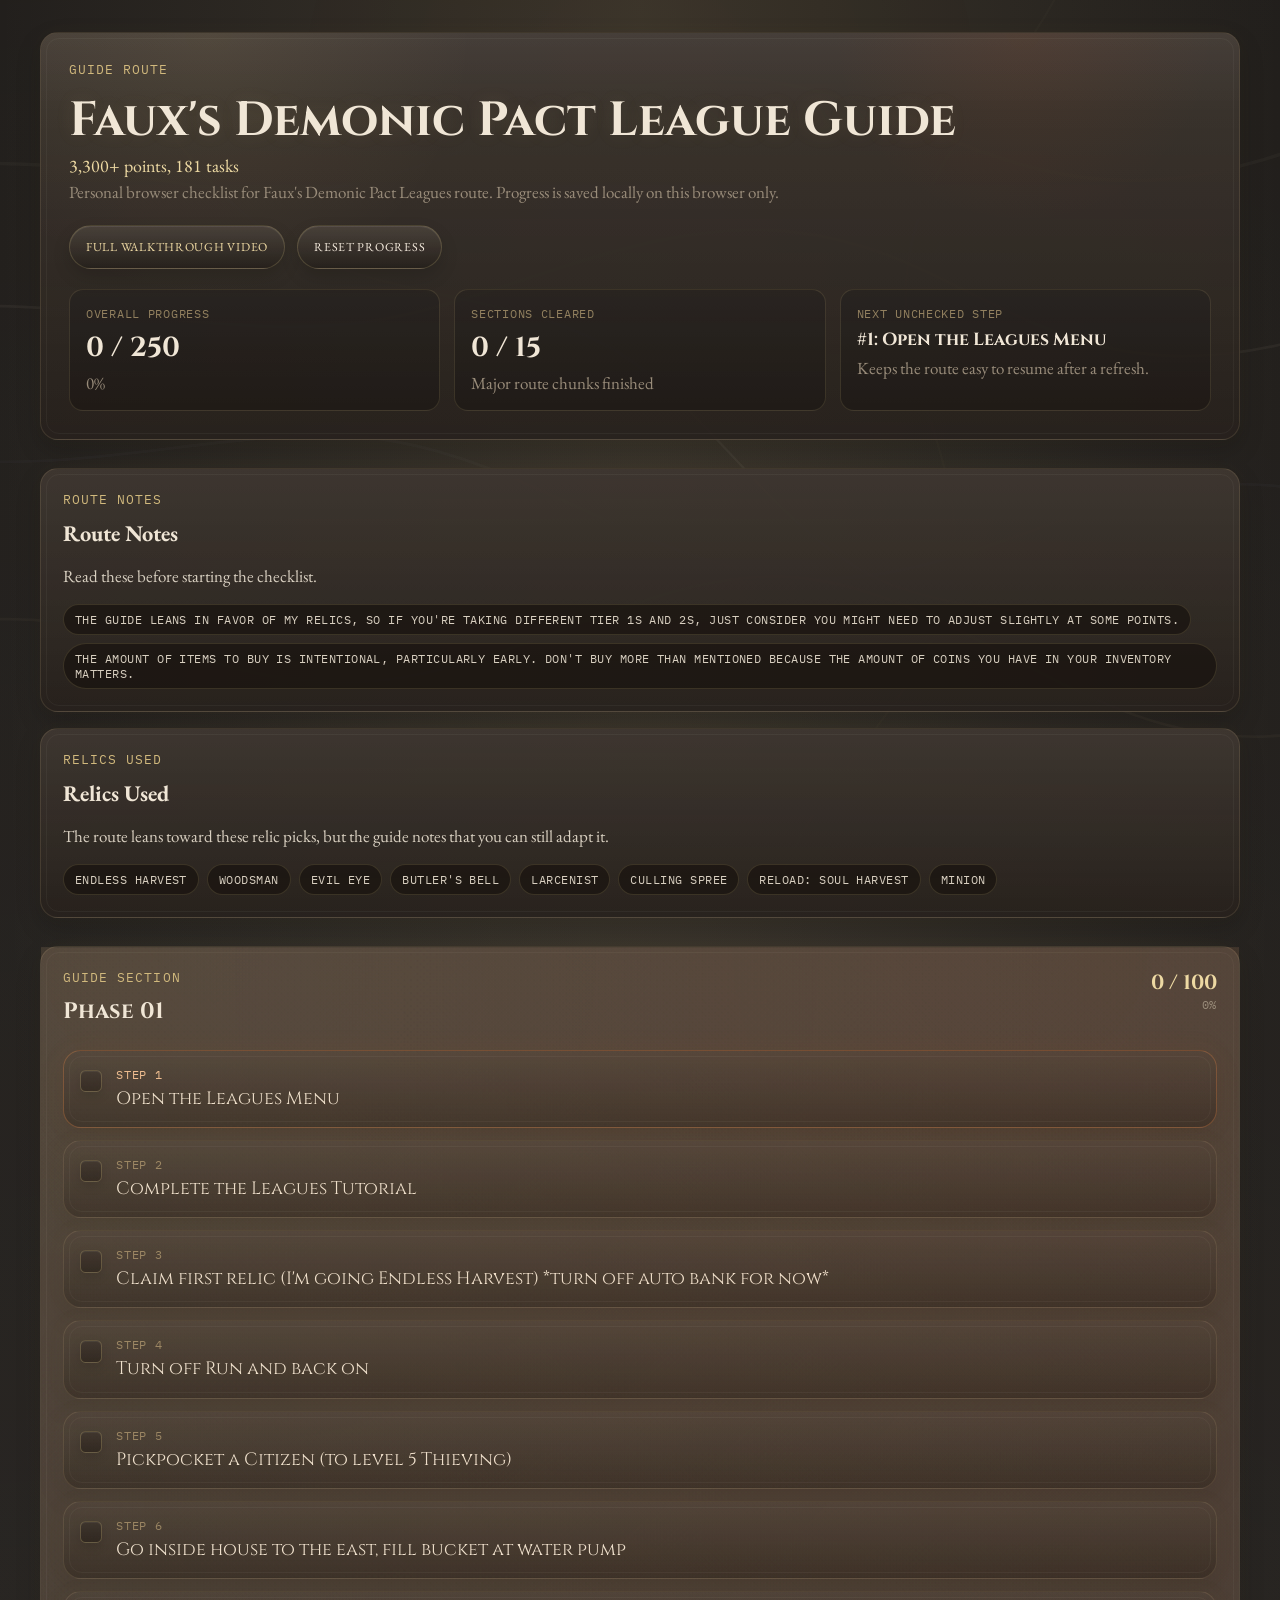
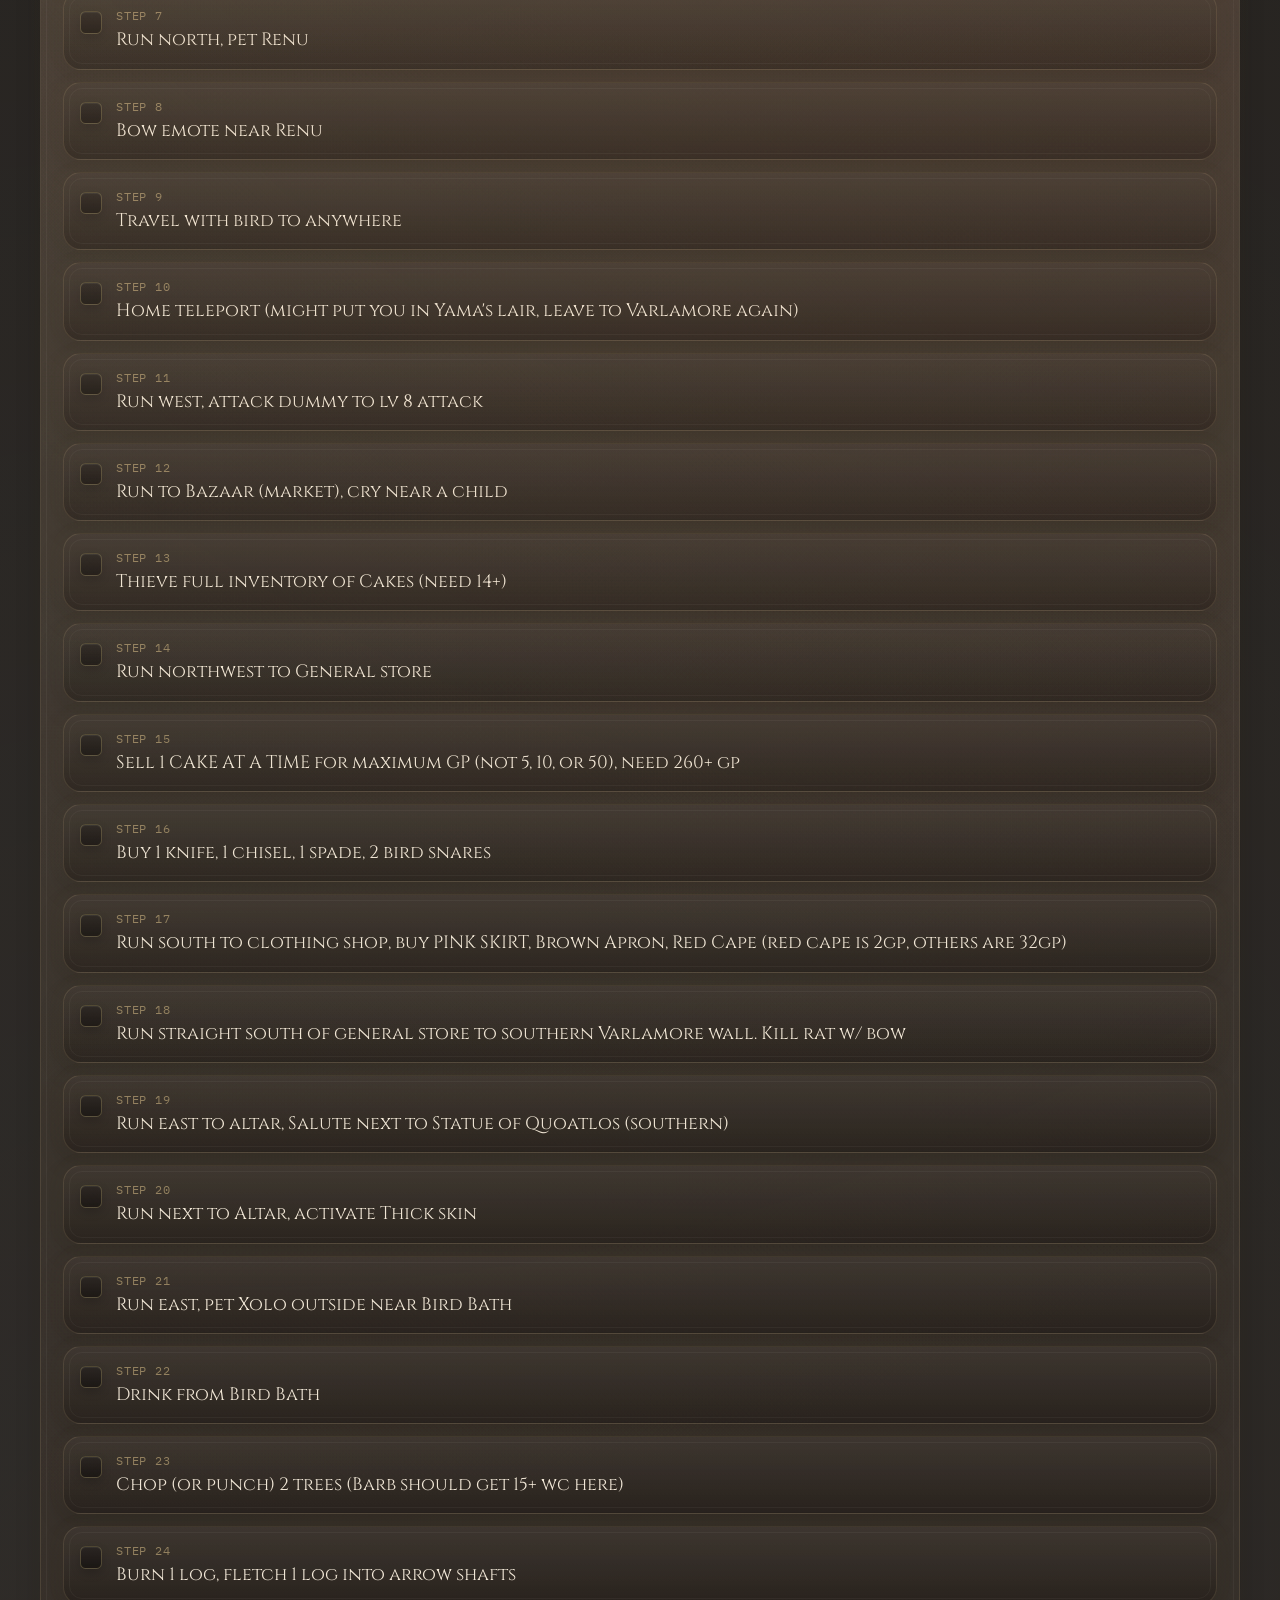
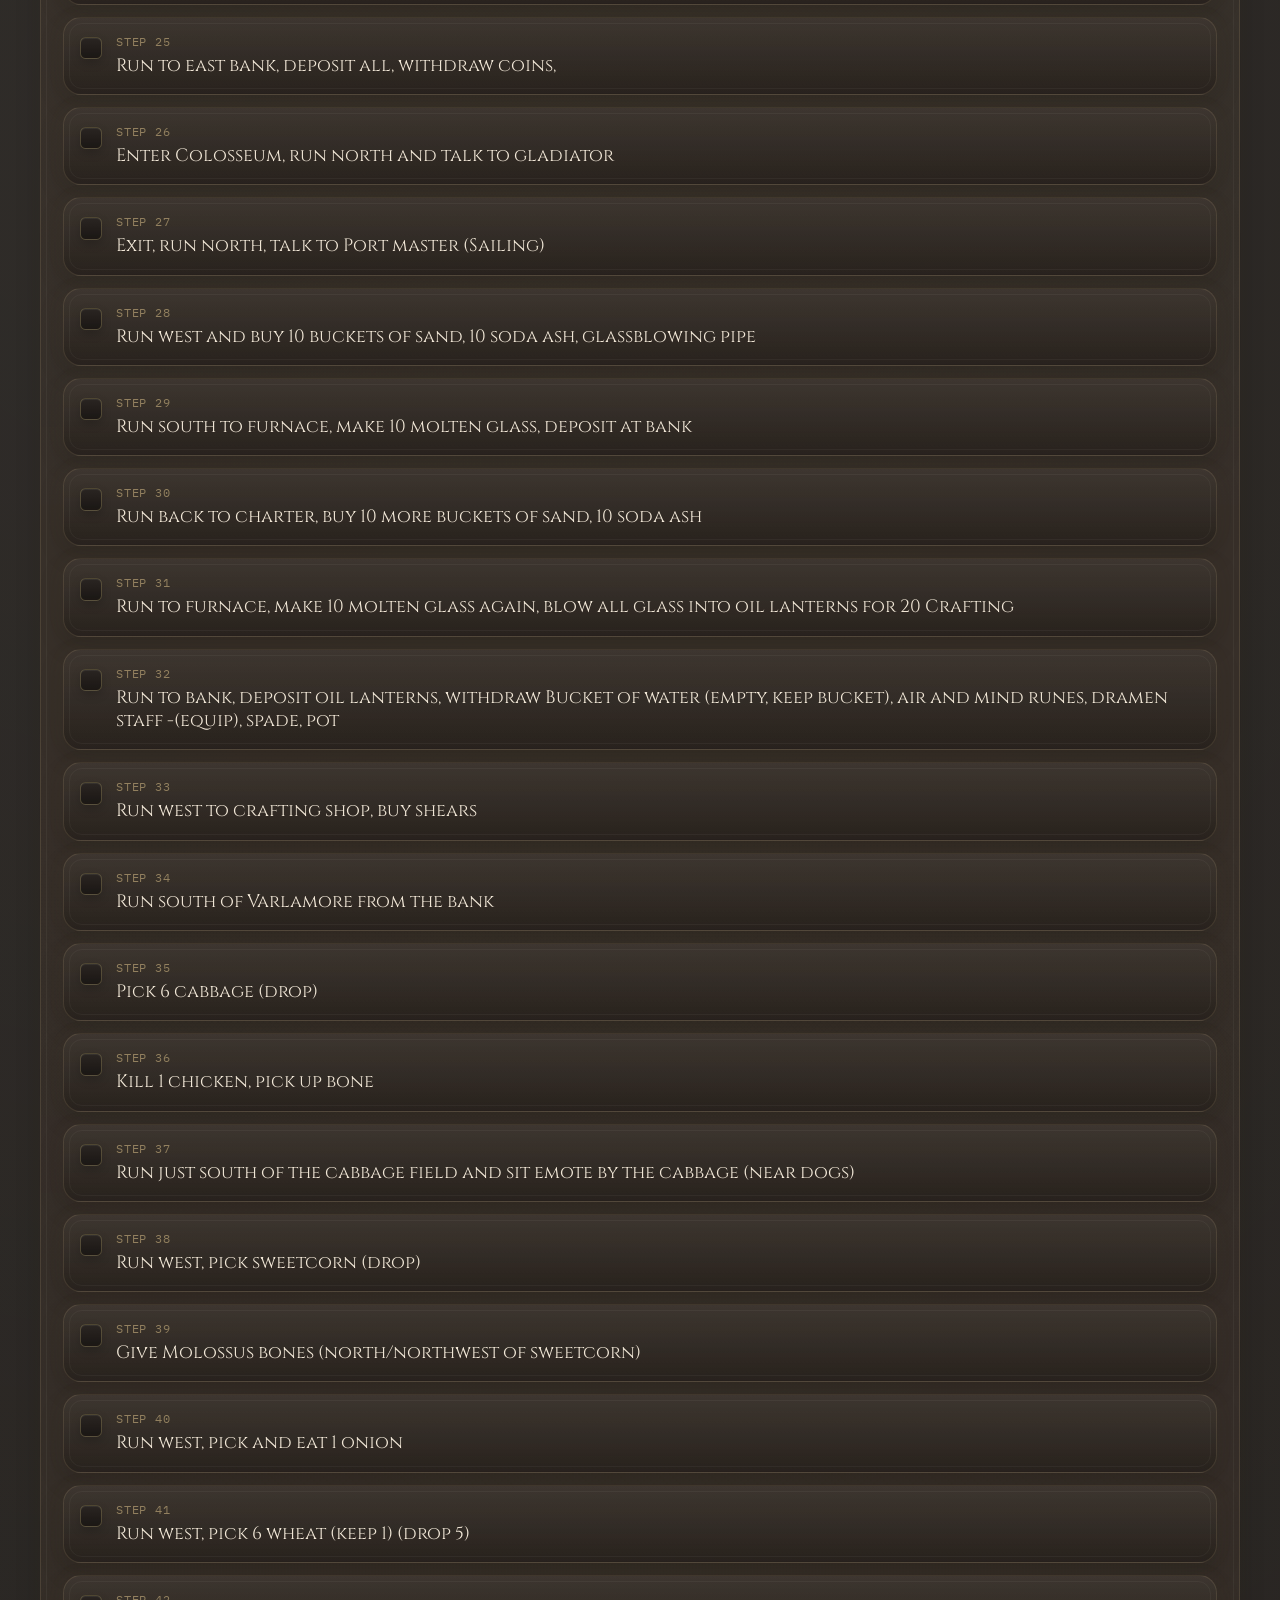
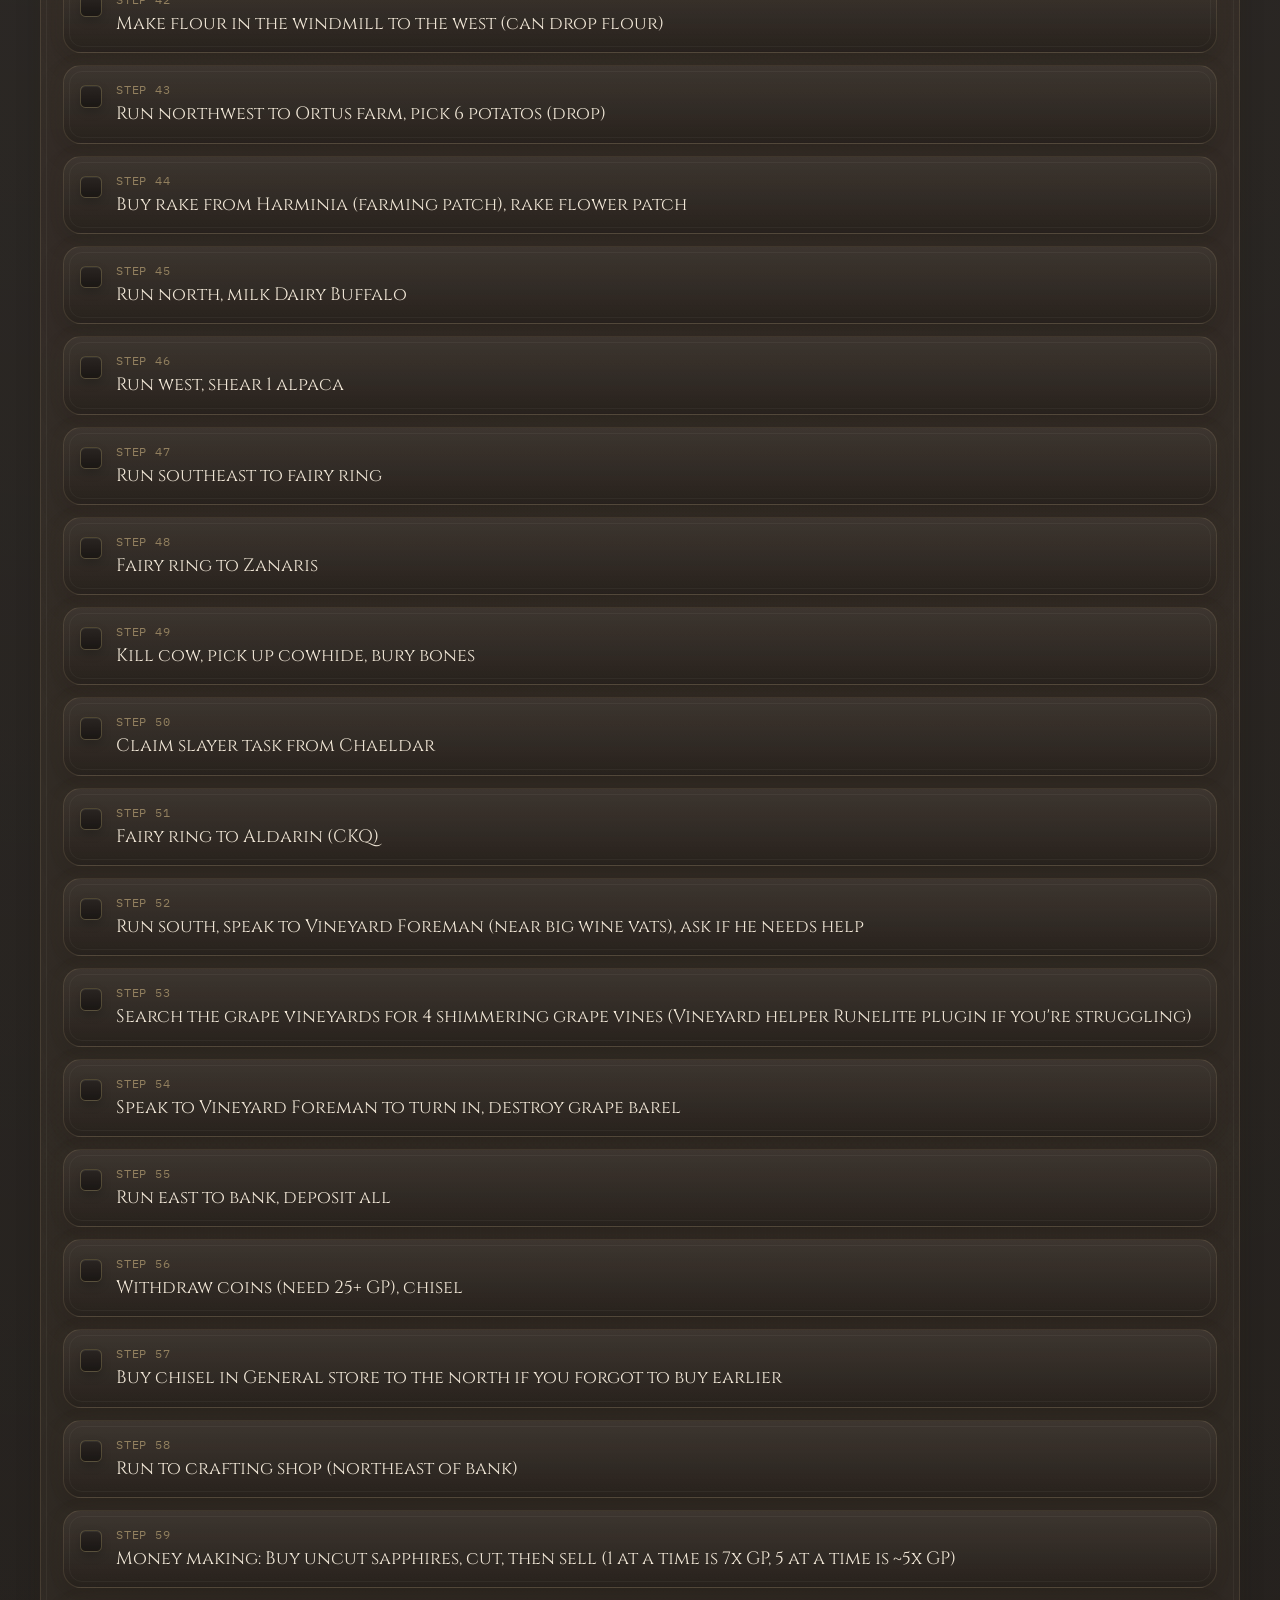
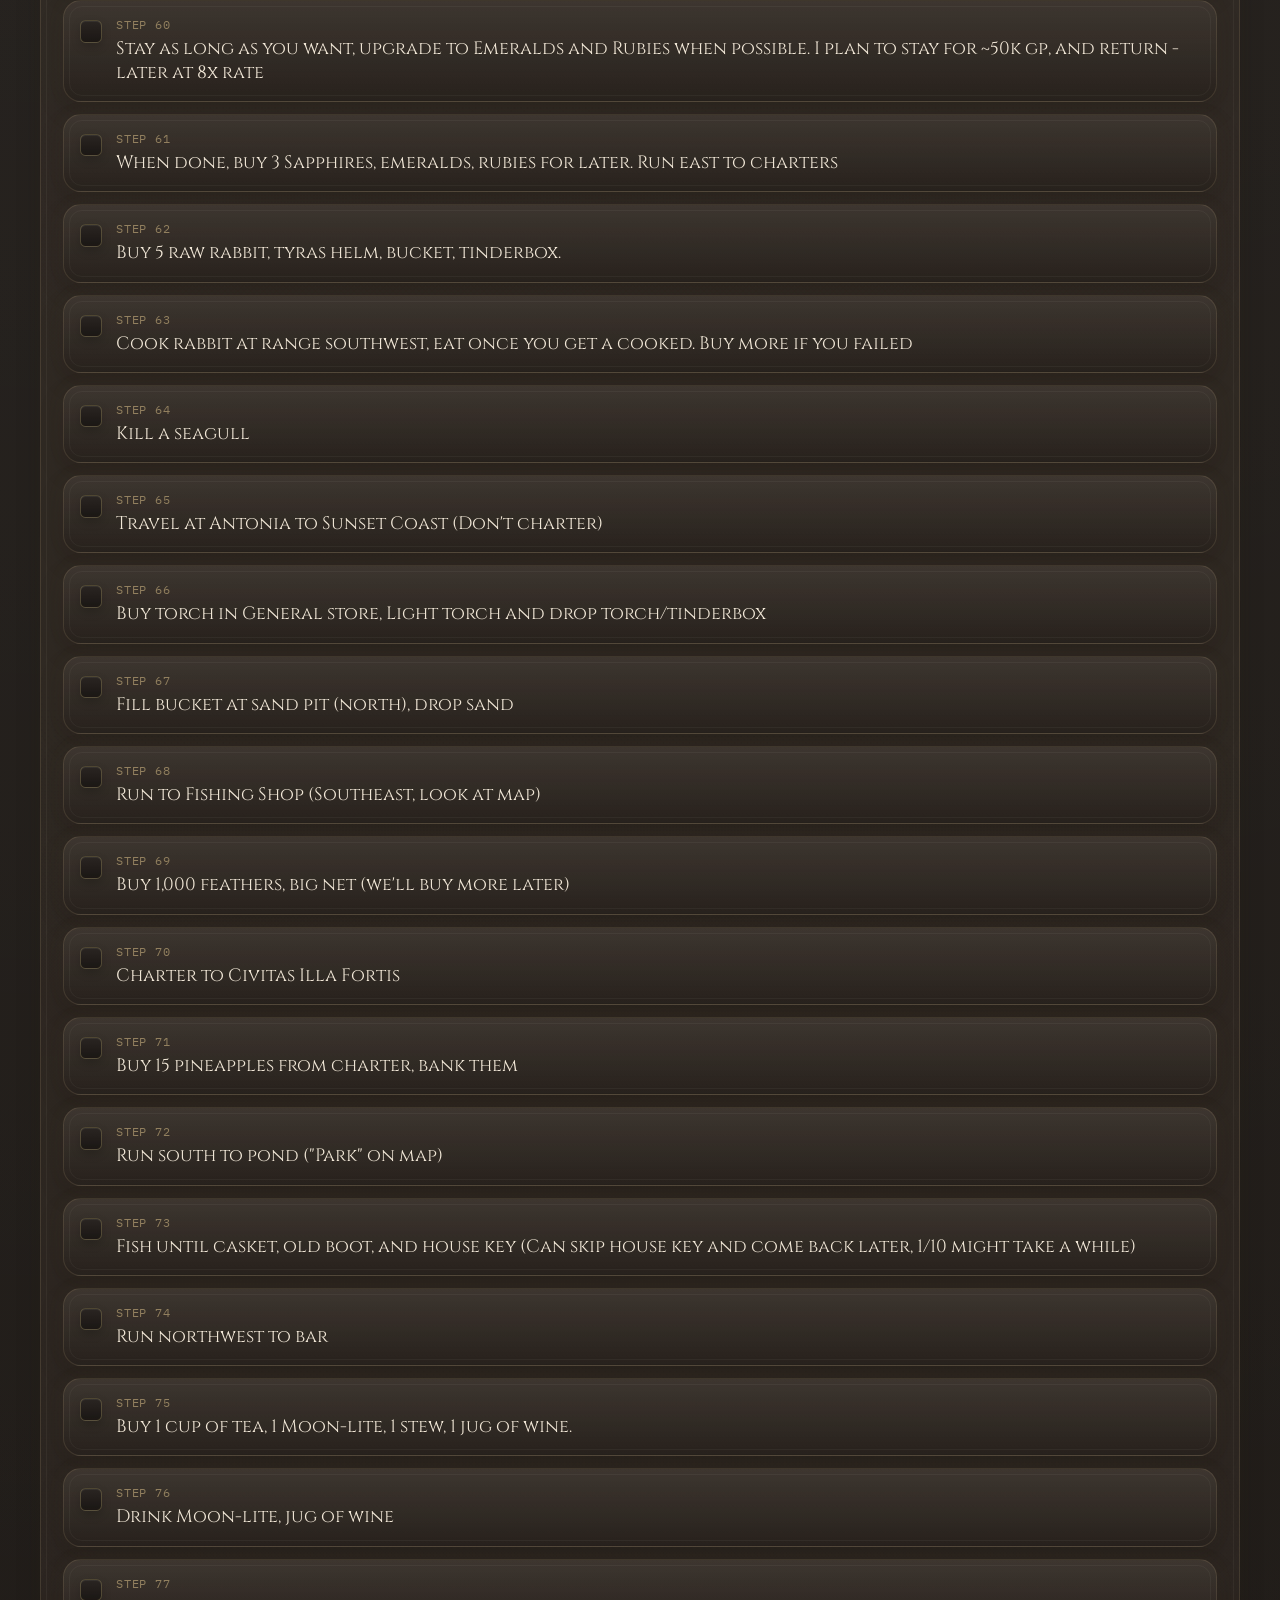
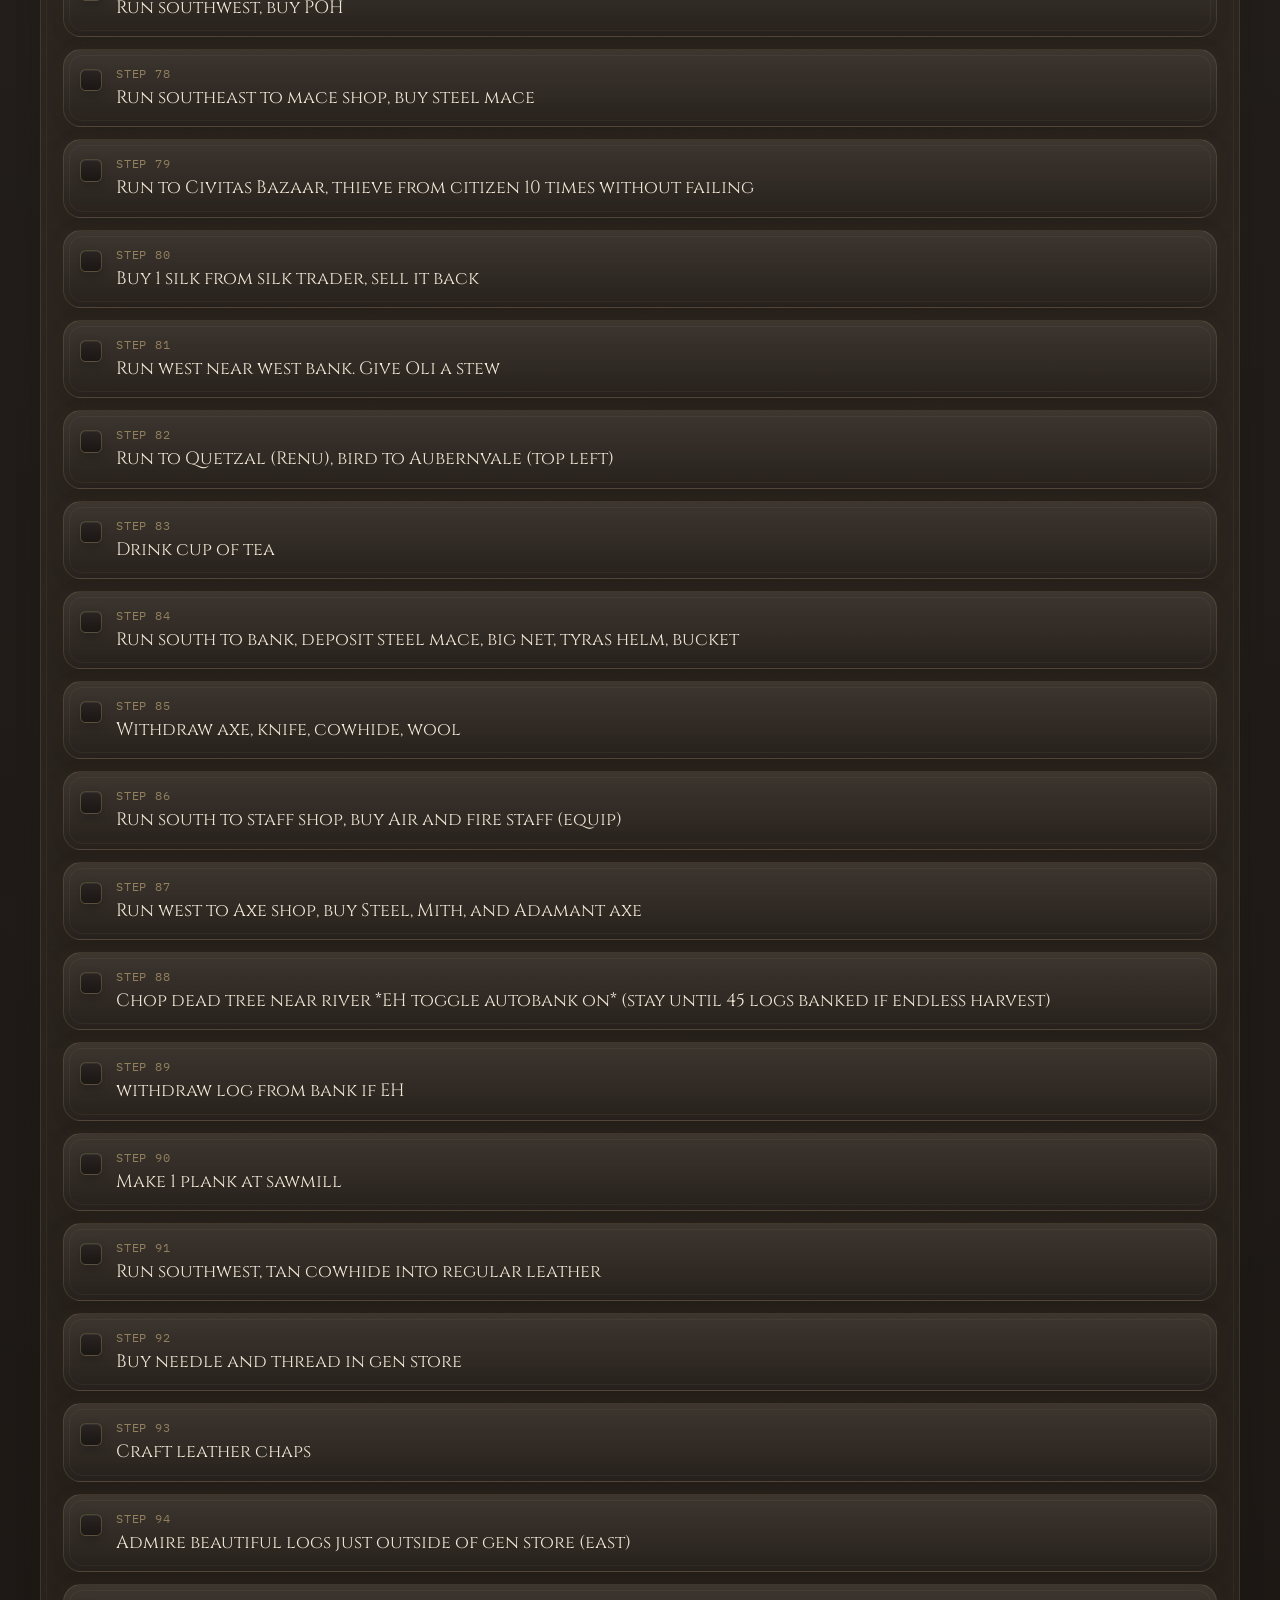
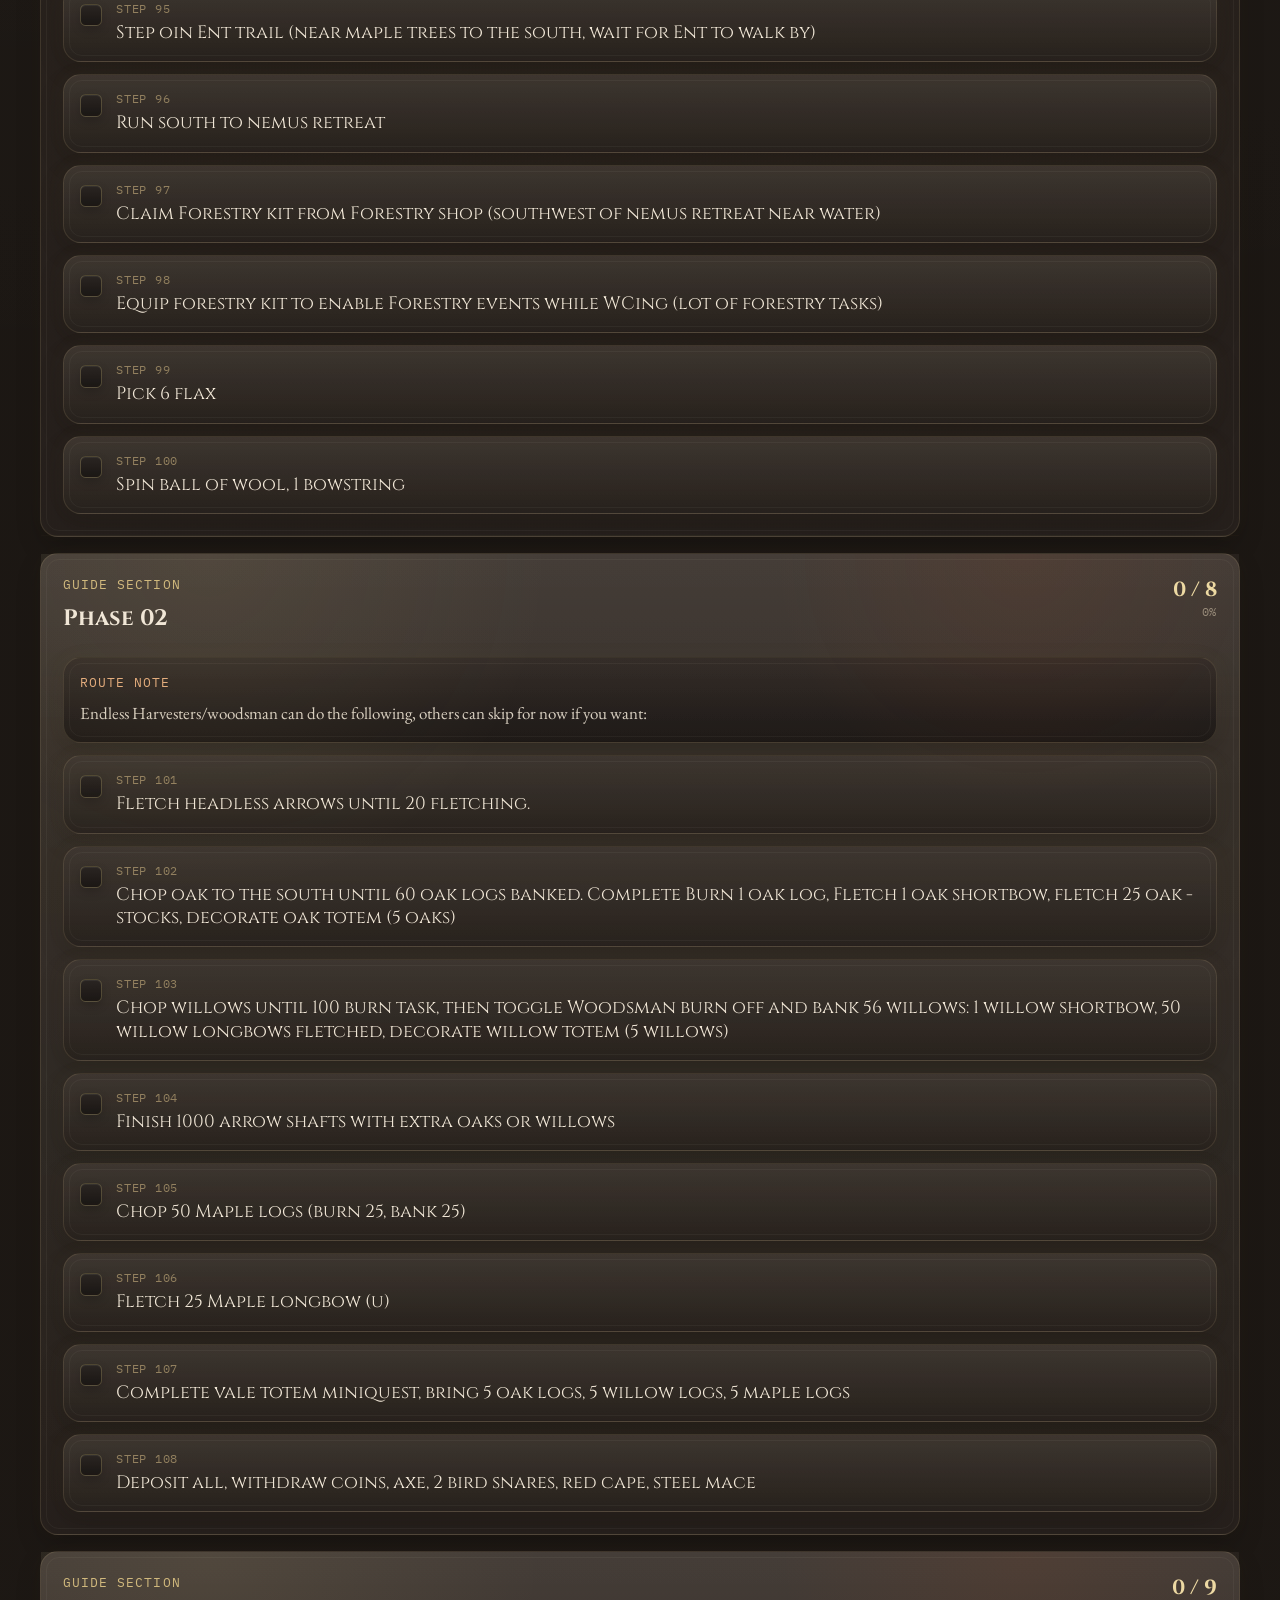
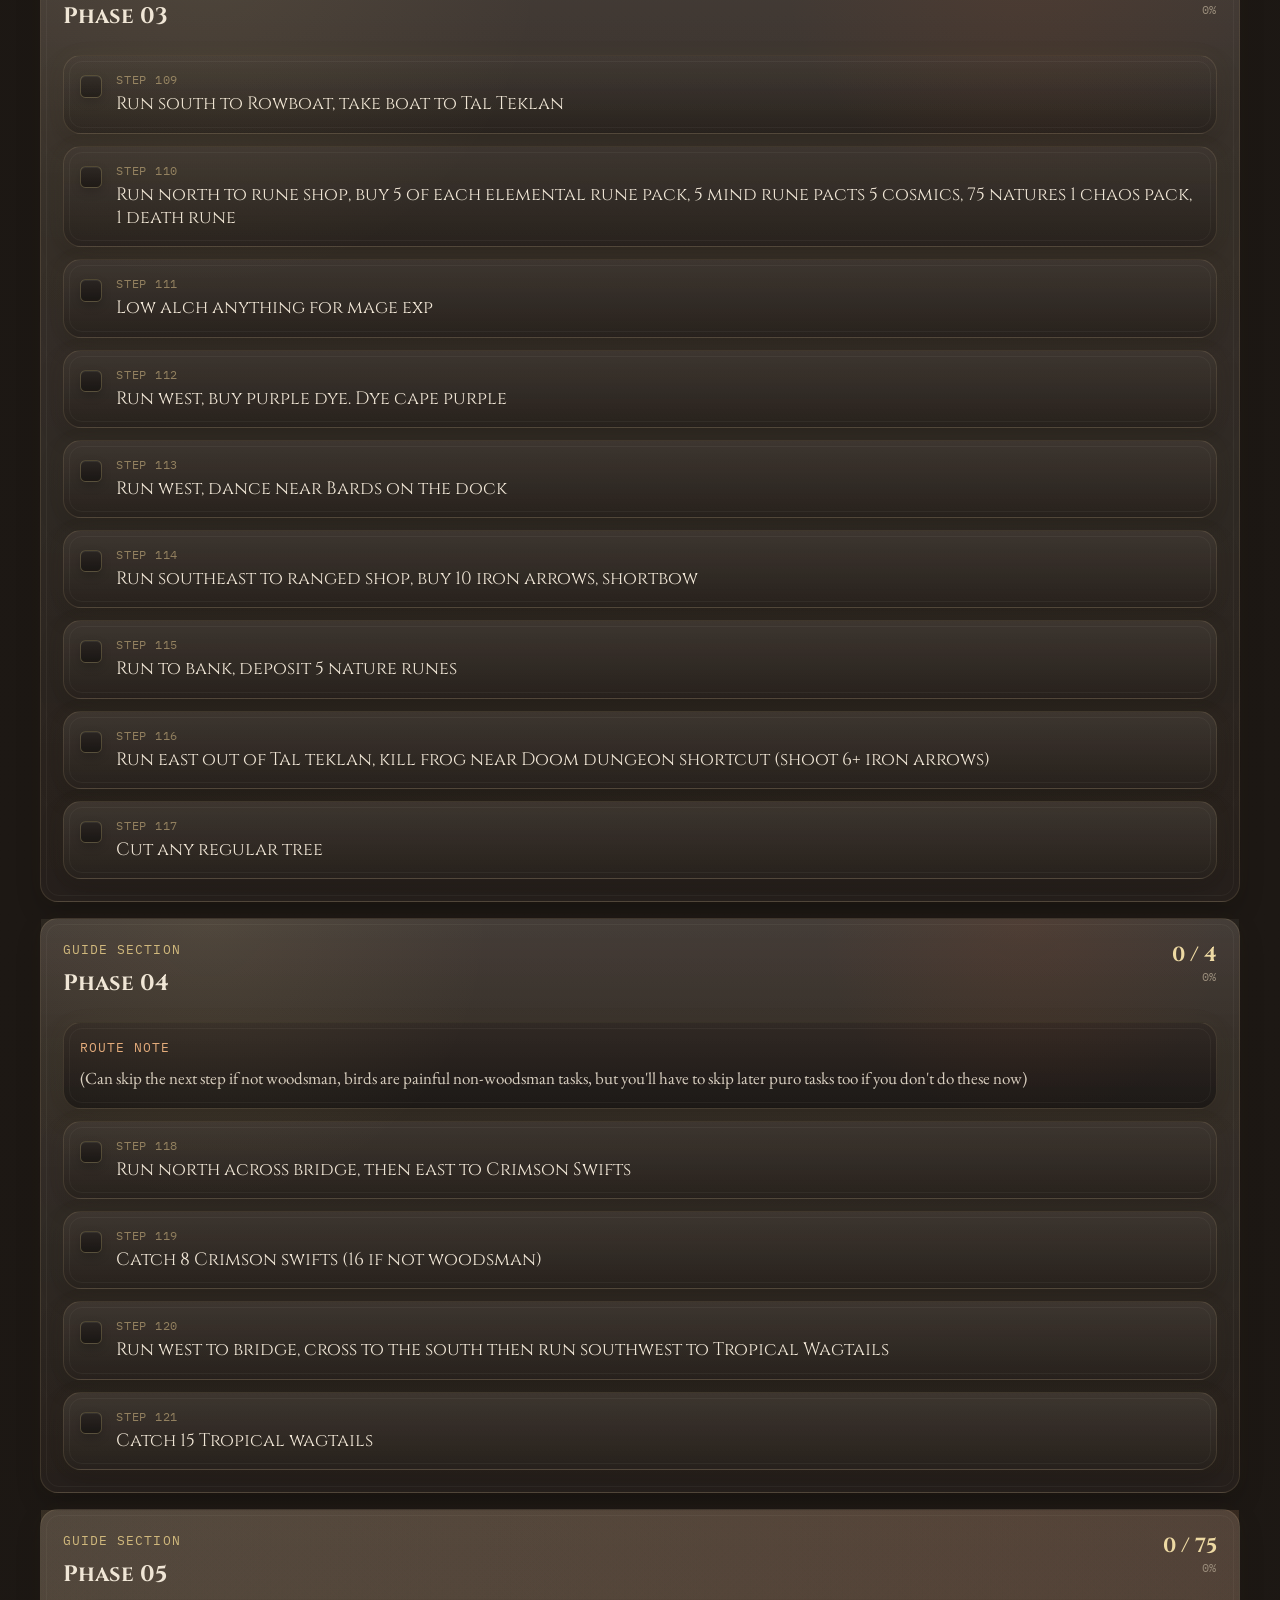
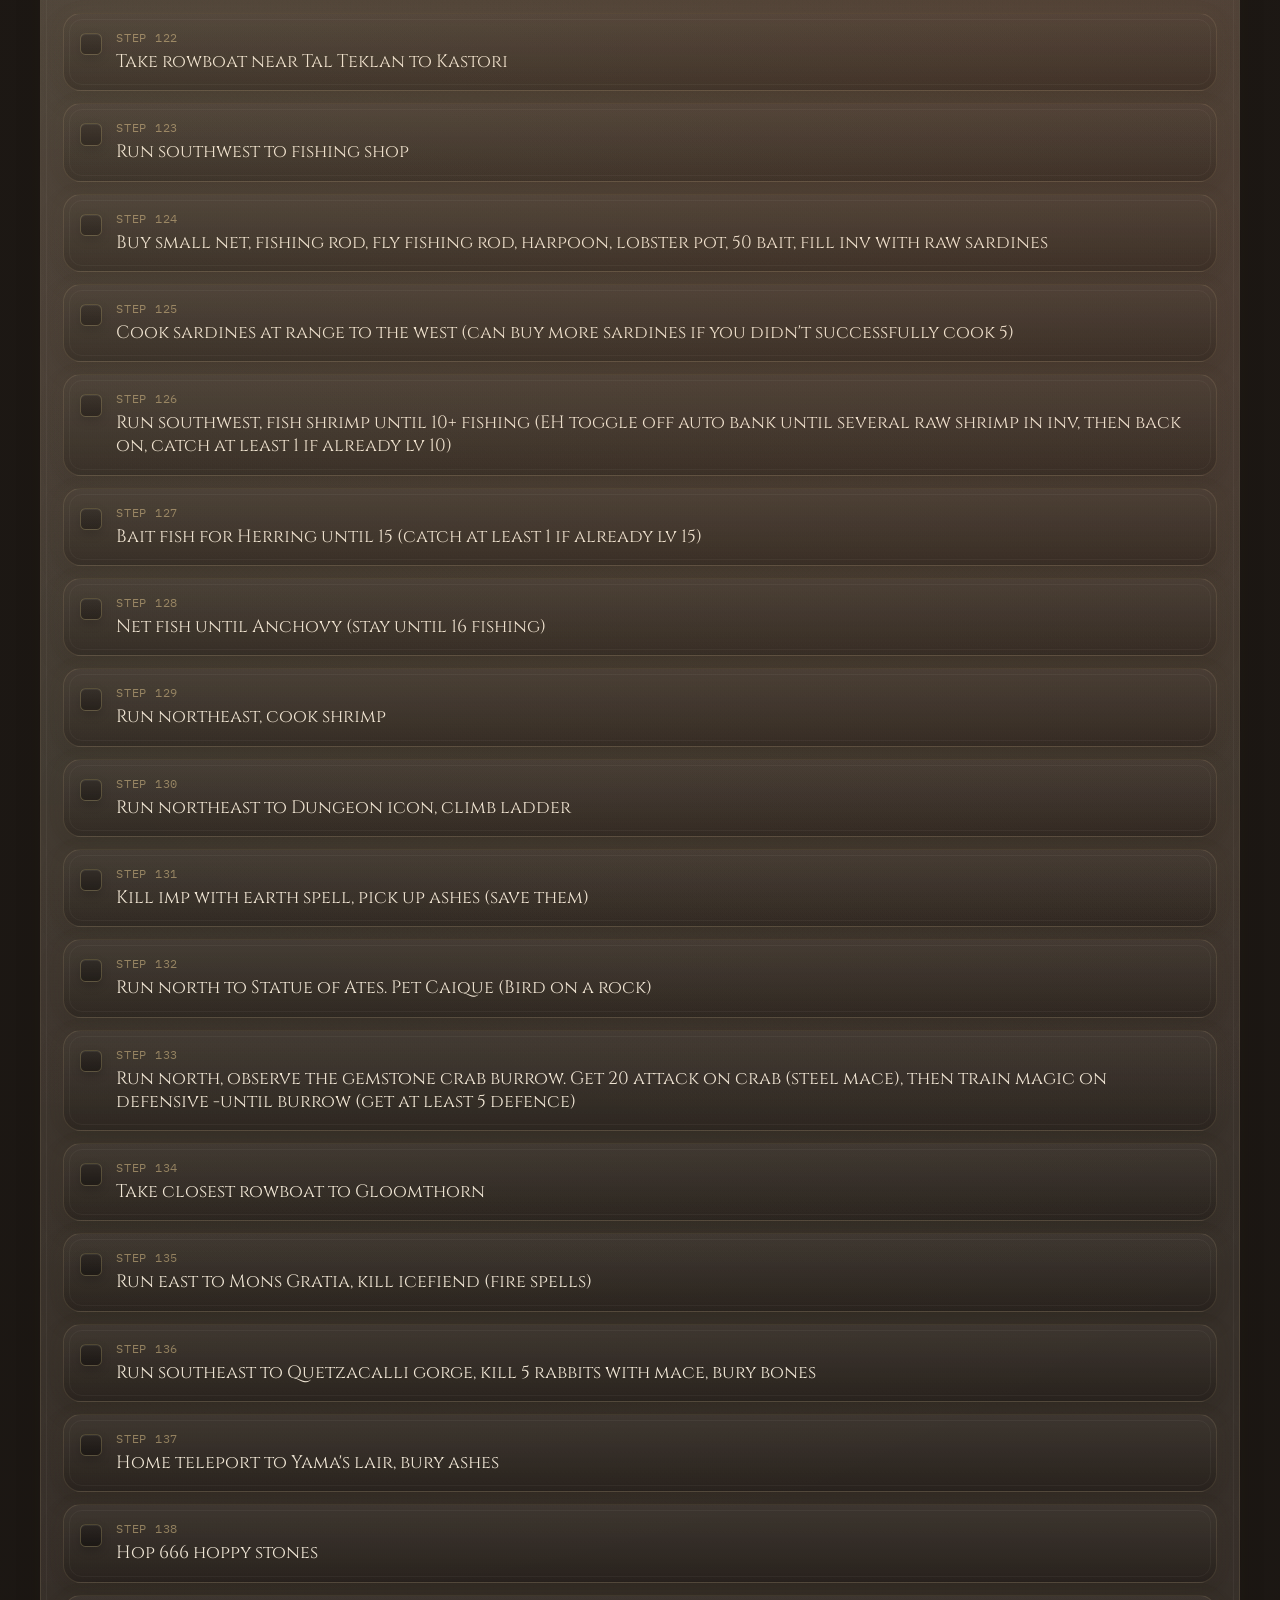
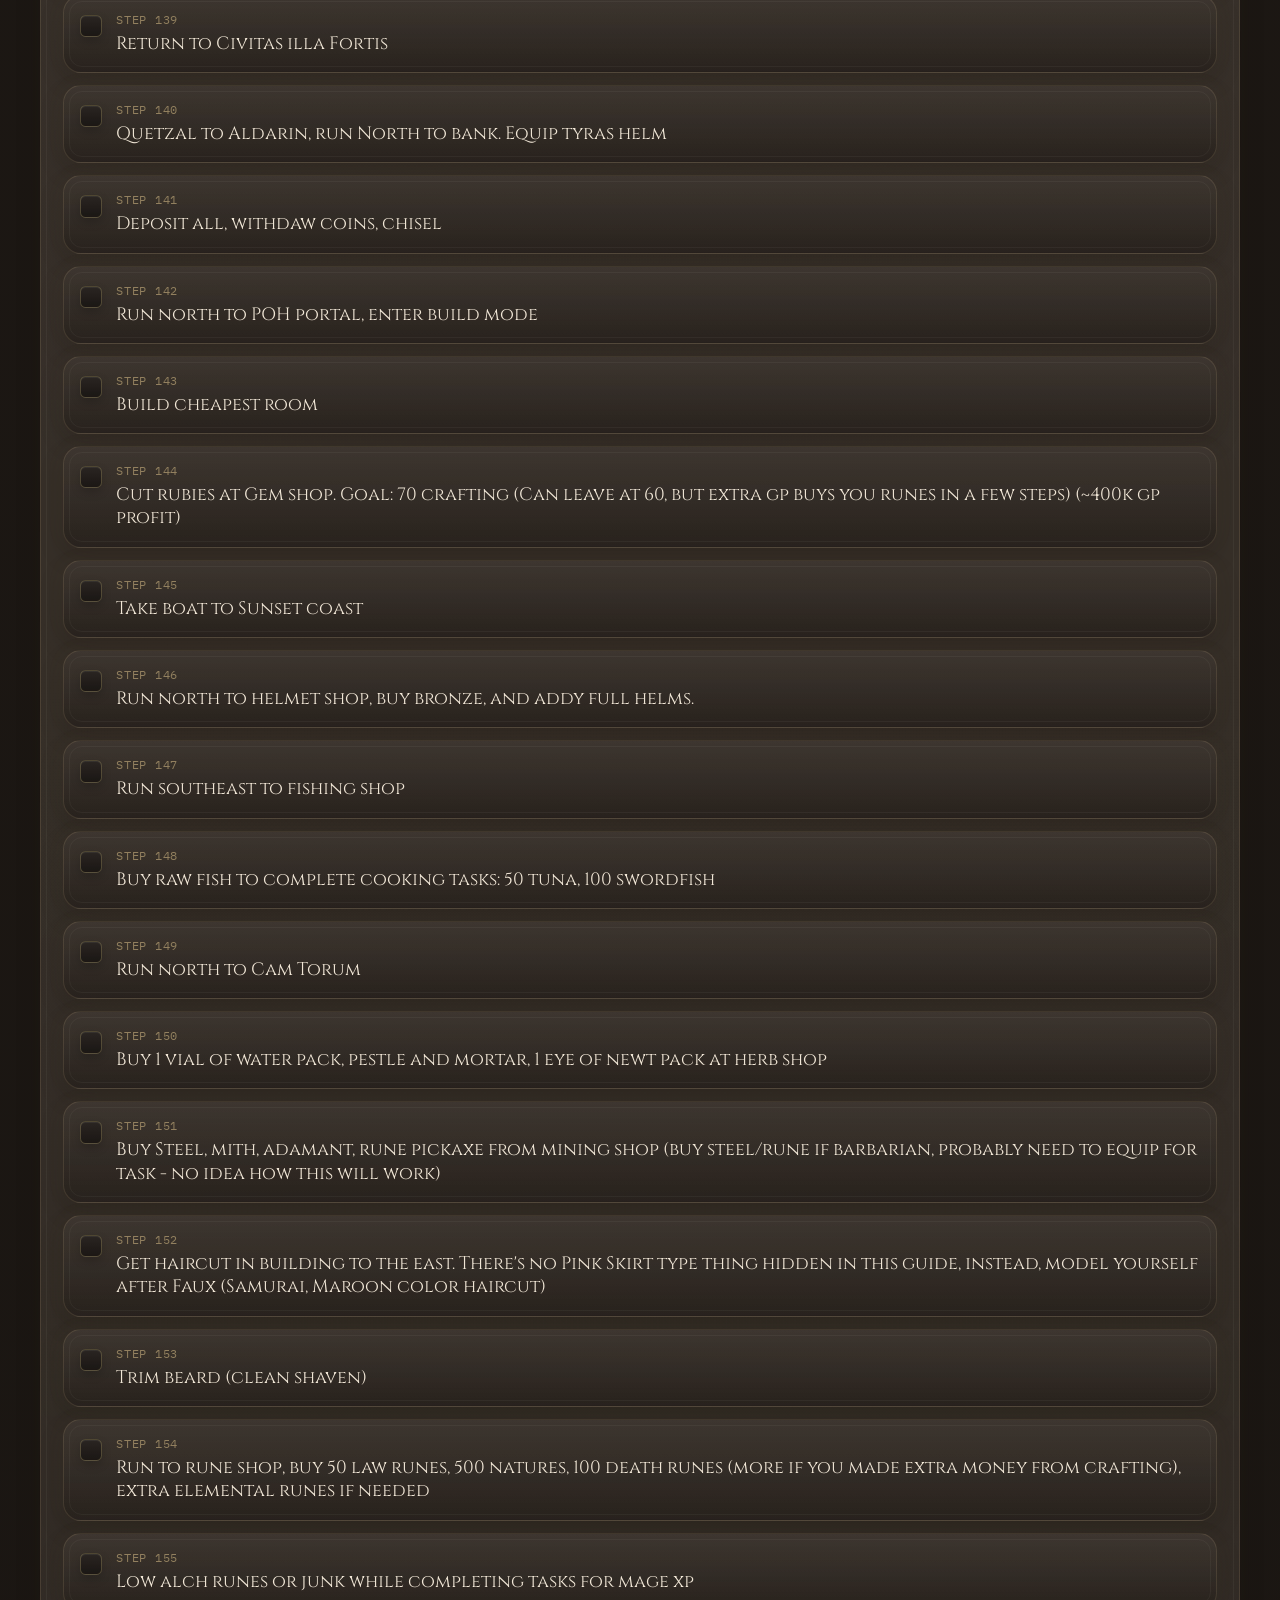
<file: public/leagues/index.html>
<!DOCTYPE html>
<html lang="en">
<head>
  <meta charset="UTF-8">
  <meta name="viewport" content="width=device-width, initial-scale=1.0">
  <title>Demonic Leagues Guide</title>
  <link rel="icon" type="image/svg+xml" href="../favicon.svg">
  <link rel="preconnect" href="https://fonts.googleapis.com">
  <link rel="preconnect" href="https://fonts.gstatic.com" crossorigin>
  <link href="https://fonts.googleapis.com/css2?family=Cinzel:wght@500;700&family=EB+Garamond:wght@400;500;700&family=IBM+Plex+Mono:wght@400;500&display=swap" rel="stylesheet">
  <link rel="stylesheet" href="../styles.css">
  <link rel="stylesheet" href="styles.css">
</head>
<body class="leagues-route">
  <main class="leagues-page">
    <header class="leagues-header leagues-card">
      <div class="leagues-header__copy">
        <p class="leagues-eyebrow">Guide Route</p>
        <h1 id="guide-title">Loading guide...</h1>
        <p class="leagues-subtitle" id="guide-subtitle"></p>
        <p class="leagues-description">
          Personal browser checklist for Faux's Demonic Pact Leagues route. Progress is saved locally on this browser only.
        </p>
      </div>

      <div class="leagues-actions">
        <a class="leagues-button leagues-button--link" id="guide-video-link" href="#" target="_blank" rel="noopener noreferrer" hidden>Full walkthrough video</a>
        <button class="leagues-button leagues-button--ghost" id="reset-progress" type="button">Reset progress</button>
      </div>

      <div class="leagues-progress-grid" aria-live="polite" aria-atomic="true">
        <article class="leagues-stat">
          <p class="leagues-stat__label">Overall Progress</p>
          <strong class="leagues-stat__value" id="progress-ratio">0 / 0</strong>
          <p class="leagues-stat__caption" id="progress-percent">0%</p>
        </article>

        <article class="leagues-stat">
          <p class="leagues-stat__label">Sections Cleared</p>
          <strong class="leagues-stat__value" id="section-ratio">0 / 0</strong>
          <p class="leagues-stat__caption">Major route chunks finished</p>
        </article>

        <article class="leagues-stat leagues-stat--wide">
          <p class="leagues-stat__label">Next Unchecked Step</p>
          <strong class="leagues-stat__value leagues-stat__value--next" id="next-step">Everything checked.</strong>
          <p class="leagues-stat__caption">Keeps the route easy to resume after a refresh.</p>
        </article>
      </div>
    </header>

    <section class="leagues-intro" id="guide-intro"></section>
    <section class="leagues-sections" id="guide-sections"></section>
  </main>

  <script src="app.js" defer></script>
</body>
</html>
</file>
<file: public/styles.css>
/* ─── Design tokens ─────────────────────────────────────────────────────────── */
:root {
  /* Dark card palette */
  --bg:              #0e0c0a;
  --bg-mid:          #141210;
  --bg-raised:       #1a1714;

  /* Surface layers for panels and cards */
  --surface:         #1f1c18;
  --surface-raised:  #262219;
  --surface-panel:   #2a261f;
  --surface-inset:   #16140f;

  /* Borders */
  --border:          rgba(196, 168, 96, 0.12);
  --border-strong:   rgba(196, 168, 96, 0.26);
  --border-dim:      rgba(255, 255, 255, 0.05);

  /* OSRS-style gold palette */
  --gold:            #d6bc72;
  --gold-bright:     #f0db92;
  --gold-dim:        #a48d56;
  --gold-glow:       rgba(214, 188, 114, 0.24);

  /* Ember accent for active/hover states */
  --ember:           #c94e1a;
  --ember-dim:       rgba(201, 78, 26, 0.22);

  /* Text */
  --text:            #d4c9a8;
  --text-bright:     #ede3c4;
  --text-muted:      #7a7060;
  --text-dim:        #4a4438;

  /* Shadows */
  --shadow:          0 16px 36px rgba(0, 0, 0, 0.52);
  --shadow-soft:     0 8px 18px rgba(0, 0, 0, 0.36);

  /* Marble shell palette */
  --shell-bg:              #161310;
  --shell-bg-mid:          #1f1a16;
  --shell-bg-raised:       #29231d;

  --shell-surface:         #221d18;
  --shell-surface-raised:  #2a241f;
  --shell-surface-panel:   #302923;
  --shell-surface-inset:   #1a1612;

  --shell-border:          rgba(210, 185, 134, 0.14);
  --shell-border-strong:   rgba(230, 206, 154, 0.28);
  --shell-border-dim:      rgba(255, 248, 228, 0.08);

  --shell-gold:            #d1b97d;
  --shell-gold-bright:     #edd9a3;
  --shell-gold-dim:        #92805f;
  --shell-gold-glow:       rgba(224, 196, 127, 0.18);

  --shell-text:            #d8cfc0;
  --shell-text-bright:     #f0e6d6;
  --shell-text-muted:      #998c7a;
  --shell-text-dim:        #635949;

  --shell-shadow:          0 18px 40px rgba(0, 0, 0, 0.32);
  --shell-shadow-soft:     0 10px 24px rgba(0, 0, 0, 0.18);

  --board-easy-rgb:        140, 162, 101;
  --board-medium-rgb:      176, 142, 77;
  --board-hard-rgb:        185, 98, 67;
  --board-elite-rgb:       121, 149, 181;

  --board-open-rgb:        120, 111, 94;
  --board-active-rgb:      201, 162, 87;
  --board-cleared-rgb:     118, 164, 108;

}

[data-god-theme="saradomin"] {
  --theme-icon-filter: drop-shadow(0 0 8px rgba(206, 228, 255, 0.24));
}

[data-god-theme="zamorak"] {
  --theme-icon-filter: drop-shadow(0 0 8px rgba(255, 127, 110, 0.22));
}

[data-god-theme="armadyl"] {
  --theme-icon-filter: drop-shadow(0 0 8px rgba(210, 240, 255, 0.22));
}

[data-god-theme="bandos"] {
  --theme-icon-filter: drop-shadow(0 0 8px rgba(188, 205, 120, 0.18));
}

[data-god-theme] .player-type-badge,
[data-god-theme] .metric-icon,
[data-god-theme] .participant-favorite-badge__icon,
[data-god-theme] .team-highlight__icon,
[data-god-theme] .team-card__badge-icon,
[data-god-theme] .team-card__crest-icon,
[data-god-theme] .participant-team-signet__icon,
[data-god-theme] .board-completion__crest-icon {
  filter: var(--theme-icon-filter, none);
}

/* ─── Reset ─────────────────────────────────────────────────────────────────── */
* {
  box-sizing: border-box;
}

.sr-only {
  position: absolute;
  width: 1px;
  height: 1px;
  padding: 0;
  margin: -1px;
  overflow: hidden;
  clip: rect(0, 0, 0, 0);
  white-space: nowrap;
  border: 0;
}

html {
  color-scheme: dark;
}

/* ─── Page ───────────────────────────────────────────────────────────────────── */
body {
  margin: 0;
  min-height: 100vh;
  font-family: "EB Garamond", serif;
  font-size: 17px;
  color: var(--shell-text);
  background:
    radial-gradient(ellipse 84% 36% at 50% 0%, rgba(228, 202, 142, 0.12), transparent 60%),
    radial-gradient(circle at 18% 12%, rgba(255, 255, 255, 0.1), transparent 28%),
    linear-gradient(180deg, #161310 0%, #1d1814 44%, #14110e 100%);
}

/* Shell haze overlay */
body::before {
  content: "";
  position: fixed;
  inset: 0;
  pointer-events: none;
  background-image:
    url("assets/shell-sigil.svg"),
    url("assets/marble-veil.svg"),
    radial-gradient(circle at 50% 10%, rgba(255, 251, 240, 0.04), transparent 44%);
  background-position: center top -94px, center top, center top;
  background-size: min(72vw, 900px), cover, 100% 100%;
  background-repeat: no-repeat, no-repeat, no-repeat;
  opacity: 0.22;
  z-index: 0;
}

.page-shell {
  position: relative;
  z-index: 1;
  width: min(1440px, calc(100% - 24px));
  margin: 0 auto;
  padding: 34px 0 80px;
}

.page-shell::before {
  content: "";
  position: absolute;
  inset: 12px -22px 0;
  border-radius: 30px;
  background:
    linear-gradient(180deg, rgba(255, 255, 255, 0.08), transparent 24%),
    radial-gradient(circle at 50% 0%, rgba(224, 196, 127, 0.08), transparent 30%);
  opacity: 0.32;
  pointer-events: none;
}

.page-shell::after {
  content: "";
  position: absolute;
  inset: 0 -34px auto;
  height: 520px;
  background:
    radial-gradient(ellipse 62% 32% at 50% 0%, rgba(224, 196, 127, 0.08), transparent 76%),
    linear-gradient(180deg, rgba(255, 255, 255, 0.06), transparent 34%);
  pointer-events: none;
  opacity: 0.24;
}

/* ─── Hero ───────────────────────────────────────────────────────────────────── */
.hero {
  position: relative;
  overflow: visible;
  padding: 0 4px 0;
  border: 0;
  border-radius: 0;
  background: transparent;
  box-shadow: none;
}

.hero > * {
  position: relative;
  z-index: 1;
}

.hero::after {
  content: "";
  position: absolute;
  inset: -12px -24px auto;
  height: 120px;
  background:
    radial-gradient(ellipse 42% 52% at 28% 0%, rgba(224, 196, 127, 0.08), transparent 72%),
    radial-gradient(ellipse 34% 42% at 72% 0%, rgba(255, 255, 255, 0.05), transparent 76%);
  pointer-events: none;
  opacity: 0.8;
}

.hero::selection {
  background: rgba(214, 188, 114, 0.28);
}

.hero-main {
  position: relative;
  z-index: auto;
  display: grid;
  justify-items: center;
  gap: 0;
}

.hero-copy {
  position: relative;
  display: grid;
  place-items: center;
  min-width: 0;
  width: 100%;
  margin-top: -42px;
  margin-bottom: -82px;
  z-index: 1;
  pointer-events: none;
  transform: translateX(-8px);
}

.hero-aside {
  position: relative;
  display: flex;
  flex-wrap: wrap;
  align-items: center;
  justify-content: center;
  gap: 8px 12px;
  min-width: 0;
  width: 100%;
  max-width: 920px;
  z-index: 12;
  margin-bottom: -56px;
}

.hero-aside::before {
  content: none;
}

.hero-copy::after {
  content: "";
  display: block;
  width: min(100%, 580px);
  height: 1px;
  margin-top: -30px;
  background: linear-gradient(90deg, transparent, rgba(224, 196, 127, 0.3), rgba(255, 255, 255, 0.08), transparent);
}

.hero-logo {
  display: block;
  width: clamp(250px, 40vw, 430px);
  height: auto;
  filter:
    drop-shadow(0 18px 28px rgba(0, 0, 0, 0.28))
    drop-shadow(0 0 26px rgba(224, 196, 127, 0.09));
}

.hero-tools {
  position: relative;
  z-index: 20;
  display: flex;
  flex-wrap: wrap;
  gap: 8px;
  align-items: center;
  justify-content: center;
  flex-shrink: 0;
}

.tabs-panel {
  position: relative;
  z-index: 9;
  margin-top: -18px;
}

/* ─── Typography ────────────────────────────────────────────────────────────── */
.team-label,
.participant-team,
.participant-stats dt,
.info-popover__label {
  font-family: "IBM Plex Mono", monospace;
  letter-spacing: 0.06em;
  text-transform: uppercase;
}

.team-label {
  margin: 0 0 10px;
  color: var(--gold-dim);
  font-size: 0.82rem;
}

.hero h1,
.panel h2,
.team-name,
.participant-name {
  margin: 0;
  font-family: "Cinzel", serif;
  font-weight: 700;
  line-height: 1.05;
}

.participant-name {
  color: color-mix(in srgb, var(--gold-bright) 76%, rgb(var(--participant-team-glow-rgb)) 24%);
}

.hero h1 {
  font-size: clamp(1.45rem, 3.2vw, 2.05rem);
  color: var(--shell-gold-bright);
  text-shadow:
    0 0 14px rgba(224, 196, 127, 0.14),
    0 1px 0 rgba(0, 0, 0, 0.45);
}

/* ─── Hero meta row ──────────────────────────────────────────────────────────── */
.hero-meta {
  display: flex;
  flex-wrap: wrap;
  align-items: center;
  justify-content: center;
  gap: 6px;
  margin-top: 0;
  font-family: "IBM Plex Mono", monospace;
  font-size: 0.76rem;
  letter-spacing: 0.05em;
  text-transform: uppercase;
  max-width: 100%;
}

.hero-meta__dates,
.hero-meta__countdown {
  position: relative;
  display: inline-flex;
  align-items: center;
  gap: 7px;
  padding: 4px 10px;
  border: 1px solid var(--shell-border);
  border-radius: 999px;
  background:
    linear-gradient(180deg, rgba(255, 255, 255, 0.07), rgba(255, 255, 255, 0.02)),
    linear-gradient(180deg, rgba(49, 43, 36, 0.82), rgba(29, 24, 20, 0.84));
  color: var(--shell-text-muted);
  white-space: nowrap;
  box-shadow:
    inset 0 1px 0 rgba(255, 255, 255, 0.08),
    0 8px 16px rgba(0, 0, 0, 0.12);
}

.hero-meta__dates::before,
.hero-meta__countdown::before {
  content: "";
  width: 7px;
  height: 7px;
  border: 1px solid rgba(196, 159, 92, 0.42);
  background: linear-gradient(180deg, rgba(240, 219, 146, 0.24), rgba(255, 255, 255, 0.2));
  transform: rotate(45deg);
  box-shadow: 0 0 8px rgba(224, 196, 127, 0.1);
  flex-shrink: 0;
}

.hero-meta__countdown {
  color: var(--shell-gold);
  border-color: var(--shell-border-strong);
}

.hero-meta__discord {
  display: inline-flex;
  align-items: center;
  gap: 6px;
  padding: 4px 10px;
  border: 1px solid rgba(185, 151, 97, 0.28);
  border-radius: 999px;
  background:
    linear-gradient(180deg, rgba(255, 255, 255, 0.07), rgba(255, 255, 255, 0.022)),
    linear-gradient(180deg, rgba(53, 46, 39, 0.86), rgba(31, 26, 21, 0.88));
  color: color-mix(in srgb, var(--shell-gold) 78%, #b7a690 22%);
  text-decoration: none;
  white-space: nowrap;
  box-shadow:
    inset 0 1px 0 rgba(255, 255, 255, 0.08),
    0 8px 16px rgba(0, 0, 0, 0.12);
  transition: background 160ms ease, border-color 160ms ease, color 160ms ease, box-shadow 160ms ease, transform 160ms ease;
}

.hero-meta__discord:hover {
  background:
    linear-gradient(180deg, rgba(255, 255, 255, 0.1), rgba(255, 255, 255, 0.03)),
    linear-gradient(180deg, rgba(60, 52, 43, 0.9), rgba(36, 30, 24, 0.9));
  border-color: rgba(185, 151, 97, 0.42);
  color: var(--shell-gold-bright);
  box-shadow:
    inset 0 1px 0 rgba(255, 255, 255, 0.1),
    0 10px 18px rgba(0, 0, 0, 0.14);
  transform: translateY(-1px);
}

.discord-icon {
  display: block;
  width: 14px;
  height: 14px;
  fill: currentColor;
  flex-shrink: 0;
}

/* ─── Info chip ──────────────────────────────────────────────────────────────── */
.info-chip {
  position: relative;
  display: inline-flex;
  flex: none;
  height: 32px;
  overflow: visible;
  align-items: flex-start;
  z-index: 12;
}

.info-chip.is-open {
  z-index: 80;
}

.info-chip__button {
  display: grid;
  place-items: center;
  width: 32px;
  height: 32px;
  padding: 0;
  border: 1px solid var(--shell-border-strong);
  border-radius: 999px;
  background:
    linear-gradient(180deg, rgba(255, 255, 255, 0.08), rgba(255, 255, 255, 0.022)),
    linear-gradient(180deg, rgba(51, 44, 37, 0.88), rgba(30, 25, 20, 0.9));
  cursor: pointer;
  overflow: hidden;
  transition: border-color 160ms ease, background 160ms ease, box-shadow 160ms ease, transform 160ms ease;
}

.info-chip__button::before {
  content: "";
  position: absolute;
  inset: 4px;
  border: 1px solid rgba(255, 245, 214, 0.05);
  border-radius: inherit;
  pointer-events: none;
}

.info-chip__button::after {
  content: "";
  position: absolute;
  inset: -30% auto -30% -140%;
  width: 55%;
  background: linear-gradient(90deg, transparent, rgba(255, 245, 214, 0.18), transparent);
  transform: skewX(-24deg);
  opacity: 0;
}

.info-chip__button img {
  display: block;
  width: 18px;
  height: 18px;
}

.info-chip:hover .info-chip__button,
.info-chip:focus-within .info-chip__button,
.info-chip.is-open .info-chip__button {
  border-color: var(--shell-gold);
  background:
    linear-gradient(180deg, rgba(255, 255, 255, 0.12), rgba(255, 255, 255, 0.03)),
    linear-gradient(180deg, rgba(60, 52, 43, 0.92), rgba(35, 29, 24, 0.94));
  box-shadow: 0 10px 18px rgba(0, 0, 0, 0.14);
  transform: translateY(-1px);
}

.info-chip:hover .info-chip__button::after,
.info-chip:focus-within .info-chip__button::after,
.info-chip.is-open .info-chip__button::after {
  animation: hero-tool-shine 900ms ease forwards;
}

.info-chip__button:focus-visible,
.tab-button:focus-visible {
  outline: 2px solid var(--shell-gold);
  outline-offset: 2px;
}

/* ─── Info popover ───────────────────────────────────────────────────────────── */
.info-popover {
  position: absolute;
  top: calc(100% + 10px);
  left: 50%;
  right: auto;
  z-index: 90;
  width: min(360px, calc(100vw - 32px));
  padding: 16px;
  border: 1px solid var(--shell-border-strong);
  border-radius: 16px;
  background:
    radial-gradient(circle at 50% 0%, rgba(224, 196, 127, 0.08), transparent 28%),
    linear-gradient(180deg, rgba(46, 40, 34, 0.96), rgba(27, 23, 19, 0.97));
  box-shadow:
    var(--shell-shadow),
    inset 0 1px 0 rgba(255, 255, 255, 0.08),
    0 10px 22px rgba(0, 0, 0, 0.18);
  opacity: 0;
  pointer-events: none;
  transform: translate(-50%, 6px);
  transform-origin: top center;
  transition: opacity 160ms ease, transform 160ms ease;
}

.info-popover::after {
  content: "";
  position: absolute;
  inset: 7px;
  border: 1px solid rgba(255, 245, 214, 0.05);
  border-radius: 10px;
  background:
    linear-gradient(180deg, rgba(255, 255, 255, 0.022), transparent 22%);
  pointer-events: none;
}

.info-popover::before {
  content: "";
  position: absolute;
  top: -7px;
  left: 50%;
  width: 13px;
  height: 13px;
  transform: translateX(-50%) rotate(45deg);
  border-left: 1px solid var(--shell-border-strong);
  border-top: 1px solid var(--shell-border-strong);
  background: rgba(43, 37, 31, 0.98);
}

.info-chip:hover .info-popover,
.info-chip:focus-within .info-popover,
.info-chip.is-open .info-popover {
  opacity: 1;
  pointer-events: auto;
  transform: translate(-50%, 0);
}

.info-popover__label {
  position: relative;
  z-index: 1;
  margin: 0 0 14px;
  color: var(--shell-gold);
  font-size: 0.88rem;
  text-align: center;
}

.info-popover__content {
  display: grid;
  gap: 10px;
  position: relative;
  z-index: 1;
}

.info-popover__content--stats {
  grid-template-columns: repeat(2, minmax(0, 1fr));
}

/* ─── Main layout ────────────────────────────────────────────────────────────── */
main {
  position: relative;
  z-index: 1;
  display: grid;
  gap: 12px;
  margin-top: 8px;
}

/* ─── Panels ─────────────────────────────────────────────────────────────────── */
.panel,
.team-card,
.participant-card,
.stat-card,
.rule-card {
  position: relative;
}

.panel,
.team-card,
.participant-card {
  border: 1px solid var(--border);
  border-radius: 16px;
  background:
    linear-gradient(180deg, rgba(255, 255, 255, 0.4), rgba(255, 255, 255, 0.08)),
    color-mix(in srgb, var(--surface) 84%, transparent 16%);
  box-shadow:
    var(--shadow-soft),
    0 0 22px rgba(224, 196, 127, 0.05);
  backdrop-filter: blur(4px);
}

/* Subtle inner border detail */
.panel::before,
.team-card::before,
.participant-card::before {
  content: "";
  position: absolute;
  inset: 5px;
  border: 1px solid var(--border-dim);
  border-radius: 12px;
  pointer-events: none;
}

.panel {
  padding: 24px;
  overflow: hidden;
}

.panel--board {
  overflow: visible;
}

.panel {
  color: var(--shell-text);
  border-color: var(--shell-border);
  background:
    linear-gradient(180deg, rgba(255, 255, 255, 0.08), rgba(255, 255, 255, 0.02)),
    color-mix(in srgb, var(--shell-surface) 84%, transparent 16%);
  box-shadow:
    var(--shell-shadow-soft),
    0 0 18px rgba(224, 196, 127, 0.03);
}

.panel::before {
  border-color: var(--shell-border-dim);
}

.team-card,
.participant-card {
  color: var(--text);
}

.panel::after {
  content: "";
  position: absolute;
  inset: 0;
  background:
    radial-gradient(circle at 12% 0%, rgba(224, 196, 127, 0.05), transparent 20%),
    linear-gradient(180deg, rgba(255, 255, 255, 0.06), transparent 18%);
  pointer-events: none;
}

.panel--nav {
  padding: 10px 8px 16px;
  border: 0;
  background: transparent;
  box-shadow: none;
  backdrop-filter: none;
}

.panel--nav::before,
.panel--nav::after {
  display: none;
}

.panel--section {
  background:
    radial-gradient(circle at 50% 0%, rgba(224, 196, 127, 0.05), transparent 24%),
    linear-gradient(180deg, rgba(255, 255, 255, 0.07), rgba(255, 255, 255, 0.018)),
    color-mix(in srgb, var(--shell-surface) 86%, transparent 14%);
}

.panel--teams::after,
.panel--roster::after {
  background:
    radial-gradient(circle at 12% 0%, rgba(224, 196, 127, 0.05), transparent 20%),
    radial-gradient(circle at 88% 0%, rgba(255, 255, 255, 0.05), transparent 18%),
    linear-gradient(180deg, rgba(255, 255, 255, 0.05), transparent 18%);
}

/* ─── Tabs ───────────────────────────────────────────────────────────────────── */
.tabs-panel {
  position: relative;
  z-index: 1;
  overflow: visible;
}

.tabs-panel__well {
  position: relative;
  display: flex;
  justify-content: center;
  padding: 2px 4px 0;
  z-index: 2;
}

.tabs {
  position: relative;
  display: inline-grid;
  gap: 0;
  width: min(780px, 100%);
  padding: 0;
}

.tabs--primary {
  grid-template-columns: minmax(0, 1fr) auto minmax(0, 1fr);
  align-items: stretch;
}

.tab-button {
  position: relative;
  border: 1px solid rgba(240, 219, 146, 0.14);
  border-radius: 999px;
  min-height: 3.45rem;
  padding: 10px 18px;
  background:
    linear-gradient(180deg, rgba(255, 255, 255, 0.09), rgba(255, 255, 255, 0.026)),
    linear-gradient(180deg, rgba(49, 42, 35, 0.88), rgba(28, 24, 20, 0.9));
  color: var(--shell-text-muted);
  font-family: "IBM Plex Mono", monospace;
  font-size: 0.82rem;
  letter-spacing: 0.06em;
  text-transform: uppercase;
  cursor: pointer;
  overflow: hidden;
  transition: background 160ms ease, color 160ms ease, box-shadow 160ms ease, transform 160ms ease, border-color 160ms ease;
  box-shadow:
    inset 0 1px 0 rgba(255, 255, 255, 0.08),
    0 8px 18px rgba(0, 0, 0, 0.14);
}

.tabs--primary > .tab-button {
  align-self: center;
}

.tabs--primary > .tab-button:first-child {
  margin-right: -16px;
  padding-right: 32px;
}

.tabs--primary > .tab-button:last-child {
  margin-left: -16px;
  padding-left: 32px;
}

.tab-button::before {
  content: "";
  position: absolute;
  inset: 5px 10px;
  border-radius: inherit;
  border: 1px solid rgba(255, 245, 214, 0.05);
  opacity: 1;
  pointer-events: none;
  transition: opacity 160ms ease;
}

.tab-button:hover,
.tab-button:focus-visible {
  color: var(--shell-gold);
  border-color: rgba(240, 219, 146, 0.18);
}

.tab-button.is-active {
  background:
    radial-gradient(circle at 50% 0%, rgba(245, 228, 178, 0.18), transparent 66%),
    linear-gradient(180deg, rgba(82, 71, 57, 0.9), rgba(51, 43, 34, 0.88));
  color: var(--shell-gold-bright);
  border: 1px solid rgba(240, 219, 146, 0.22);
  box-shadow:
    inset 0 1px 0 rgba(255, 255, 255, 0.08),
    0 8px 16px rgba(0, 0, 0, 0.14);
}

.tab-button:hover {
  transform: translateY(-1px);
}

.nav-board-wrap {
  position: relative;
  display: flex;
  align-self: stretch;
  margin: -18px 0 -6px;
  z-index: 3;
  transform: translateX(-6px);
}

.nav-board-button {
  appearance: none;
  position: relative;
  display: inline-flex;
  align-items: center;
  justify-content: center;
  width: 6.25rem;
  min-width: 6.25rem;
  height: 6.25rem;
  aspect-ratio: 1 / 1;
  padding: 0;
  border: 1px solid rgba(245, 228, 178, 0.42);
  border-radius: 50%;
  background:
    radial-gradient(circle at 50% 50%, rgba(255, 250, 236, 0.04), transparent 62%),
    radial-gradient(circle at 50% 22%, rgba(245, 228, 178, 0.26), transparent 52%),
    radial-gradient(circle at 34% 28%, rgba(255, 255, 255, 0.14), transparent 34%),
    linear-gradient(180deg, rgba(255, 255, 255, 0.13), rgba(255, 255, 255, 0.03)),
    linear-gradient(180deg, rgba(72, 61, 49, 0.97), rgba(39, 32, 26, 0.98));
  box-shadow:
    inset 0 1px 0 rgba(255, 255, 255, 0.14),
    inset 0 0 0 1px rgba(255, 244, 214, 0.06),
    inset 0 -8px 14px rgba(0, 0, 0, 0.18),
    0 0 22px rgba(224, 196, 127, 0.1),
    0 16px 28px rgba(0, 0, 0, 0.2);
  color: var(--shell-gold-bright);
  cursor: pointer;
  transform: translateY(-2px);
  transition: transform 180ms ease, box-shadow 180ms ease, border-color 180ms ease, background 180ms ease;
  overflow: hidden;
}

.nav-board-button__icon {
  display: block;
  position: relative;
  z-index: 1;
  width: 3.2rem;
  height: 3.2rem;
  filter:
    drop-shadow(0 1px 0 rgba(255, 255, 255, 0.16))
    drop-shadow(0 0 12px rgba(224, 196, 127, 0.14));
}

.nav-board-button__icon::selection {
  background: transparent;
}

.nav-board-button::before {
  content: "";
  position: absolute;
  inset: 6px;
  border: 1px solid rgba(255, 246, 221, 0.08);
  border-radius: inherit;
  box-shadow:
    inset 0 1px 0 rgba(255, 255, 255, 0.06),
    inset 0 -1px 0 rgba(0, 0, 0, 0.18);
  pointer-events: none;
}

.nav-board-button::after {
  content: "";
  position: absolute;
  inset: 14px;
  border-radius: 50%;
  background:
    radial-gradient(circle at 34% 28%, rgba(255, 255, 255, 0.14), transparent 34%),
    radial-gradient(circle at 50% 50%, rgba(224, 196, 127, 0.08), transparent 68%);
  box-shadow:
    inset 0 1px 0 rgba(255, 255, 255, 0.08),
    inset 0 -4px 8px rgba(0, 0, 0, 0.16),
    0 0 0 1px rgba(255, 244, 214, 0.04);
  pointer-events: none;
}

.nav-board-button::selection {
  background: transparent;
}

.nav-board-button::before,
.nav-board-button::after,
.nav-board-button__icon,
.nav-board-button__shine {
  pointer-events: none;
}

.nav-board-button__shine {
  position: absolute;
  top: -34%;
  bottom: -34%;
  left: -145%;
  width: 62%;
  background: linear-gradient(90deg, transparent, rgba(255, 250, 236, 0.28), transparent);
  transform: skewX(-22deg);
  opacity: 0;
  pointer-events: none;
  z-index: 2;
}

.nav-board-button:hover,
.nav-board-button:focus-visible,
.nav-board-button.is-active,
.nav-board-button[aria-selected="true"] {
  border-color: rgba(245, 228, 178, 0.54);
  box-shadow:
    inset 0 1px 0 rgba(255, 255, 255, 0.16),
    inset 0 0 0 1px rgba(255, 244, 214, 0.08),
    inset 0 -8px 14px rgba(0, 0, 0, 0.18),
    0 0 26px rgba(224, 196, 127, 0.14),
    0 18px 30px rgba(0, 0, 0, 0.22);
}

.nav-board-button:hover::before,
.nav-board-button:focus-visible::before,
.nav-board-button.is-active::before,
.nav-board-button[aria-selected="true"]::before {
  background: linear-gradient(180deg, rgba(255, 255, 255, 0.04), transparent 24%);
}

.nav-board-button:hover::after,
.nav-board-button:focus-visible::after,
.nav-board-button.is-active::after,
.nav-board-button[aria-selected="true"]::after {
  box-shadow:
    inset 0 1px 0 rgba(255, 255, 255, 0.1),
    inset 0 -4px 8px rgba(0, 0, 0, 0.16),
    0 0 0 1px rgba(255, 244, 214, 0.05);
}

.nav-board-button:hover .nav-board-button__icon,
.nav-board-button:focus-visible .nav-board-button__icon,
.nav-board-button.is-active .nav-board-button__icon,
.nav-board-button[aria-selected="true"] .nav-board-button__icon {
  filter:
    drop-shadow(0 1px 0 rgba(255, 255, 255, 0.18))
    drop-shadow(0 0 15px rgba(224, 196, 127, 0.18));
}

.nav-board-button:hover .nav-board-button__shine,
.nav-board-button:focus-visible .nav-board-button__shine,
.nav-board-button.is-active .nav-board-button__shine,
.nav-board-button[aria-selected="true"] .nav-board-button__shine {
  animation: board-shine 900ms ease forwards;
}

.nav-board-button.is-active,
.nav-board-button[aria-selected="true"] {
  background:
    radial-gradient(circle at 50% 0%, rgba(245, 228, 178, 0.22), transparent 66%),
    radial-gradient(circle at 50% 50%, rgba(255, 250, 236, 0.05), transparent 62%),
    radial-gradient(circle at 50% 22%, rgba(245, 228, 178, 0.28), transparent 52%),
    radial-gradient(circle at 34% 28%, rgba(255, 255, 255, 0.16), transparent 34%),
    linear-gradient(180deg, rgba(255, 255, 255, 0.13), rgba(255, 255, 255, 0.03)),
    linear-gradient(180deg, rgba(77, 66, 54, 0.98), rgba(44, 36, 29, 0.98));
  transform: translateY(-3px);
}

.nav-board-button__tooltip {
  position: absolute;
  top: calc(100% + 10px);
  left: 50%;
  z-index: 6;
  padding: 6px 10px;
  border: 1px solid rgba(240, 219, 146, 0.22);
  border-radius: 999px;
  background:
    linear-gradient(180deg, rgba(255, 255, 255, 0.1), rgba(255, 255, 255, 0.03)),
    linear-gradient(180deg, rgba(46, 40, 34, 0.96), rgba(27, 23, 19, 0.96));
  box-shadow:
    inset 0 1px 0 rgba(255, 255, 255, 0.08),
    0 10px 18px rgba(0, 0, 0, 0.18);
  color: var(--shell-text-bright);
  font-family: "IBM Plex Mono", monospace;
  font-size: 0.72rem;
  letter-spacing: 0.04em;
  text-transform: uppercase;
  white-space: nowrap;
  opacity: 0;
  pointer-events: none;
  transform: translateX(-50%) translateY(-4px);
  transition: opacity 160ms ease, transform 160ms ease;
}

.nav-board-wrap:hover .nav-board-button__tooltip,
.nav-board-wrap:focus-within .nav-board-button__tooltip {
  opacity: 1;
  transform: translateX(-50%) translateY(0);
}

.tab-panel {
  animation: rise 220ms ease both;
}

.panel h2,
.panel h2 {
  color: var(--text-bright);
  font-size: 1.5rem;
}

/* ─── Grids ──────────────────────────────────────────────────────────────────── */
.stats-grid,
.teams-grid,
.participants-list,
.info-popover__content--rules {
  display: grid;
  gap: 14px;
}

.stats-grid {
  grid-template-columns: repeat(2, minmax(0, 1fr));
}

.board-summary {
  display: grid;
  grid-template-columns: repeat(2, minmax(0, 1fr));
  gap: 10px;
}

/* ─── Stat & rule cards ──────────────────────────────────────────────────────── */
.stat-card,
.rule-card {
  padding: 14px;
  border: 1px solid var(--shell-border);
  border-radius: 12px;
  background:
    linear-gradient(180deg, rgba(255, 255, 255, 0.08), rgba(255, 255, 255, 0.022)),
    linear-gradient(180deg, rgba(45, 39, 33, 0.94), rgba(27, 23, 19, 0.96));
  box-shadow:
    inset 0 1px 0 rgba(255, 255, 255, 0.08),
    0 8px 18px rgba(0, 0, 0, 0.14);
}

.stat-card::before,
.rule-card::before {
  content: "";
  position: absolute;
  inset: 5px;
  border: 1px solid rgba(255, 245, 214, 0.04);
  border-radius: 8px;
  background:
    linear-gradient(180deg, rgba(255, 255, 255, 0.015), transparent 22%),
    linear-gradient(90deg, rgba(240, 219, 146, 0.08), transparent 24%);
  pointer-events: none;
}

.stat-card h3,
.rule-card h3 {
  margin: 0 0 8px;
  font-family: "IBM Plex Mono", monospace;
  font-size: 0.82rem;
  letter-spacing: 0.06em;
  text-transform: uppercase;
  color: var(--shell-gold-dim);
}

.rule-card--compact {
  padding: 12px;
}

.rule-card ul {
  margin: 0;
  padding-left: 18px;
  line-height: 1.6;
  color: var(--shell-text);
  font-size: 1.0rem;
}

.stat-value {
  margin: 0;
  font-family: "Cinzel", serif;
  font-size: 1.55rem;
  font-weight: 700;
  color: var(--shell-gold-bright);
}

.stat-caption {
  margin: 5px 0 0;
  font-size: 1.0rem;
  color: var(--shell-text-muted);
}

.empty-state {
  color: var(--shell-text-muted);
}

/* ─── Board ──────────────────────────────────────────────────────────────────── */
.panel--board::after {
  background:
    radial-gradient(circle at 14% 0%, rgba(224, 196, 127, 0.08), transparent 22%),
    radial-gradient(circle at 82% 0%, rgba(109, 137, 172, 0.08), transparent 18%),
    linear-gradient(180deg, rgba(255, 255, 255, 0.05), transparent 18%);
}

.board-header-bar {
  position: relative;
  display: flex;
  flex-direction: column;
  align-items: center;
}

.board-header-bar .board-toolbar {
  position: absolute;
  right: 0;
  bottom: 0;
}

.board-shell {
  display: block;
}

.board-main,
.board-detail,
.board-summary-card,
.board-completion,
.board-empty-state {
  position: relative;
}

.board-main {
  display: grid;
  gap: 12px;
}

.board-toolbar {
  display: flex;
  justify-content: flex-end;
}

.board-toolbar__meta {
  display: inline-flex;
  align-items: center;
  gap: 8px;
}

.board-chip {
  z-index: 10;
}

.board-chip.is-open {
  z-index: 85;
}

.board-chip__button img {
  width: 16px;
  height: 16px;
  object-fit: contain;
  filter:
    drop-shadow(0 1px 0 rgba(255, 255, 255, 0.14))
    drop-shadow(0 0 8px rgba(224, 196, 127, 0.14));
}

.board-info-popover {
  left: auto;
  right: 0;
  width: min(41rem, calc(100vw - 40px));
  padding: 18px 20px;
  transform: translateY(6px);
  transform-origin: top right;
}

.board-info-popover::before {
  left: auto;
  right: 11px;
  transform: rotate(45deg);
}

.info-chip:hover .board-info-popover,
.info-chip:focus-within .board-info-popover,
.info-chip.is-open .board-info-popover {
  transform: translateY(0);
}

.board-info-popover--summary {
  width: min(43rem, calc(100vw - 40px));
}

.board-info-popover--rules {
  width: min(39rem, calc(100vw - 40px));
}

.board-info-popover .info-popover__label {
  margin-bottom: 16px;
  font-size: 1rem;
}

.board-info-popover__intro {
  position: relative;
  z-index: 1;
  margin: -4px 0 14px;
  color: var(--shell-text-muted);
  line-height: 1.48;
  font-size: 1.02rem;
  text-align: left;
}

.board-info-popover__meta {
  position: relative;
  z-index: 1;
  display: flex;
  flex-wrap: wrap;
  justify-content: flex-start;
  gap: 8px;
  margin-bottom: 14px;
}

.board-info-popover__summary-grid {
  grid-template-columns: repeat(2, minmax(0, 1fr));
  gap: 12px;
}

.board-info-popover__content {
  grid-template-columns: 1fr;
  gap: 12px;
}

.board-rule-card {
  padding: 18px;
}

.board-detail__section-label,
.board-summary-card__label,
.board-detail__coordinate,
.board-tile__coordinate {
  margin: 0;
  font-family: "IBM Plex Mono", monospace;
  letter-spacing: 0.06em;
  text-transform: uppercase;
}

.board-summary-card__label {
  font-size: 0.72rem;
  color: var(--shell-gold-dim);
}

.board-meta {
  display: flex;
  flex-wrap: wrap;
  justify-content: center;
  gap: 8px;
}

.board-meta__chip,
.board-detail__pill,
.board-completion__proof {
  border: 1px solid var(--shell-border);
  background:
    linear-gradient(180deg, rgba(255, 255, 255, 0.09), rgba(255, 255, 255, 0.025)),
    linear-gradient(180deg, rgba(48, 41, 34, 0.94), rgba(27, 23, 19, 0.96));
  box-shadow:
    inset 0 1px 0 rgba(255, 255, 255, 0.06),
    0 8px 16px rgba(0, 0, 0, 0.12);
}

.board-meta__chip {
  display: inline-flex;
  align-items: center;
  min-height: 2.2rem;
  padding: 0 12px;
  border-radius: 999px;
  color: var(--shell-text-bright);
  font-family: "IBM Plex Mono", monospace;
  font-size: 0.74rem;
  letter-spacing: 0.04em;
  text-transform: uppercase;
  white-space: nowrap;
}

.board-summary-card,
.board-detail,
.board-empty-state {
  border: 1px solid var(--shell-border);
  border-radius: 16px;
  background:
    linear-gradient(180deg, rgba(255, 255, 255, 0.08), rgba(255, 255, 255, 0.022)),
    linear-gradient(180deg, rgba(47, 40, 34, 0.94), rgba(27, 23, 19, 0.97));
  box-shadow:
    inset 0 1px 0 rgba(255, 255, 255, 0.06),
    0 10px 20px rgba(0, 0, 0, 0.14);
}

.board-summary-card::before,
.board-empty-state::before {
  content: "";
  position: absolute;
  inset: 5px;
  border: 1px solid rgba(255, 245, 214, 0.04);
  border-radius: 12px;
  pointer-events: none;
}

.board-summary-card {
  padding: 15px 16px;
}

.board-summary-card__value {
  display: block;
  margin-top: 4px;
  font-family: "Cinzel", serif;
  font-size: 1.54rem;
  color: var(--shell-gold-bright);
}

.board-summary-card__caption {
  margin: 6px 0 0;
  color: var(--shell-text-muted);
  line-height: 1.45;
  font-size: 0.92rem;
}

.board-rules__list {
  margin: 0;
  display: grid;
  gap: 12px;
  padding-left: 20px;
  color: var(--shell-text);
  line-height: 1.6;
  font-size: 1rem;
}

.board-grid-scroller {
  overflow-x: visible;
  padding-bottom: 4px;
}

.board-grid {
  --board-columns: 5;
  display: grid;
  gap: 14px;
}

.board-grid__row {
  display: grid;
  grid-template-columns: repeat(var(--board-columns), minmax(0, 1fr));
  gap: 12px;
}

.board-tile {
  --board-difficulty-rgb: var(--board-medium-rgb);
  --board-status-rgb: var(--board-open-rgb);
  --board-tile-visual-scale: 1.2;
  --board-tile-art: none;
  appearance: none;
  position: relative;
  display: block;
  aspect-ratio: 1 / 1;
  padding: 0;
  border: 1px solid rgba(240, 219, 146, 0.14);
  border-radius: 16px;
  background:
    radial-gradient(120% 86% at 50% 0%, rgba(var(--board-difficulty-rgb), 0.14), transparent 38%),
    radial-gradient(circle at 50% 52%, rgba(224, 196, 127, 0.08), transparent 30%),
    linear-gradient(180deg, rgba(255, 255, 255, 0.08), rgba(255, 255, 255, 0.02)),
    linear-gradient(180deg, rgba(39, 33, 28, 0.96), rgba(22, 19, 16, 0.98));
  color: var(--shell-text);
  text-align: center;
  cursor: pointer;
  overflow: visible;
  transition: transform 160ms ease, border-color 160ms ease, box-shadow 160ms ease, color 160ms ease;
  box-shadow:
    inset 0 1px 0 rgba(255, 255, 255, 0.05),
    0 10px 22px rgba(0, 0, 0, 0.18);
}

.board-completion-notch {
  position: relative;
  display: inline-flex;
  align-items: center;
  justify-content: center;
  gap: 6px;
  min-height: 0;
  padding: 0;
  border: 0;
  background: none;
  box-shadow: none;
}

.board-completion-notch:empty {
  display: none;
}

.board-completion-notch::before {
  content: "";
  position: absolute;
  left: 0.2rem;
  right: 0.2rem;
  top: 50%;
  height: 2px;
  transform: translateY(-50%);
  border-radius: 999px;
  background: linear-gradient(90deg, rgba(216, 189, 117, 0), rgba(216, 189, 117, 0.28) 12%, rgba(216, 189, 117, 0.28) 88%, rgba(216, 189, 117, 0));
  box-shadow: 0 0 10px rgba(216, 189, 117, 0.08);
  opacity: 0.72;
}

.board-completion-notch__badge {
  display: inline-flex;
  align-items: center;
  justify-content: center;
  position: relative;
  z-index: 1;
  width: 1.8rem;
  height: 1.8rem;
  border-radius: 0.54rem;
  border: 1px solid rgba(240, 219, 146, 0.14);
  background:
    linear-gradient(180deg, rgba(255, 255, 255, 0.08), rgba(255, 255, 255, 0.02)),
    linear-gradient(180deg, rgba(39, 33, 28, 0.96), rgba(22, 19, 16, 0.98));
  box-shadow:
    inset 0 1px 0 rgba(255, 255, 255, 0.05),
    0 8px 16px rgba(0, 0, 0, 0.16);
  transition: transform 180ms ease, border-color 180ms ease, box-shadow 180ms ease, background 180ms ease, color 180ms ease;
}

.board-completion-notch__badge::before {
  content: "";
  position: absolute;
  inset: 4px;
  border: 1px solid rgba(255, 245, 214, 0.04);
  border-radius: calc(0.54rem - 4px);
  pointer-events: none;
}

.board-completion-notch__image {
  width: 2.05rem;
  height: 2.05rem;
  opacity: 0.16;
  filter: grayscale(1) brightness(0.56);
  transition: opacity 180ms ease, filter 180ms ease, transform 180ms ease;
}

.board-completion-notch__badge[data-completed="true"] {
  border-color: rgba(240, 219, 146, 0.14);
  background:
    radial-gradient(circle at 50% 14%, rgba(224, 196, 127, 0.24), transparent 56%),
    linear-gradient(180deg, rgba(255, 255, 255, 0.1), rgba(255, 255, 255, 0.028)),
    linear-gradient(180deg, rgba(54, 45, 35, 1), rgba(30, 25, 20, 1));
  box-shadow:
    inset 0 1px 0 rgba(255, 255, 255, 0.05),
    0 10px 18px rgba(0, 0, 0, 0.18),
    0 0 14px rgba(224, 196, 127, 0.12);
}

.board-completion-notch__badge[data-completed="true"] .board-completion-notch__image {
  opacity: 1;
  filter: drop-shadow(0 0 9px rgba(224, 196, 127, 0.18));
}

.board-completion-notch__badge[data-completed="false"] .board-completion-notch__image {
  opacity: 0.11;
}

.board-tile__completion-notch {
  position: absolute;
  top: auto;
  bottom: 0;
  left: 0;
  right: 0;
  z-index: 2;
  gap: 0.4rem;
  transform: translateY(50%);
  pointer-events: none;
}

.board-tile__completion-notch .board-completion-notch__badge {
  width: 1.8rem;
  height: 1.8rem;
}

.board-tile__completion-notch .board-completion-notch__image {
  width: 2.1rem;
  height: 2.1rem;
}

.board-tile::before {
  content: "";
  position: absolute;
  inset: 0;
  border-radius: inherit;
  background:
    linear-gradient(180deg, rgba(10, 8, 6, 0.2), rgba(10, 8, 6, 0.6)),
    linear-gradient(180deg, rgba(8, 6, 5, 0.02) 42%, rgba(8, 6, 5, 0.22) 66%, rgba(8, 6, 5, 0.88) 100%),
    radial-gradient(circle at 50% 44%, rgba(255, 247, 224, 0.035), transparent 22%),
    var(--board-tile-art) center/cover no-repeat;
  opacity: 1;
  pointer-events: none;
  transition: background 180ms ease, opacity 180ms ease, transform 180ms ease;
}

.board-tile[data-has-art="true"]::before {
  background:
    linear-gradient(180deg, rgba(10, 8, 6, 0.3), rgba(10, 8, 6, 0.68)),
    linear-gradient(180deg, rgba(8, 6, 5, 0.06) 40%, rgba(8, 6, 5, 0.28) 64%, rgba(8, 6, 5, 0.93) 100%),
    radial-gradient(circle at 50% 44%, rgba(255, 247, 224, 0.04), transparent 22%),
    var(--board-tile-art) center/cover no-repeat;
}

.board-tile::after {
  content: "";
  position: absolute;
  inset: 5px;
  border: 1px solid rgba(255, 245, 214, 0.04);
  border-radius: 11px;
  pointer-events: none;
  transition: border-color 180ms ease, box-shadow 180ms ease, opacity 180ms ease;
}

.board-tile > * {
  position: relative;
  z-index: 1;
}

.board-tile > .board-tile__completion-notch {
  position: absolute;
  top: auto;
  right: 0;
  bottom: 0;
  left: 0;
  z-index: 2;
  transform: translateY(50%);
}

.board-tile__topline {
  position: absolute;
  top: 14px;
  left: 14px;
  right: 14px;
  z-index: 2;
  display: flex;
  justify-content: flex-start;
  gap: 8px;
  align-items: center;
}

.board-tile__coordinate {
  color: var(--shell-gold-dim);
  font-size: 0.82rem;
}

.board-tile__visual {
  position: absolute;
  inset: 0;
  z-index: 1;
  display: grid;
  padding: 3.3rem 1rem;
  align-content: center;
  justify-content: center;
  align-items: center;
  justify-items: center;
  min-height: 0;
  gap: 2px;
  transition: transform 180ms ease, filter 180ms ease;
}

.board-tile__icon-grid {
  display: grid;
  grid-template-columns: repeat(var(--board-tile-icon-columns, 1), minmax(0, 1fr));
  gap: calc(var(--board-tile-icon-gap, 6px) * var(--board-tile-visual-scale));
  width: 100%;
  max-width: 100%;
  justify-items: center;
  align-items: center;
}

.board-tile__icon-grid[data-count="1"] {
  width: auto;
}

.board-tile__icon-group {
  display: grid;
  gap: 2px;
  width: 100%;
  justify-items: center;
}

.board-tile[data-tile-id="any-gwd-hilt"] .board-tile__icon-grid {
  grid-template-columns: repeat(6, minmax(0, 1fr));
}

.board-tile[data-tile-id="any-gwd-hilt"] .board-tile__icon-grid > .board-tile__icon-tile {
  grid-column: span 2;
}

.board-tile[data-tile-id="any-gwd-hilt"] .board-tile__icon-grid > .board-tile__icon-tile:nth-child(4) {
  grid-column: 2 / span 2;
}

.board-tile[data-tile-id="any-gwd-hilt"] .board-tile__icon-grid > .board-tile__icon-tile:nth-child(5) {
  grid-column: 4 / span 2;
}

.board-tile__stack {
  position: relative;
  display: grid;
  place-items: center;
  width: 100%;
  height: 100%;
  min-height: 0;
}

.board-tile__stack-layer {
  grid-area: 1 / 1;
}

.board-tile__stack-layer[data-layer="1"] {
  z-index: 1;
}

.board-tile__stack-layer[data-layer="2"] {
  z-index: 2;
}

.board-tile__stack[data-stack-kind="enhanced-seed"] .board-tile__stack-layer[data-layer="1"] img {
  width: calc(var(--board-tile-icon-size, 3.35rem) * var(--board-tile-visual-scale) * 1.95);
  height: calc(var(--board-tile-icon-size, 3.35rem) * var(--board-tile-visual-scale) * 1.95);
}

.board-tile__stack[data-stack-kind="enhanced-seed"] .board-tile__stack-layer[data-layer="2"] {
  transform: translate(0, 0);
}

.board-tile__stack[data-stack-kind="enhanced-seed"] .board-tile__stack-layer[data-layer="2"] img {
  width: calc(var(--board-tile-icon-size, 3.35rem) * var(--board-tile-visual-scale) * 0.72);
  height: calc(var(--board-tile-icon-size, 3.35rem) * var(--board-tile-visual-scale) * 0.72);
  filter:
    drop-shadow(0 8px 18px rgba(0, 0, 0, 0.34))
    drop-shadow(0 0 18px rgba(190, 255, 176, 0.18));
}

.board-tile__callout {
  display: inline-flex;
  align-items: center;
  justify-content: center;
  min-height: 2.1rem;
  padding: 0.28rem 0.9rem 0.34rem;
  border: 1px solid rgba(240, 219, 146, 0.16);
  border-radius: 999px;
  background:
    linear-gradient(180deg, rgba(255, 255, 255, 0.08), rgba(255, 255, 255, 0.02)),
    rgba(21, 18, 15, 0.74);
  color: var(--shell-gold-bright);
  font-family: "Cinzel", serif;
  font-size: 1.34rem;
  line-height: 1;
  letter-spacing: 0.08em;
  text-transform: uppercase;
  box-shadow:
    inset 0 1px 0 rgba(255, 255, 255, 0.08),
    0 8px 18px rgba(0, 0, 0, 0.14);
  transition: transform 180ms ease, color 180ms ease, text-shadow 180ms ease, box-shadow 180ms ease;
}

.board-tile__callout--xp {
  min-height: 0;
  padding: 0;
  border: 0;
  border-radius: 0;
  background: none;
  box-shadow: none;
  font-size: 1.72rem;
  line-height: 0.94;
  letter-spacing: 0.05em;
  text-align: center;
  white-space: pre-line;
  text-shadow:
    0 3px 14px rgba(0, 0, 0, 0.72),
    0 0 20px rgba(224, 196, 127, 0.12);
}

.board-tile__group-label {
  color: rgba(239, 227, 191, 0.82);
  font-family: "IBM Plex Mono", monospace;
  font-size: 0.74rem;
  font-weight: 600;
  letter-spacing: 0.06em;
  text-transform: uppercase;
  text-align: center;
  transition: color 180ms ease, text-shadow 180ms ease, transform 180ms ease;
}

.board-tile__or {
  color: var(--shell-gold-bright);
  font-family: "IBM Plex Mono", monospace;
  font-size: 0.86rem;
  font-weight: 700;
  letter-spacing: 0.08em;
  text-transform: uppercase;
  transition: color 180ms ease, text-shadow 180ms ease, transform 180ms ease;
}

.board-tile__counter {
  color: var(--shell-gold-bright);
  font-family: "IBM Plex Mono", monospace;
  font-size: 0.84rem;
  font-weight: 700;
  letter-spacing: 0.08em;
  text-transform: uppercase;
  text-align: center;
  transition: color 180ms ease, text-shadow 180ms ease, transform 180ms ease;
}

.board-tile__icon-tile {
  display: inline-flex;
  align-items: center;
  justify-content: center;
  width: calc(var(--board-tile-icon-size, 3.35rem) * var(--board-tile-visual-scale));
  height: calc(var(--board-tile-icon-size, 3.35rem) * var(--board-tile-visual-scale));
  min-width: 0;
  border: 0;
  border-radius: 0;
  background: none;
  box-shadow: none;
}

.board-tile__icon-tile img {
  width: calc(var(--board-tile-icon-size, 3.35rem) * var(--board-tile-visual-scale) * 1.1);
  height: calc(var(--board-tile-icon-size, 3.35rem) * var(--board-tile-visual-scale) * 1.1);
  object-fit: contain;
  filter:
    drop-shadow(0 10px 18px rgba(0, 0, 0, 0.3))
    drop-shadow(0 0 22px rgba(224, 196, 127, 0.26))
    drop-shadow(0 0 34px rgba(224, 196, 127, 0.14));
  transition: transform 180ms ease, filter 180ms ease;
}

.board-tile__icon-grid[data-count="1"] .board-tile__icon-tile img {
  width: calc(var(--board-tile-icon-size, 3.35rem) * var(--board-tile-visual-scale) * 1.56);
  height: calc(var(--board-tile-icon-size, 3.35rem) * var(--board-tile-visual-scale) * 1.56);
}

.board-tile__icon-grid[data-count="1"] .board-tile__icon-tile[data-visual-kind="hero-scene"] img {
  width: calc(var(--board-tile-icon-size, 3.35rem) * var(--board-tile-visual-scale) * 2);
  height: calc(var(--board-tile-icon-size, 3.35rem) * var(--board-tile-visual-scale) * 2);
}

.board-tile__icon-grid[data-count="2"] .board-tile__icon-tile img,
.board-tile__icon-grid[data-count="3"] .board-tile__icon-tile img {
  width: calc(var(--board-tile-icon-size, 3.35rem) * var(--board-tile-visual-scale) * 1.2);
  height: calc(var(--board-tile-icon-size, 3.35rem) * var(--board-tile-visual-scale) * 1.2);
}

.board-tile__title {
  font-family: "Cinzel", serif;
  position: absolute;
  right: 14px;
  bottom: 20px;
  left: 14px;
  z-index: 2;
  padding: 0.28rem 0.38rem 0.18rem;
  font-size: 1.18rem;
  line-height: 1.12;
  color: var(--shell-text-bright);
  text-wrap: pretty;
  text-shadow:
    0 2px 10px rgba(0, 0, 0, 0.68),
    0 0 16px rgba(0, 0, 0, 0.22);
  transition: transform 180ms ease, color 180ms ease, text-shadow 180ms ease;
}

.board-tile__coordinate {
  transition: color 180ms ease, text-shadow 180ms ease, transform 180ms ease;
}

@media (hover: hover) and (pointer: fine) {
  .board-tile:not(.board-tile--empty):hover {
    transform: translateY(-4px) scale(1.015);
    border-color: rgba(240, 219, 146, 0.42);
    box-shadow:
      inset 0 1px 0 rgba(255, 255, 255, 0.09),
      0 22px 34px rgba(0, 0, 0, 0.26),
      0 0 0 1px rgba(240, 219, 146, 0.08),
      0 0 30px rgba(224, 196, 127, 0.16);
  }

  .board-tile:not(.board-tile--empty):hover::after {
    border-color: rgba(255, 240, 199, 0.12);
    box-shadow: inset 0 0 20px rgba(255, 226, 148, 0.04);
  }

  .board-tile:not(.board-tile--empty):hover .board-tile__visual {
    transform: scale(1.04);
    filter: drop-shadow(0 0 12px rgba(224, 196, 127, 0.12));
  }

  .board-tile:not(.board-tile--empty):hover .board-tile__icon-tile img {
    transform: scale(1.065);
    filter:
      drop-shadow(0 16px 24px rgba(0, 0, 0, 0.36))
      drop-shadow(0 0 26px rgba(224, 196, 127, 0.28));
  }

  .board-tile:not(.board-tile--empty):hover .board-tile__title,
  .board-tile:not(.board-tile--empty):hover .board-tile__callout,
  .board-tile:not(.board-tile--empty):hover .board-tile__group-label,
  .board-tile:not(.board-tile--empty):hover .board-tile__or,
  .board-tile:not(.board-tile--empty):hover .board-tile__counter,
  .board-tile:not(.board-tile--empty):hover .board-tile__coordinate {
    color: #fff3c8;
    text-shadow:
      0 2px 10px rgba(0, 0, 0, 0.7),
      0 0 18px rgba(224, 196, 127, 0.16);
  }

  .board-tile:not(.board-tile--empty):hover .board-tile__title {
    transform: scale(1.03);
  }

  .board-tile:not(.board-tile--empty):hover .board-tile__callout,
  .board-tile:not(.board-tile--empty):hover .board-tile__group-label,
  .board-tile:not(.board-tile--empty):hover .board-tile__or,
  .board-tile:not(.board-tile--empty):hover .board-tile__counter,
  .board-tile:not(.board-tile--empty):hover .board-tile__coordinate {
    transform: scale(1.02);
  }
}

.board-tile:focus-visible,
.board-tile.is-selected {
  transform: translateY(-2px);
  border-color: rgba(240, 219, 146, 0.28);
  box-shadow:
    inset 0 1px 0 rgba(255, 255, 255, 0.07),
    0 16px 26px rgba(0, 0, 0, 0.22),
    0 0 0 1px rgba(240, 219, 146, 0.05);
}

.board-tile.is-selected {
  box-shadow:
    inset 0 1px 0 rgba(255, 255, 255, 0.08),
    0 18px 28px rgba(0, 0, 0, 0.22),
    0 0 0 1px rgba(240, 219, 146, 0.1),
    0 0 22px rgba(224, 196, 127, 0.12);
}

.board-tile[data-status="open"] {
  --board-status-rgb: var(--board-open-rgb);
}

.board-tile[data-status="active"] {
  --board-status-rgb: var(--board-active-rgb);
}

.board-tile[data-status="cleared"] {
  --board-status-rgb: var(--board-cleared-rgb);
}

.board-tile[data-difficulty="easy"] {
  --board-difficulty-rgb: var(--board-easy-rgb);
}

.board-tile[data-difficulty="medium"] {
  --board-difficulty-rgb: var(--board-medium-rgb);
}

.board-tile[data-difficulty="hard"] {
  --board-difficulty-rgb: var(--board-hard-rgb);
}

.board-tile[data-difficulty="elite"] {
  --board-difficulty-rgb: var(--board-elite-rgb);
}

.board-tile[data-difficulty] {
  background:
    radial-gradient(120% 86% at 50% 0%, rgba(var(--board-difficulty-rgb), 0.14), transparent 38%),
    radial-gradient(circle at 50% 52%, rgba(224, 196, 127, 0.08), transparent 30%),
    linear-gradient(180deg, rgba(255, 255, 255, 0.08), rgba(255, 255, 255, 0.02)),
    linear-gradient(180deg, rgba(39, 33, 28, 0.96), rgba(22, 19, 16, 0.98));
}

.board-tile--empty {
  cursor: default;
  border-style: dashed;
  border-color: rgba(240, 219, 146, 0.1);
  background:
    linear-gradient(180deg, rgba(255, 255, 255, 0.04), rgba(255, 255, 255, 0.012)),
    linear-gradient(180deg, rgba(32, 28, 24, 0.9), rgba(21, 18, 15, 0.96));
}

.board-tile--empty::before {
  display: none;
}

.board-tile--empty:hover,
.board-tile--empty:focus-visible {
  transform: none;
  box-shadow:
    inset 0 1px 0 rgba(255, 255, 255, 0.05),
    0 10px 22px rgba(0, 0, 0, 0.18);
}

.board-popover {
  position: fixed;
  inset: 0;
  z-index: 40;
  opacity: 0;
  pointer-events: none;
}

.board-popover[hidden] {
  display: none !important;
}

.board-popover.is-open {
  opacity: 1;
}

.board-popover[data-mode="modal"] {
  display: grid;
  place-items: center;
  padding: 18px;
  pointer-events: auto;
}

.board-popover__backdrop {
  position: absolute;
  inset: 0;
  background:
    radial-gradient(circle at 50% 14%, rgba(224, 196, 127, 0.1), transparent 28%),
    rgba(8, 7, 6, 0.76);
  backdrop-filter: blur(8px);
}

.board-popover__dialog {
  position: relative;
  z-index: 1;
  inset: auto;
  width: min(50rem, calc(100vw - 40px));
  max-height: calc(100vh - 40px);
  overflow: auto;
  padding-bottom: 1.5rem;
  border-radius: 22px;
  pointer-events: auto;
  transform-origin: center top;
}

.board-popover__close {
  position: absolute;
  top: 14px;
  right: 14px;
  z-index: 4;
  display: inline-flex;
  align-items: center;
  justify-content: center;
  width: 2rem;
  height: 2rem;
  padding: 0;
  border: 1px solid rgba(240, 219, 146, 0.16);
  border-radius: 999px;
  background:
    linear-gradient(180deg, rgba(255, 255, 255, 0.06), rgba(255, 255, 255, 0.018)),
    rgba(24, 20, 16, 0.58);
  color: rgba(239, 227, 191, 0.8);
  font-family: "IBM Plex Mono", monospace;
  font-size: 0.78rem;
  line-height: 1;
  cursor: pointer;
  box-shadow:
    inset 0 1px 0 rgba(255, 255, 255, 0.04),
    0 6px 14px rgba(0, 0, 0, 0.16);
  transition: transform 160ms ease, border-color 160ms ease, color 160ms ease;
}

.board-popover__close:hover,
.board-popover__close:focus-visible {
  transform: translateY(-1px);
  border-color: rgba(240, 219, 146, 0.26);
  color: var(--shell-gold-bright);
}

.board-detail {
  --board-detail-art: none;
  position: relative;
  overflow: visible;
  border-radius: 18px;
  background:
    linear-gradient(180deg, rgba(7, 6, 5, 0.14), rgba(7, 6, 5, 0.64)),
    radial-gradient(circle at 50% -8%, rgba(224, 196, 127, 0.14), transparent 32%),
    var(--board-detail-art) center/cover no-repeat,
    linear-gradient(180deg, rgba(47, 40, 34, 0.88), rgba(27, 23, 19, 0.92));
  box-shadow:
    inset 0 0 0 1px rgba(186, 157, 95, 0.16),
    inset 0 1px 0 rgba(255, 255, 255, 0.06),
    0 16px 30px rgba(0, 0, 0, 0.26);
}

.board-detail::after {
  content: "";
  position: absolute;
  inset: 0;
  border-radius: inherit;
  background:
    linear-gradient(180deg, rgba(6, 5, 4, 0.82) 0%, rgba(10, 9, 7, 0.68) 12%, rgba(12, 10, 8, 0.4) 24%, rgba(12, 10, 8, 0.1) 42%, rgba(10, 9, 7, 0.24) 100%),
    linear-gradient(90deg, rgba(7, 6, 5, 0.14), rgba(7, 6, 5, 0.02) 18%, rgba(7, 6, 5, 0.02) 82%, rgba(7, 6, 5, 0.14));
  pointer-events: none;
}

.board-detail__frame {
  position: relative;
  z-index: 1;
  width: 100%;
  margin: 0;
}

.board-detail::before {
  content: none;
}

.board-detail__header {
  display: grid;
  grid-template-columns: 4.9rem minmax(0, 1fr);
  gap: 14px;
  padding: 18px 20px 0;
  align-items: center;
}

.board-detail__art {
  position: relative;
  width: 4.9rem;
  min-height: 4.9rem;
  border-radius: 16px;
  display: flex;
  align-items: center;
  justify-content: center;
  background: none;
}

.board-detail__art::before {
  content: "";
  position: absolute;
  inset: 0.25rem;
  border-radius: 14px;
  background:
    radial-gradient(circle at 50% 34%, rgba(255, 255, 255, 0.18), transparent 34%),
    radial-gradient(circle at 50% 60%, rgba(224, 196, 127, 0.18), rgba(24, 20, 16, 0.06) 58%, transparent 78%);
  opacity: 0.8;
  pointer-events: none;
}

.board-detail__art::after {
  content: none;
}

.board-detail__icon {
  position: relative;
  z-index: 1;
  width: 3.45rem;
  height: 3.45rem;
  object-fit: contain;
  padding: 0;
  filter: drop-shadow(0 8px 18px rgba(0, 0, 0, 0.52));
}

.board-detail__header-copy {
  min-width: 0;
  display: grid;
  gap: 2px;
}

.board-detail__title-row {
  display: flex;
  gap: 12px;
  align-items: center;
  justify-content: space-between;
  margin-bottom: 0;
}

.board-detail__title-main {
  display: grid;
  grid-template-columns: minmax(0, 1fr);
  flex: 1 1 auto;
  align-items: center;
  row-gap: 0;
  min-height: 4.9rem;
  min-width: 0;
}

.board-detail__title-group {
  display: inline-flex;
  align-items: center;
  align-self: center;
  gap: 10px;
  min-width: 0;
  grid-column: 1;
}

.board-detail__title {
  margin: 0;
  font-family: "Cinzel", serif;
  font-size: 1.52rem;
  line-height: 1.16;
  color: var(--shell-text-bright);
}

.board-detail__tile-marker {
  font-family: "IBM Plex Mono", monospace;
  font-size: 1.05rem;
  color: var(--gold-dim);
  white-space: nowrap;
  text-align: center;
  min-width: 0;
}

.board-detail__tile-marker strong {
  color: var(--gold-bright);
  font-weight: 500;
}

.board-detail__actions {
  display: flex;
  align-items: flex-start;
  justify-content: center;
  flex: 0 0 auto;
  padding-top: 2px;
}

.board-detail__completion-notch {
  position: absolute;
  top: auto;
  bottom: 0;
  left: 50%;
  z-index: 3;
  gap: 0.5rem;
  transform: translate(-50%, 50%);
}

.board-detail__completion-notch .board-completion-notch__badge {
  width: 1.64rem;
  height: 1.64rem;
}

.board-detail__completion-notch .board-completion-notch__image {
  width: 1.42rem;
  height: 1.42rem;
}

.board-detail__description {
  margin: 0;
  color: var(--shell-text);
  line-height: 1.55;
  font-size: 1.17rem;
}

.board-detail__section-label {
  color: var(--shell-gold-dim);
  font-size: 0.88rem;
}

.board-detail__section-label--mission {
  margin-bottom: 0;
}

.board-detail__mission-copy {
  margin: 0;
  color: var(--shell-text-bright);
  font-size: 1.4rem;
  line-height: 1.74;
}

.board-detail__context {
  position: relative;
  display: grid;
  gap: 10px;
  padding: 14px 16px 0;
  border-top: 1px solid rgba(240, 219, 146, 0.1);
}

.board-detail__context[hidden],
.board-detail__rules-panel[hidden],
.board-detail__targets[hidden],
.board-detail__support-card[hidden] {
  display: none !important;
}

.board-detail__context::before {
  content: "Context";
  color: var(--shell-gold-dim);
  font-family: "IBM Plex Mono", monospace;
  font-size: 0.66rem;
  font-weight: 600;
  letter-spacing: 0.07em;
  text-transform: uppercase;
}

.board-detail__mission .board-detail__description {
  color: var(--shell-text-muted);
  font-size: 1.14rem;
  line-height: 1.62;
}

.board-detail__body {
  display: grid;
  gap: 16px;
  padding: 18px 20px 20px;
}

.board-detail__mission,
.board-detail__rules-panel,
.board-detail__section-card,
.board-detail__support-card {
  display: grid;
  gap: 10px;
  padding: 18px 20px 20px;
  border: 1px solid rgba(240, 219, 146, 0.1);
  border-radius: 16px;
  background:
    linear-gradient(180deg, rgba(255, 255, 255, 0.035), rgba(255, 255, 255, 0.01)),
    linear-gradient(180deg, rgba(32, 28, 23, 0.68), rgba(18, 15, 12, 0.72));
  box-shadow: inset 0 1px 0 rgba(255, 255, 255, 0.04);
  align-content: start;
}

.board-detail__mission {
  margin: 0;
  gap: 14px;
}

.board-detail__section-card,
.board-detail__support-card {
  gap: 12px;
}

.board-detail__body p {
  margin: 0;
  color: var(--shell-text);
  line-height: 1.58;
  font-size: 1.1rem;
}

.board-detail__targets {
  display: grid;
  gap: 12px;
}

.board-detail__targets-grid {
  display: grid;
  grid-template-columns: repeat(auto-fit, minmax(9.8rem, 1fr));
  gap: 10px;
}

.board-detail__targets-grid[data-count="1"] {
  grid-template-columns: minmax(0, 1fr);
}

.board-detail__target {
  display: grid;
  grid-template-columns: 2.9rem minmax(0, 1fr);
  gap: 12px;
  align-items: start;
  min-width: 0;
  min-height: 5rem;
  padding: 13px 14px;
  border: 1px solid rgba(240, 219, 146, 0.12);
  border-radius: 14px;
  background:
    radial-gradient(circle at 14% 0%, rgba(224, 196, 127, 0.1), transparent 42%),
    linear-gradient(180deg, rgba(255, 255, 255, 0.04), rgba(255, 255, 255, 0.012)),
    linear-gradient(180deg, rgba(43, 37, 31, 0.62), rgba(22, 19, 16, 0.68));
  text-decoration: none;
  box-shadow: inset 0 1px 0 rgba(255, 255, 255, 0.04);
  transition: border-color 160ms ease, transform 160ms ease, box-shadow 160ms ease, background 160ms ease;
}

.board-detail__target:hover,
.board-detail__target:focus-visible {
  border-color: rgba(240, 219, 146, 0.26);
  transform: translateY(-1px);
  box-shadow:
    inset 0 1px 0 rgba(255, 255, 255, 0.06),
    0 12px 22px rgba(0, 0, 0, 0.18);
}

.board-detail__targets-grid[data-count="1"] .board-detail__target {
  grid-template-columns: 3.15rem minmax(0, 1fr);
  min-height: 0;
  padding: 14px 16px;
}

.board-detail__target-icon-wrap {
  display: inline-flex;
  align-items: center;
  justify-content: center;
  width: 2.9rem;
  height: 2.9rem;
  border-radius: 12px;
  background:
    linear-gradient(180deg, rgba(255, 255, 255, 0.08), rgba(255, 255, 255, 0.02)),
    rgba(18, 16, 13, 0.72);
  border: 1px solid rgba(240, 219, 146, 0.14);
}

.board-detail__target-icon {
  width: 1.7rem;
  height: 1.7rem;
  object-fit: contain;
  filter: drop-shadow(0 1px 3px rgba(0, 0, 0, 0.26));
}

.board-detail__target-label {
  min-width: 0;
  color: var(--shell-text-bright);
  align-self: center;
  font-size: 1.18rem;
  line-height: 1.3;
  text-wrap: pretty;
}

.board-detail__support-card {
  min-width: 0;
}

.board-detail__support-card--verification {
  margin-top: 0;
}

.board-detail__tracker {
  display: grid;
  gap: 12px;
}

.board-detail__tracker-intro {
  color: var(--shell-text-muted);
}

.board-detail__tracker-teams {
  display: grid;
  gap: 10px;
}

.board-detail__tracker-team {
  display: grid;
  gap: 10px;
  padding: 14px 15px;
  border: 1px solid rgba(240, 219, 146, 0.12);
  border-radius: 14px;
  background:
    linear-gradient(180deg, rgba(255, 255, 255, 0.04), rgba(255, 255, 255, 0.012)),
    linear-gradient(180deg, rgba(43, 37, 31, 0.62), rgba(22, 19, 16, 0.68));
}

.board-detail__tracker-team-head {
  display: flex;
  align-items: center;
  justify-content: space-between;
  gap: 12px;
  flex-wrap: wrap;
}

.board-detail__tracker-team-name {
  color: var(--shell-text-bright);
  font-size: 1.05rem;
  font-weight: 700;
}

.board-detail__tracker-team-total {
  color: var(--shell-gold-bright);
  font-family: "IBM Plex Mono", monospace;
  font-size: 0.94rem;
}

.board-detail__tracker-progress {
  position: relative;
  overflow: hidden;
  height: 0.75rem;
  border-radius: 999px;
  background: rgba(10, 9, 7, 0.68);
  border: 1px solid rgba(240, 219, 146, 0.12);
}

.board-detail__tracker-progress-bar {
  height: 100%;
  border-radius: inherit;
  background:
    linear-gradient(90deg, rgba(177, 137, 61, 0.8), rgba(240, 219, 146, 0.95));
  box-shadow: 0 0 18px rgba(214, 180, 90, 0.22);
}

.board-detail__tracker-team-meta {
  display: flex;
  justify-content: space-between;
  gap: 12px;
  flex-wrap: wrap;
  color: var(--shell-text-muted);
  font-size: 0.94rem;
}

.board-detail__tracker-players {
  display: grid;
  gap: 6px;
}

.board-detail__tracker-player {
  display: flex;
  justify-content: space-between;
  gap: 12px;
  font-size: 0.98rem;
  color: var(--shell-text);
}

.board-detail__tracker-player-name {
  color: var(--shell-text-bright);
}

.board-detail__tracker-player-total {
  font-family: "IBM Plex Mono", monospace;
  color: var(--shell-text-muted);
}

.board-detail__tracker-empty {
  color: var(--shell-text-muted);
}

.board-detail__subsection-label {
  margin: 0 0 10px;
  color: var(--shell-gold-bright);
  font-family: "IBM Plex Mono", monospace;
  font-size: 0.86rem;
  font-weight: 600;
  letter-spacing: 0.06em;
  text-transform: uppercase;
}

.board-detail__rules-panel .board-detail__subsection-label {
  margin-bottom: 2px;
}

.board-detail__requirements {
  margin: 0;
  padding-left: 18px;
  color: var(--shell-text);
  line-height: 1.55;
  font-size: 1.14rem;
  list-style: disc;
}

.board-detail__requirements li + li {
  margin-top: 8px;
}

.board-item-ref {
  display: inline;
  vertical-align: baseline;
  color: var(--gold-bright);
  font-weight: 500;
  text-shadow: 0 1px 4px rgba(0, 0, 0, 0.2);
}

.board-item-ref__lead {
  display: inline-block;
  white-space: nowrap;
  line-height: inherit;
}

.board-item-ref__icon {
  display: inline-block;
  width: 1.05em;
  height: 1.05em;
  margin-right: 0.32rem;
  object-fit: contain;
  image-rendering: auto;
  filter: drop-shadow(0 1px 2px rgba(0, 0, 0, 0.28));
  vertical-align: -0.14em;
}

.board-item-ref__label {
  display: inline;
  line-height: inherit;
}

.board-item-ref--link {
  text-decoration: none;
  transition: color 160ms ease, border-color 160ms ease, transform 160ms ease, filter 160ms ease;
}

.board-item-ref--link:hover,
.board-item-ref--link:focus-visible {
  color: #fff1bf;
  filter: drop-shadow(0 0 6px rgba(214, 188, 114, 0.12));
}

.board-completion__proof {
  display: inline-flex;
  align-items: center;
  min-height: 2rem;
  padding: 0 8px;
  border-radius: 999px;
  color: var(--shell-gold-bright);
  text-decoration: none;
  font-family: "IBM Plex Mono", monospace;
  font-size: 0.68rem;
  letter-spacing: 0.04em;
  text-transform: uppercase;
  transition: border-color 160ms ease, color 160ms ease, transform 160ms ease;
}

.board-item-preview {
  position: fixed;
  z-index: 55;
  width: min(22rem, calc(100vw - 24px));
  pointer-events: auto;
}

.board-item-preview[hidden] {
  display: none !important;
}

.board-item-preview__card {
  position: relative;
  display: grid;
  grid-template-columns: minmax(5.5rem, 6.5rem) minmax(0, 1fr);
  gap: 12px;
  padding: 12px;
  border: 1px solid rgba(230, 206, 154, 0.24);
  border-radius: 14px;
  background:
    linear-gradient(180deg, rgba(255, 255, 255, 0.08), rgba(255, 255, 255, 0.02)),
    linear-gradient(180deg, rgba(41, 35, 29, 0.98), rgba(20, 17, 14, 0.99));
  box-shadow:
    inset 0 1px 0 rgba(255, 255, 255, 0.08),
    0 22px 44px rgba(0, 0, 0, 0.34);
}

.board-item-preview[data-layout="stacked"] .board-item-preview__card {
  grid-template-columns: minmax(0, 1fr);
}

.board-item-preview[data-layout="text-only"] .board-item-preview__card {
  grid-template-columns: minmax(0, 1fr);
}

.board-item-preview__card::before,
.board-item-preview__card::after {
  content: "";
  position: absolute;
  left: clamp(18px, var(--board-item-preview-arrow-x, 22px), calc(100% - 30px));
  width: 14px;
  height: 14px;
  transform: rotate(45deg);
}

.board-item-preview[data-y="below"] .board-item-preview__card::before,
.board-item-preview[data-y="below"] .board-item-preview__card::after {
  top: -7px;
}

.board-item-preview[data-y="above"] .board-item-preview__card::before,
.board-item-preview[data-y="above"] .board-item-preview__card::after {
  bottom: -7px;
}

.board-item-preview__card::before {
  background: rgba(230, 206, 154, 0.24);
}

.board-item-preview__card::after {
  inset: auto;
  left: clamp(19px, calc(var(--board-item-preview-arrow-x, 22px) + 1px), calc(100% - 29px));
  width: 12px;
  height: 12px;
  background: rgba(32, 27, 22, 0.98);
}

.board-item-preview[data-y="above"] .board-item-preview__card::after {
  bottom: -6px;
}

.board-item-preview[data-y="below"] .board-item-preview__card::after {
  top: -6px;
}

.board-item-preview__image-wrap {
  display: flex;
  align-items: center;
  justify-content: center;
  min-height: 5.75rem;
  border-radius: 10px;
  overflow: hidden;
}

.board-item-preview[data-layout="stacked"] .board-item-preview__image-wrap {
  width: 100%;
  min-height: 9rem;
}

.board-item-preview[data-layout="text-only"] .board-item-preview__image-wrap {
  display: none;
}

.board-item-preview__image {
  width: 100%;
  height: 100%;
  min-height: 5.75rem;
  object-fit: contain;
}

.board-item-preview[data-layout="stacked"] .board-item-preview__image {
  min-height: 9rem;
}

.board-item-preview[data-kind="encounter"][data-layout="stacked"] .board-item-preview__image,
.board-item-preview[data-kind="encounter"][data-layout="side"] .board-item-preview__image {
  object-fit: cover;
}

.board-item-preview__body {
  display: flex;
  flex-direction: column;
  justify-content: center;
  min-width: 0;
  text-align: center;
}

.board-item-preview__status {
  margin: 0 0 4px;
  color: var(--shell-text-muted);
  font-family: "IBM Plex Mono", monospace;
  font-size: 0.66rem;
  letter-spacing: 0.05em;
  text-transform: uppercase;
}

.board-item-preview__title {
  margin: 0;
  color: var(--shell-gold-bright);
  font-size: 1.02rem;
  line-height: 1.15;
}

.board-item-preview__extract {
  margin: 7px 0 0;
  color: var(--shell-text);
  font-size: 0.92rem;
  line-height: 1.45;
  display: -webkit-box;
  -webkit-line-clamp: 6;
  -webkit-box-orient: vertical;
  overflow: hidden;
}

.board-item-preview[data-state="loading"] .board-item-preview__extract {
  color: var(--shell-text-muted);
}

.board-completion__proof:hover,
.board-completion__proof:focus-visible {
  border-color: rgba(240, 219, 146, 0.3);
  color: var(--shell-gold-bright);
  transform: translateY(-1px);
}

.board-detail__section-head {
  display: flex;
  justify-content: space-between;
  gap: 8px;
  align-items: center;
}

.board-completion {
  display: grid;
  grid-template-columns: auto minmax(0, 1fr);
  gap: 10px;
  padding: 10px;
  border: 1px solid var(--shell-border);
  border-radius: 12px;
  background:
    radial-gradient(circle at 8% 0%, rgba(var(--board-team-glow-rgb, 224, 196, 127), 0.1), transparent 30%),
    linear-gradient(180deg, rgba(255, 255, 255, 0.07), rgba(255, 255, 255, 0.02)),
    linear-gradient(180deg, rgba(35, 30, 25, 0.95), rgba(21, 18, 15, 0.97));
}

.board-completion__crest {
  display: inline-flex;
  align-items: center;
  justify-content: center;
  width: 2rem;
  height: 2rem;
  border-radius: 50%;
  border: 1px solid rgba(var(--board-team-glow-rgb, 224, 196, 127), 0.22);
  background:
    linear-gradient(180deg, rgba(255, 255, 255, 0.08), rgba(255, 255, 255, 0.02)),
    rgba(18, 16, 13, 0.72);
}

.board-completion__crest-icon {
  width: 1rem;
  height: 1rem;
}

.board-completion__copy {
  min-width: 0;
}

.board-completion__row {
  display: flex;
  justify-content: space-between;
  gap: 8px;
  align-items: center;
}

.board-completion__team {
  color: var(--shell-text-bright);
  font-family: "Cinzel", serif;
  font-size: 0.9rem;
}

.board-completion__meta,
.board-completion__note {
  margin: 4px 0 0;
  color: var(--shell-text-muted);
  line-height: 1.35;
  font-size: 0.8rem;
}

.board-completion__note {
  color: var(--shell-text);
}

body.board-popover-open {
  overflow: hidden;
}

@media (min-width: 1121px) {
  .board-popover[data-mode="modal"] {
    padding: 28px;
  }

  .board-popover__dialog {
    width: min(68rem, calc(100vw - 56px));
    max-height: calc(100vh - 56px);
    border-radius: 26px;
  }

  .board-popover__close {
    width: 2.18rem;
    height: 2.18rem;
    font-size: 0.84rem;
  }

  .board-detail {
    border-radius: 22px;
  }

  .board-detail__header {
    grid-template-columns: 6rem minmax(0, 1fr);
    gap: 20px;
    padding: 24px 28px 0;
  }

  .board-detail__art {
    width: 6rem;
    min-height: 6rem;
    border-radius: 18px;
  }

  .board-detail__icon {
    width: 4.25rem;
    height: 4.25rem;
  }

  .board-detail__header-copy {
    gap: 4px;
  }

  .board-detail__title-row {
    gap: 16px;
  }

  .board-detail__title-main {
    min-height: 6rem;
  }

  .board-detail__title-group {
    gap: 12px;
  }

  .board-detail__title {
    font-size: 1.95rem;
    line-height: 1.14;
  }

  .board-detail__tile-marker {
    font-size: 1.16rem;
  }

  .board-detail__claims-meta {
    font-size: 1rem;
  }

  .board-detail__completion-notch {
    left: 50%;
    gap: 0.58rem;
  }

  .board-detail__completion-notch .board-completion-notch__badge {
    width: 1.82rem;
    height: 1.82rem;
  }

  .board-detail__completion-notch .board-completion-notch__image {
    width: 1.56rem;
    height: 1.56rem;
  }

  .board-detail__description {
    font-size: 1.22rem;
    line-height: 1.62;
  }

  .board-detail__section-label {
    font-size: 0.96rem;
  }

  .board-detail__mission-copy {
    font-size: 1.58rem;
    line-height: 1.72;
  }

  .board-detail__context {
    gap: 12px;
    padding: 16px 18px 0;
  }

  .board-detail__context::before {
    font-size: 0.74rem;
  }

  .board-detail__mission .board-detail__description {
    font-size: 1.22rem;
    line-height: 1.66;
  }

  .board-detail__body {
    gap: 18px;
    padding: 20px 24px 24px;
  }

  .board-detail__mission,
  .board-detail__rules-panel,
  .board-detail__section-card,
  .board-detail__support-card {
    gap: 12px;
    padding: 22px 24px 24px;
    border-radius: 18px;
  }

  .board-detail__body p {
    font-size: 1.2rem;
    line-height: 1.62;
  }

  .board-detail__targets {
    gap: 14px;
  }

  .board-detail__targets-grid {
    grid-template-columns: repeat(auto-fit, minmax(11.75rem, 1fr));
    gap: 12px;
  }

  .board-detail__target {
    grid-template-columns: 3.25rem minmax(0, 1fr);
    gap: 14px;
    min-height: 5.6rem;
    padding: 16px;
  }

  .board-detail__targets-grid[data-count="1"] .board-detail__target {
    grid-template-columns: 3.4rem minmax(0, 1fr);
    padding: 16px 18px;
  }

  .board-detail__target-icon-wrap {
    width: 3.25rem;
    height: 3.25rem;
  }

  .board-detail__target-icon {
    width: 1.95rem;
    height: 1.95rem;
  }

  .board-detail__target-label {
    font-size: 1.28rem;
  }

  .board-detail__subsection-label {
    margin-bottom: 12px;
    font-size: 0.94rem;
  }

  .board-detail__requirements {
    padding-left: 20px;
    font-size: 1.2rem;
    line-height: 1.6;
  }

  .board-detail__requirements li + li {
    margin-top: 10px;
  }
}

.board-standings {
  display: flex;
  flex-direction: row;
  justify-content: center;
  gap: 36px;
  padding: 14px 0 18px;
}

.board-standings__entry {
  display: flex;
  flex-direction: column;
  align-items: center;
  gap: 6px;
}

.board-standings__crest {
  width: 40px;
  height: 40px;
  object-fit: contain;
  filter: drop-shadow(0 0 6px rgba(var(--board-team-glow-rgb, 255, 220, 120), 0.45));
}

.board-standings__count {
  font-family: 'Cinzel', serif;
  font-size: 1.35rem;
  font-weight: 700;
  color: rgba(var(--board-team-accent-rgb, 200, 170, 90), 1);
  text-align: center;
}

@media (max-width: 1120px) {
  .board-toolbar {
    justify-content: center;
  }

  .page-shell {
    width: min(1180px, calc(100% - 24px));
  }

  .board-summary {
    grid-template-columns: repeat(2, minmax(0, 1fr));
  }

  .board-grid-scroller {
    overflow-x: auto;
  }

  .board-grid {
    min-width: 48rem;
  }

  .board-row__tiles {
    min-width: 48rem;
  }
}

/* ─── Teams grid ─────────────────────────────────────────────────────────────── */
.teams-grid {
  --teams-columns: 2;
  grid-template-columns: repeat(var(--teams-columns), minmax(0, 1fr));
  align-items: stretch;
}

.teams-grid[data-columns="1"] {
  --teams-columns: 1;
}

.teams-grid[data-columns="2"] {
  --teams-columns: 2;
}

.teams-grid[data-columns="3"] {
  --teams-columns: 3;
}

.teams-grid[data-columns="4"] {
  --teams-columns: 4;
}

@media (max-width: 1080px) {
  .teams-grid {
    grid-template-columns: repeat(2, minmax(0, 1fr));
  }
}

@media (max-width: 960px) {
  .teams-grid {
    grid-template-columns: 1fr;
  }
}

@media (max-width: 680px) {
  .teams-grid {
    grid-template-columns: 1fr;
  }
}

/* ─── Participants list ───────────────────────────────────────────────────────── */
.participants-list {
  grid-template-columns: minmax(0, 1fr);
}

/* ─── Team card ──────────────────────────────────────────────────────────────── */
.team-card {
  --team-accent-rgb: 108, 72, 34;
  --team-accent-deep-rgb: 57, 37, 22;
  --team-glow-rgb: 255, 228, 164;
  --team-sigil-rgb: 240, 219, 146;
  --team-border-color: rgba(255, 226, 167, 0.18);
  --team-badge-bg: rgba(20, 16, 12, 0.46);
  --team-badge-glow: rgba(214, 188, 114, 0.08);
  --team-banner-url: none;
  overflow: hidden;
  display: grid;
  grid-template-rows: auto auto minmax(0, 1fr);
  align-content: start;
  gap: 16px;
  height: 100%;
  padding: 22px;
  background:
    radial-gradient(140% 120% at 10% 0%, rgba(var(--team-glow-rgb), 0.06), transparent 34%),
    radial-gradient(120% 120% at 90% 0%, rgba(var(--team-accent-rgb), 0.09), transparent 40%),
    linear-gradient(180deg, rgba(var(--team-accent-rgb), 0.04) 0%, rgba(var(--team-accent-rgb), 0.08) 32%, rgba(var(--team-accent-deep-rgb), 0.2) 100%),
    var(--surface);
  text-shadow:
    0 1px 0 rgba(0, 0, 0, 0.8),
    0 2px 6px rgba(0, 0, 0, 0.24),
    0 0 12px rgba(255, 255, 255, 0.025);
}

/* Gold top-edge accent line */
.team-card::after {
  content: "";
  position: absolute;
  top: 0;
  left: 20%;
  right: 20%;
  height: 1px;
  background: linear-gradient(90deg, transparent, var(--gold-dim), transparent);
}

.team-card__art {
  position: absolute;
  inset: 0;
  overflow: hidden;
  border-radius: 16px;
  clip-path: inset(0 round 16px);
  pointer-events: none;
  z-index: 0;
  background:
    linear-gradient(180deg, rgba(255, 255, 255, 0.02), rgba(10, 8, 6, 0.08)),
    var(--team-banner-url) center/cover no-repeat;
  opacity: 0.9;
}

.team-card__art::after {
  content: "";
  position: absolute;
  inset: 0;
  background:
    linear-gradient(180deg, rgba(8, 7, 6, 0.16), rgba(8, 7, 6, 0.24) 32%, rgba(8, 7, 6, 0.56) 100%),
    url("assets/panel-texture.svg") center/cover;
  opacity: 0.58;
}

.team-card__art-layer {
  display: none;
}

.team-card__art-layer--primary {
  display: none;
}

.team-card__art-layer--secondary {
  display: none;
}

.team-card[data-art-mode="single"] .team-card__art-layer--primary {
  display: none;
}

.team-card[data-art-mode="single"] .team-card__art-layer--secondary,
.team-card:not([data-art-mode]) .team-card__art {
  display: block;
}

.team-card__header {
  display: flex;
  justify-content: space-between;
  gap: 18px;
  align-items: center;
  flex-wrap: nowrap;
  min-height: 132px;
}

.team-card__identity {
  display: flex;
  align-items: center;
  gap: 16px;
  flex: 1 1 0;
  min-width: 0;
  min-height: 132px;
}

.team-card__crest {
  display: inline-flex;
  align-items: center;
  justify-content: center;
  width: 82px;
  height: 82px;
  flex-shrink: 0;
  align-self: center;
  overflow: visible;
}

.team-card__crest-icon {
  display: block;
  width: 76px;
  height: 76px;
  transform: scale(1.16);
}

.team-card__titleblock {
  display: grid;
  gap: 7px;
  min-width: 0;
  flex: 1 1 auto;
  min-height: 132px;
  align-content: center;
}

.team-card__titleblock:hover .team-card__flavor,
.team-card__titleblock:focus-within .team-card__flavor {
  opacity: 1;
  color: var(--text-bright);
  text-shadow:
    0 1px 0 rgba(0, 0, 0, 0.72),
    0 0 16px rgba(var(--team-glow-rgb), 0.12);
}

.team-card__meta {
  --team-meta-item-height: 1.65rem;
  --team-meta-gap: 4px;
  display: flex;
  flex-direction: column;
  align-items: center;
  justify-content: center;
  gap: 7px;
  flex: 0 1 auto;
  min-width: 7.1rem;
  min-height: 132px;
  align-self: center;
  margin-top: 0;
}

.team-card__meta > * {
  width: 100%;
}

.team-placement {
  display: flex;
  flex-direction: column;
  align-items: center;
  gap: 3px;
  margin: 0 0 10px;
  text-align: center;
}

.team-placement__badge {
  display: inline-flex;
  flex-direction: column;
  align-items: center;
  justify-content: center;
  gap: 0.28rem;
  font-family: 'Cinzel', serif;
  font-size: 1rem;
  font-weight: 700;
  letter-spacing: 0.06em;
  text-transform: uppercase;
  color: var(--gold-bright);
  text-align: center;
}

.team-placement__trophy {
  display: block;
  width: 2.6rem;
  height: 2.6rem;
  filter: drop-shadow(0 0 16px rgba(214, 188, 114, 0.2));
}

.team-card__identity,
.team-card__meta,
.team-card__highlights,
.team-roster {
  position: relative;
  z-index: 1;
}

/* Completed tiles list on team cards */
.team-tiles {
  position: relative;
  z-index: 1;
  padding: 0 16px 12px;
}

.team-tiles__heading {
  margin: 0 0 8px;
  font-family: 'Cinzel', serif;
  font-size: 0.78rem;
  font-weight: 600;
  letter-spacing: 0.08em;
  text-transform: uppercase;
  text-align: center;
  color: var(--gold-bright);
}

.team-tiles__list {
  list-style: none;
  margin: 0;
  padding: 0;
  display: flex;
  flex-wrap: wrap;
  gap: 4px;
  justify-content: center;
}

.team-tile-item {
  display: inline-flex;
  justify-content: center;
  align-items: center;
  width: 32px;
  height: 32px;
  padding: 0;
  border-radius: 4px;
  cursor: help;
  transition: background 0.12s;
}

.team-tile-item:hover,
.team-tile-item:focus {
  background: rgba(var(--team-accent-rgb, 180, 140, 60), 0.08);
  outline: none;
}

.team-tile-item--empty {
  width: auto;
  height: auto;
  color: rgba(255, 245, 220, 0.35);
  font-style: italic;
  padding: 4px 2px;
}

.team-tile-item__icon {
  width: 24px;
  height: 24px;
  object-fit: contain;
  flex-shrink: 0;
}

/* Proof screenshot tooltip */
.team-tile-tooltip {
  position: absolute;
  top: 0;
  left: 0;
  z-index: 9999;
  pointer-events: none;
  opacity: 0;
  visibility: hidden;
  transition: opacity 0.15s;
  background: #1a1410;
  border: 1px solid rgba(200, 160, 70, 0.4);
  border-radius: 6px;
  box-shadow: 0 4px 24px rgba(0, 0, 0, 0.7);
  padding: 4px;
  max-width: 340px;
}

.team-tile-tooltip__label {
  margin: 0;
  padding: 4px 6px;
  font-size: 0.98rem;
  line-height: 1.35;
  color: rgba(255, 245, 220, 0.9);
}

.team-tile-tooltip__date {
  margin: 0;
  padding: 0 6px 6px;
  font-size: 0.88rem;
  line-height: 1.35;
  color: rgba(255, 245, 220, 0.58);
}

.team-tile-tooltip.is-visible {
  opacity: 1;
  visibility: visible;
}

.team-card__titleblock {
  align-self: center;
}

.team-card[data-god-theme="saradomin"] {
  --team-accent-rgb: 91, 136, 214;
  --team-accent-deep-rgb: 35, 60, 108;
  --team-glow-rgb: 210, 231, 255;
  --team-sigil-rgb: 239, 219, 146;
  --team-border-color: rgba(165, 197, 247, 0.32);
  --team-badge-bg: rgba(19, 29, 48, 0.66);
  --team-badge-glow: rgba(124, 168, 245, 0.22);
}

.team-card[data-god-theme="zamorak"] {
  --team-accent-rgb: 186, 59, 48;
  --team-accent-deep-rgb: 74, 15, 18;
  --team-glow-rgb: 255, 198, 184;
  --team-sigil-rgb: 235, 111, 84;
  --team-border-color: rgba(220, 110, 91, 0.3);
  --team-badge-bg: rgba(45, 12, 15, 0.72);
  --team-badge-glow: rgba(214, 80, 62, 0.24);
}

.team-card[data-god-theme="armadyl"] {
  --team-accent-rgb: 139, 186, 212;
  --team-accent-deep-rgb: 55, 88, 112;
  --team-glow-rgb: 232, 245, 255;
  --team-sigil-rgb: 205, 232, 247;
  --team-border-color: rgba(176, 213, 233, 0.3);
  --team-badge-bg: rgba(24, 36, 46, 0.66);
  --team-badge-glow: rgba(165, 214, 239, 0.2);
}

.team-card[data-god-theme="bandos"] {
  --team-accent-rgb: 124, 145, 84;
  --team-accent-deep-rgb: 56, 69, 39;
  --team-glow-rgb: 226, 212, 159;
  --team-sigil-rgb: 171, 191, 111;
  --team-border-color: rgba(165, 182, 111, 0.26);
  --team-badge-bg: rgba(31, 33, 22, 0.74);
  --team-badge-glow: rgba(163, 177, 102, 0.18);
}

.team-label {
  margin-bottom: 0;
}

.team-card__badges {
  display: flex;
  flex-direction: column;
  gap: 4px;
  align-items: center;
  justify-content: flex-start;
}

.team-card__badges > * {
  width: 100%;
}

.team-card__badge {
  display: inline-flex;
  align-items: center;
  justify-content: center;
  gap: 0;
  min-height: 1.05rem;
  padding: 0;
  background: none;
  border: 0;
  box-shadow: none;
  color: var(--gold);
  font-family: "IBM Plex Mono", monospace;
  font-size: 0.64rem;
  letter-spacing: 0.04em;
  text-transform: uppercase;
}

.team-card__badge span {
  line-height: 1;
  text-align: center;
}

.team-average-rating {
  display: inline-flex;
  align-items: center;
  justify-content: center;
  gap: 4px;
}

.team-name {
  font-size: 1.55rem;
  color: var(--gold-bright);
  white-space: normal;
  overflow: visible;
  text-overflow: unset;
}

.team-card__flavor {
  margin: 0;
  min-width: 0;
}

.team-card__flavor {
  color: var(--text-muted);
  font-size: 0.88rem;
  line-height: 1.28;
  max-width: 34ch;
  min-height: calc(1.28em * 2);
  display: -webkit-box;
  -webkit-line-clamp: 2;
  -webkit-box-orient: vertical;
  overflow: hidden;
  transition: opacity 180ms ease, transform 220ms ease, color 180ms ease, text-shadow 180ms ease;
  opacity: 0.84;
  transform: translateY(2px);
}

.team-total,
.participant-total {
  flex-shrink: 0;
  min-width: 8rem;
  min-height: auto;
  padding: 4px 11px 6px;
  border-radius: 10px;
  border: 1px solid var(--team-border-color);
  background:
    radial-gradient(90% 70% at 50% 50%, rgba(214, 188, 114, 0.04), transparent 76%),
    radial-gradient(70% 55% at 50% 0%, rgba(255, 255, 255, 0.03), transparent 78%),
    radial-gradient(ellipse 90% 65% at 50% 100%, rgba(214, 188, 114, 0.05), transparent 70%),
    linear-gradient(180deg, rgba(34, 29, 22, 0.18), rgba(21, 17, 13, 0.08)),
    linear-gradient(
      90deg,
      rgba(214, 188, 114, 0) 0%,
      rgba(214, 188, 114, 0.04) 18%,
      rgba(214, 188, 114, 0.28) 38%,
      rgba(214, 188, 114, 0.28) 62%,
      rgba(214, 188, 114, 0.04) 82%,
      rgba(214, 188, 114, 0) 100%
    ) bottom / 100% 1px no-repeat;
  color: var(--gold);
  font-family: "EB Garamond", serif;
  white-space: nowrap;
}

.participant-total {
  display: inline-flex;
  align-items: center;
  justify-content: center;
  gap: 6px;
}

.team-total {
  display: inline-flex;
  flex-direction: column;
  align-items: center;
  justify-content: center;
  gap: 2px;
  text-align: center;
  position: relative;
  z-index: 1;
  align-self: center;
}

.team-total__label {
  font-size: 0.68rem;
  font-family: "EB Garamond", serif;
  font-weight: 600;
  letter-spacing: 0.04em;
  text-transform: uppercase;
  color: var(--gold-dim);
  line-height: 1.1;
}

.team-total__value {
  display: inline-flex;
  align-items: center;
  justify-content: center;
  gap: 4px;
  width: 100%;
  padding-top: 2px;
  border-top: 1px solid rgba(214, 188, 114, 0.42);
  box-shadow: inset 0 1px 0 rgba(255, 245, 214, 0.04);
  color: var(--gold-bright);
  font-size: 0.98rem;
  font-weight: 700;
}

.team-card[data-team-winner="true"] {
  box-shadow:
    0 0 0 1px rgba(240, 211, 120, 0.28),
    0 22px 44px rgba(0, 0, 0, 0.34),
    0 0 42px rgba(240, 211, 120, 0.18);
}

.team-card__highlights {
  display: grid;
  grid-template-columns: repeat(2, minmax(0, 1fr));
  gap: 10px;
  align-items: start;
}

.team-highlight {
  min-width: 0;
  min-height: 88px;
  padding: 10px 12px 11px;
  border: 1px solid var(--team-border-color);
  border-radius: 12px;
  background:
    linear-gradient(180deg, rgba(255, 255, 255, 0.035), rgba(255, 255, 255, 0.012)),
    rgba(16, 12, 9, 0.42);
  box-shadow:
    inset 0 1px 0 rgba(255, 255, 255, 0.035),
    0 0 18px rgba(var(--team-glow-rgb), 0.06);
}

.team-highlight__eyebrow {
  display: block;
  margin-bottom: 8px;
  color: var(--gold-dim);
  font-family: "IBM Plex Mono", monospace;
  font-size: 0.68rem;
  letter-spacing: 0.06em;
  text-transform: uppercase;
}

.team-highlight__body {
  display: flex;
  align-items: center;
  gap: 9px;
  min-width: 0;
}

.team-highlight__icon-wrap {
  display: inline-flex;
  align-items: center;
  justify-content: center;
  width: 30px;
  height: 30px;
  flex-shrink: 0;
  border-radius: 50%;
  border: 1px solid var(--team-border-color);
  background:
    radial-gradient(circle at 35% 30%, rgba(255, 255, 255, 0.12), rgba(18, 12, 8, 0.92)),
    linear-gradient(180deg, rgba(var(--team-accent-rgb), 0.22), rgba(var(--team-accent-deep-rgb), 0.4));
}

.team-highlight__icon {
  display: block;
  width: 18px;
  height: 18px;
  object-fit: contain;
  image-rendering: pixelated;
}

.team-highlight__copy {
  display: grid;
  gap: 2px;
  min-width: 0;
  align-content: start;
}

.team-highlight__value {
  min-width: 0;
  overflow: hidden;
  text-overflow: ellipsis;
  white-space: nowrap;
  color: var(--gold-bright);
  font-size: 1rem;
  font-weight: 700;
}

.team-highlight__meta {
  min-width: 0;
  overflow: hidden;
  text-overflow: ellipsis;
  white-space: nowrap;
  color: var(--text-muted);
  font-size: 0.82rem;
}

.team-highlight__body--text {
  align-items: flex-start;
}

.team-highlight__body--text .team-highlight__copy {
  gap: 4px;
}

.team-roster {
  --roster-rank-width: 3.2rem;
  --roster-rating-width: 6.3rem;
  --roster-share-width: 4rem;
  align-self: stretch;
  display: flex;
  flex-direction: column;
  gap: 5px;
  min-height: 0;
  padding: 10px 12px 12px;
  border: 1px solid var(--team-border-color);
  border-radius: 14px;
  background:
    linear-gradient(180deg, rgba(255, 255, 255, 0.026), rgba(255, 255, 255, 0.012)),
    rgba(15, 11, 8, 0.46);
}

/* ─── Player row (condensed — teams tab only) ────────────────────────────────── */

/*
 * Column widths are set as CSS custom properties on .team-roster at render time
 * (via app.js) and shared between .roster-header and .player-row__footer so that
 * the header labels align exactly over the data cells.
 *
 * Variables:
 *   --rating-width   width of the rating pill column  (set in JS from max rating string length)
 *   --rank-width     width of the rank column         (default: 3ch)
 *   --share-width    width of the share column        (default: 5ch)
 */

/* ── Roster header ── */
.roster-header {
  display: grid;
  grid-template-columns: minmax(0, 1fr) var(--roster-rank-width) var(--roster-rating-width) var(--roster-share-width);
  align-items: center;
  column-gap: 12px;
  padding: 0 10px 6px;
  border-bottom: 1px solid rgba(255, 226, 167, 0.12);
  margin-bottom: 4px;
}

.roster-header span {
  display: block;
  font-size: 0.82rem;
  font-weight: 600;
  text-transform: uppercase;
  letter-spacing: 0.06em;
  color: var(--gold-dim);
  white-space: nowrap;
}

/* Name column fills remaining space */
.roster-header .roster-col__name {
  min-width: 0;
  text-align: left;
}

/* Fixed-width columns mirror the footer cells */
.roster-header .roster-col__rank {
  text-align: center;
}

.roster-header .roster-col__rating {
  text-align: center;
}

.roster-header .roster-col__share {
  text-align: center;
}

/* ── Player row ── */
.player-row {
  --participant-team-accent-rgb: 108, 72, 34;
  --participant-team-deep-rgb: 57, 37, 22;
  --participant-team-glow-rgb: 255, 228, 164;
  --participant-team-sigil-rgb: 240, 219, 146;
  --participant-team-border-color: rgba(255, 226, 167, 0.16);
  --participant-team-badge-bg: rgba(20, 16, 12, 0.46);
  --participant-team-badge-glow: rgba(214, 188, 114, 0.08);
  position: relative;
  display: grid;
  grid-template-columns: minmax(0, 1fr) var(--roster-rank-width) var(--roster-rating-width) var(--roster-share-width);
  align-items: center;
  column-gap: 12px;
  padding: 7px 10px;
  background:
    linear-gradient(180deg, rgba(255, 255, 255, 0.03), rgba(255, 255, 255, 0.012)),
    rgba(14, 11, 8, 0.62);
  border: 1px solid var(--participant-team-border-color);
  border-radius: 10px;
  overflow: visible;
}

.player-row:hover,
.player-row:focus-within {
  z-index: 2;
}

.player-row .participant-favorite-badge::before,
.player-row .participant-favorite-badge::after {
  transition: opacity 160ms ease, transform 160ms ease;
}

.player-row .participant-favorite-badge__icon-wrap {
  box-shadow:
    inset 0 1px 0 rgba(255, 255, 255, 0.05),
    0 3px 8px rgba(0, 0, 0, 0.18),
    0 0 6px var(--participant-team-badge-glow);
}

.player-row:hover .participant-favorite-badge__icon-wrap,
.player-row:focus-within .participant-favorite-badge__icon-wrap {
  transform: translateY(-1px);
  border-color: color-mix(in srgb, var(--participant-team-border-color) 80%, white 20%);
  box-shadow:
    inset 0 1px 0 rgba(255, 255, 255, 0.07),
    0 6px 14px rgba(0, 0, 0, 0.22),
    0 0 10px rgba(var(--participant-team-glow-rgb), 0.14);
}

/* Boss background via ::before pseudo-element */
.player-row::before {
  content: "";
  position: absolute;
  inset: 0;
  background-image: var(--boss-bg, none);
  background-size: auto 100%;
  background-repeat: no-repeat;
  background-position: right center;
  opacity: 0.14;
  pointer-events: none;
}

.player-row::after {
  content: "";
  position: absolute;
  inset: 0;
  border-radius: inherit;
  background:
    linear-gradient(90deg, rgba(var(--participant-team-accent-rgb), 0.12), transparent 28%),
    linear-gradient(180deg, rgba(255, 255, 255, 0.018), transparent 40%);
  pointer-events: none;
}

.participant-team-signet {
  display: inline-flex;
  align-items: center;
  justify-content: center;
  width: 44px;
  height: 44px;
  flex-shrink: 0;
  background: none;
  box-shadow: none;
  overflow: visible;
}

.participant-team-signet__icon {
  display: block;
  width: 42px;
  height: 42px;
}

/* Name section — fills remaining width */
.player-row__name-line {
  display: flex;
  align-items: center;
  gap: 8px;
  min-width: 0;
  position: relative;
  z-index: 1;
}

.player-row__name-line .player-type-badge {
  order: 2;
}

.player-row__name-line .player-name {
  order: 3;
}

.player-row__name-line .player-row__badges {
  order: 4;
}

.player-row__badges {
  margin-left: auto;
  display: inline-flex;
  gap: 4px;
  flex-shrink: 0;
  opacity: 0;
  pointer-events: none;
  transform: translateX(4px);
  transition: opacity 160ms ease, transform 160ms ease;
}

.player-row:hover .player-row__badges,
.player-row:focus-within .player-row__badges {
  opacity: 1;
  pointer-events: auto;
  transform: translateX(0);
}

/* Metric columns — inline row, fixed widths mirror header */
.player-row__footer {
  display: contents;
  position: relative;
  z-index: 1;
}

.player-row__rank {
  font-family: "IBM Plex Mono", monospace;
  font-size: 0.88rem;
  color: var(--gold-dim);
  white-space: nowrap;
  text-align: center;
  min-width: 0;
}

.player-row__rank strong {
  color: var(--gold-bright);
  font-weight: 500;
}

.player-row__rating {
  display: inline-flex;
  align-items: center;
  justify-content: center;
  gap: 4px;
  font-family: "IBM Plex Mono", monospace;
  font-size: 1.0rem;
  font-weight: 500;
  color: var(--gold);
  white-space: nowrap;
  text-align: center;
  min-width: 0;
  padding: 2px 7px;
  border: 1px solid var(--border-strong);
  border-radius: 6px;
  background: rgba(16, 12, 9, 0.82);
  box-sizing: border-box;
}

.player-row__share {
  font-family: "IBM Plex Mono", monospace;
  font-size: 0.88rem;
  color: var(--gold-dim);
  white-space: nowrap;
  text-align: center;
  min-width: 0;
}

.player-type-badge {
  display: block;
  width: 16px;
  height: 16px;
  flex-shrink: 0;
  image-rendering: pixelated;
}

.player-name,
.participant-stats,
.participant-stats dd {
  margin: 0;
}

.player-name {
  flex: 0 1 auto;
  min-width: 0;
  overflow: hidden;
  text-overflow: ellipsis;
  white-space: nowrap;
  font-weight: 700;
  font-size: 1.0rem;
  color: var(--gold-bright);
}

/* Metrics grid (participant stats) — now handled by .stats-cell dt/dd */

.metric-icon {
  display: inline-block;
  width: 13px;
  height: 13px;
  flex-shrink: 0;
  vertical-align: middle;
  image-rendering: pixelated;
}

/* ─── Metric value component ─────────────────────────────────────────────────── */
/*
 * .metric-value  — reusable EHB/EHP display unit: [icon][number]
 * The icon sits flush against the number inside a single inline-flex container.
 * When .score-pill is also applied the border wraps both icon and number.
 */
.metric-value {
  display: inline-flex;
  align-items: center;
  gap: 2px;
  white-space: nowrap;
  font-weight: 700;
  font-size: 1rem;
}

.metric-value img {
  display: block;
  width: 13px;
  height: 13px;
  flex-shrink: 0;
  image-rendering: pixelated;
}

.team-total__value img,
.player-row__rating img,
.participant-total img {
  display: block;
  flex-shrink: 0;
  image-rendering: pixelated;
}

.team-total__value img,
.participant-total img {
  width: 15px;
  height: 15px;
}

.player-row__rating img {
  width: 12px;
  height: 12px;
}

/* ─── Score blocks ───────────────────────────────────────────────────────────── */

.score-row__item-label {
  font-size: 0.78rem;
  font-family: "EB Garamond", serif;
  letter-spacing: 0.03em;
  text-transform: uppercase;
  color: var(--gold-dim);
  white-space: nowrap;
}

/* Rank sub-label beside the EHB/EHP value */
/* Score pill — shared geometry */
.score-pill {
  display: inline-flex;
  align-items: center;
  padding: 2px 7px;
  border: 1px solid transparent;
  border-radius: 6px;
  font-size: 1rem;
  font-weight: 700;
  white-space: nowrap;
}

/* Score pills — all metric pills share the same gold appearance */
.score-pill--ehb,
.score-pill--ehp,
.score-pill--ehb-ref,
.score-pill--ehp-ref {
  color: var(--gold-bright);
  background: transparent;
  border-color: var(--gold-dim);
}

/* ─── Score breakdown (expanded content) ────────────────────────────────────── */
.score-breakdown {
  --breakdown-columns: 18px minmax(8.5rem, 1.1fr) minmax(6rem, auto) minmax(6rem, auto);
  border-top: 1px solid var(--border);
  background:
    linear-gradient(180deg, rgba(255, 255, 255, 0.015), transparent 26%),
    transparent;
  overflow: clip;
  opacity: 0;
  max-height: 0;
  transform: translateY(-6px);
  transition:
    max-height 260ms cubic-bezier(0.22, 1, 0.36, 1),
    opacity 240ms ease,
    transform 220ms ease;
}

.score-breakdown.is-open {
  opacity: 1;
  transform: translateY(0);
}

.participant-inline-formula {
  display: flex;
  align-items: center;
  flex-wrap: nowrap;
  gap: 6px;
  min-width: 0;
}

.participant-inline-formula__segment {
  display: flex;
  flex-direction: column;
  justify-content: center;
  align-items: stretch;
  gap: 5px;
  min-width: 0;
  padding: 3px 3px 1px;
}

.participant-inline-formula__segment--foundation {
  flex: 1 1 10rem;
}

.participant-inline-formula__segment--recent {
  flex: 0 1 6.8rem;
  min-width: 6.8rem;
}

.participant-inline-formula__label {
  display: block;
  padding: 2px 7px 5px;
  border-radius: 10px;
  background:
    linear-gradient(
      90deg,
      rgba(200, 170, 96, 0) 0%,
      rgba(200, 170, 96, 0.04) 18%,
      rgba(200, 170, 96, 0.28) 38%,
      rgba(200, 170, 96, 0.28) 62%,
      rgba(200, 170, 96, 0.04) 82%,
      rgba(200, 170, 96, 0) 100%
    ) bottom / 100% 1px no-repeat;
  font-size: 0.74rem;
  font-family: "EB Garamond", serif;
  letter-spacing: 0.04em;
  text-transform: uppercase;
  color: var(--gold-dim);
  text-align: center;
  white-space: nowrap;
}

.participant-inline-formula__value-group,
.participant-inline-formula__value {
  display: inline-flex;
  align-items: center;
  justify-content: center;
  gap: 4px;
  font-size: 0.96rem;
  color: var(--gold-bright);
  padding: 0 4px;
  font-family: "EB Garamond", serif;
  white-space: nowrap;
}

.participant-inline-formula__value-group {
  flex-wrap: nowrap;
}

.participant-inline-formula__value {
  white-space: nowrap;
}

.participant-inline-formula .metric-value {
  gap: 1px;
  font-size: 0.96rem;
  white-space: nowrap;
}

.participant-inline-formula__value-group .score-row__rank {
  min-width: auto;
  color: var(--gold-dim);
  white-space: nowrap;
}

.participant-inline-formula__value-group > strong {
  color: var(--gold-bright);
  font-weight: 700;
  white-space: nowrap;
}

.participant-inline-formula__value-group .participant-inline-formula__op--inline {
  min-width: auto;
  font-size: 0.82rem;
  color: var(--gold-dim);
}

.participant-inline-formula__op {
  display: inline-flex;
  align-items: center;
  justify-content: center;
  min-width: 0.8rem;
  font-size: 0.88rem;
  color: var(--gold-dim);
  font-family: "EB Garamond", serif;
}

.participant-inline-formula__op--eq {
  color: var(--gold-dim);
}

.breakdown-header,
.breakdown-item {
  display: grid;
  grid-template-columns: var(--breakdown-columns);
  align-items: center;
  column-gap: 16px;
  row-gap: 6px;
  padding: 5px 16px;
}

/* ─── Breakdown column header ────────────────────────────────────────────────── */
.breakdown-header {
  padding: 10px 16px 7px;
  border-bottom: 1px solid var(--border);
}

.breakdown-header span {
  font-size: 0.8rem;
  font-family: "EB Garamond", serif;
  font-weight: 600;
  text-transform: uppercase;
  letter-spacing: 0.04em;
  color: var(--gold-dim);
  white-space: nowrap;
  line-height: 1.25;
}

.breakdown-header__activity,
.breakdown-header__metric {
  text-align: right;
}

.breakdown-header__activity,
.breakdown-header__metric {
  color: var(--gold);
}

/* ─── Breakdown item list ────────────────────────────────────────────────────── */
.breakdown-list {
  margin: 0;
  padding: 8px 0;
  list-style: none;
  display: flex;
  flex-direction: column;
  gap: 4px;
}

.breakdown-item {
  border-radius: 6px;
  background:
    linear-gradient(180deg, rgba(255, 255, 255, 0.034), rgba(255, 255, 255, 0.012)),
    rgba(255, 255, 255, 0.02);
}

.breakdown-item__icon {
  display: block;
  width: 16px;
  height: 16px;
  image-rendering: pixelated;
}

.breakdown-item__name {
  font-size: 1.05rem;
  color: var(--gold);
  font-family: "EB Garamond", serif;
  white-space: nowrap;
  overflow: hidden;
  text-overflow: ellipsis;
}

.breakdown-item__activity,
.breakdown-item__metric {
  font-size: 1.04rem;
  font-family: "EB Garamond", serif;
  white-space: nowrap;
  text-align: right;
  color: var(--gold);
}

.breakdown-item--empty {
  grid-template-columns: 1fr;
  font-size: 1.0rem;
  color: var(--text-muted);
  font-style: italic;
  padding: 8px 14px;
  background: none;
}


.participant-card {
  --participant-team-accent-rgb: 108, 72, 34;
  --participant-team-deep-rgb: 57, 37, 22;
  --participant-team-glow-rgb: 255, 228, 164;
  --participant-team-sigil-rgb: 240, 219, 146;
  --participant-team-border-color: rgba(255, 226, 167, 0.16);
  --participant-team-badge-bg: rgba(20, 16, 12, 0.46);
  --participant-team-badge-glow: rgba(214, 188, 114, 0.08);
  --participant-banner-url: none;
  overflow: visible;
  width: 100%;
  min-width: 0;
  padding: 20px 22px;
  background:
    radial-gradient(140% 120% at 10% 0%, rgba(var(--participant-team-glow-rgb), 0.1), transparent 34%),
    radial-gradient(120% 120% at 88% 0%, rgba(var(--participant-team-accent-rgb), 0.12), transparent 40%),
    linear-gradient(180deg, rgba(var(--participant-team-accent-rgb), 0.08) 0%, rgba(var(--participant-team-accent-rgb), 0.14) 30%, rgba(var(--participant-team-deep-rgb), 0.28) 100%),
    color-mix(in srgb, var(--surface) 74%, transparent 26%);
  isolation: isolate;
  z-index: 0;
  text-shadow:
    0 1px 0 rgba(0, 0, 0, 0.78),
    0 2px 4px rgba(0, 0, 0, 0.2);
}

.participant-card:hover,
.participant-card:focus-within {
  z-index: 3;
  box-shadow:
    var(--shadow-soft),
    0 0 28px rgba(var(--participant-team-glow-rgb), 0.12);
}

.participant-card__art {
  position: absolute;
  inset: 0;
  overflow: hidden;
  border-radius: 16px;
  contain: paint;
  clip-path: inset(0 round 16px);
  background:
    radial-gradient(140% 120% at 10% 0%, rgba(var(--participant-team-glow-rgb), 0.08), transparent 36%),
    radial-gradient(120% 120% at 88% 0%, rgba(var(--participant-team-accent-rgb), 0.1), transparent 42%),
    linear-gradient(180deg, rgba(255, 255, 255, 0.018), rgba(10, 8, 6, 0.1)),
    linear-gradient(180deg, rgba(var(--participant-team-accent-rgb), 0.1), rgba(var(--participant-team-deep-rgb), 0.2) 100%);
  z-index: 0;
  pointer-events: none;
}

.participant-card__art::before {
  content: "";
  position: absolute;
  inset: 0;
  background: var(--participant-banner-url) center 44% / 82% auto no-repeat;
  opacity: 0;
  transform: scale(0.96);
  transition: opacity 240ms ease, transform 260ms ease;
}

.participant-card__art::after {
  content: "";
  position: absolute;
  inset: 0;
  background:
    radial-gradient(110% 84% at 16% 82%, rgba(var(--participant-team-glow-rgb), 0.09), transparent 54%),
    radial-gradient(78% 70% at 86% 10%, rgba(var(--participant-team-accent-rgb), 0.09), transparent 48%),
    linear-gradient(180deg, rgba(8, 7, 6, 0.12), rgba(8, 7, 6, 0.18) 34%, rgba(8, 7, 6, 0.46) 100%),
    url("assets/panel-texture.svg") center/cover;
  opacity: 0.28;
  transition: opacity 240ms ease;
}

.participant-card[data-active-metric="ehb"] .participant-card__art::before,
.participant-card[data-active-metric="ehp"] .participant-card__art::before {
  opacity: 0.22;
  transform: scale(1);
}

.participant-card:not([data-active-metric="ehb"]):not([data-active-metric="ehp"]) .participant-card__art::after {
  opacity: 0;
}

.participant-card[data-active-metric="ehb"] .participant-card__art::after,
.participant-card[data-active-metric="ehp"] .participant-card__art::after {
  opacity: 0.28;
}

.participant-card__body {
  position: relative;
  display: grid;
  gap: 12px;
  z-index: 1;
}

.participant-card__top {
  display: flex;
  align-items: center;
  gap: 14px;
  min-width: 0;
  transition: margin-bottom 240ms ease;
}

.participant-card[data-god-theme="saradomin"],
.player-row[data-god-theme="saradomin"] {
  --participant-team-accent-rgb: 91, 136, 214;
  --participant-team-deep-rgb: 35, 60, 108;
  --participant-team-glow-rgb: 210, 231, 255;
  --participant-team-sigil-rgb: 239, 219, 146;
  --participant-team-border-color: rgba(165, 197, 247, 0.3);
  --participant-team-badge-bg: rgba(19, 29, 48, 0.68);
  --participant-team-badge-glow: rgba(124, 168, 245, 0.18);
}

.participant-card[data-god-theme="zamorak"],
.player-row[data-god-theme="zamorak"] {
  --participant-team-accent-rgb: 186, 59, 48;
  --participant-team-deep-rgb: 74, 15, 18;
  --participant-team-glow-rgb: 255, 198, 184;
  --participant-team-sigil-rgb: 235, 111, 84;
  --participant-team-border-color: rgba(220, 110, 91, 0.28);
  --participant-team-badge-bg: rgba(45, 12, 15, 0.72);
  --participant-team-badge-glow: rgba(214, 80, 62, 0.22);
}

.participant-card[data-god-theme="armadyl"],
.player-row[data-god-theme="armadyl"] {
  --participant-team-accent-rgb: 139, 186, 212;
  --participant-team-deep-rgb: 55, 88, 112;
  --participant-team-glow-rgb: 232, 245, 255;
  --participant-team-sigil-rgb: 205, 232, 247;
  --participant-team-border-color: rgba(176, 213, 233, 0.28);
  --participant-team-badge-bg: rgba(24, 36, 46, 0.66);
  --participant-team-badge-glow: rgba(165, 214, 239, 0.18);
}

.participant-card[data-god-theme="bandos"],
.player-row[data-god-theme="bandos"] {
  --participant-team-accent-rgb: 124, 145, 84;
  --participant-team-deep-rgb: 56, 69, 39;
  --participant-team-glow-rgb: 226, 212, 159;
  --participant-team-sigil-rgb: 171, 191, 111;
  --participant-team-border-color: rgba(165, 182, 111, 0.24);
  --participant-team-badge-bg: rgba(31, 33, 22, 0.74);
  --participant-team-badge-glow: rgba(163, 177, 102, 0.16);
}

.participant-card[data-god-theme] {
  box-shadow:
    var(--shadow-soft),
    0 0 20px rgba(var(--participant-team-glow-rgb), 0.06);
}

.participant-card::after {
  content: "";
  position: absolute;
  top: 0;
  left: 18%;
  right: 18%;
  height: 1px;
  background: linear-gradient(90deg, transparent, rgba(var(--participant-team-glow-rgb), 0.42), transparent);
  z-index: 2;
  pointer-events: none;
}

.participant-card::before {
  border-color: color-mix(in srgb, var(--participant-team-border-color) 64%, rgba(255, 255, 255, 0.04) 36%);
}

.participant-card[data-god-theme] .score-pill--ehb,
.participant-card[data-god-theme] .score-pill--ehp,
.participant-card[data-god-theme] .score-pill--ehb-ref,
.participant-card[data-god-theme] .score-pill--ehp-ref {
  border-color: var(--participant-team-border-color);
}

/* Add breathing room below the header row while a metric is active */
.participant-card[data-active-metric="ehb"] .participant-card__top,
.participant-card[data-active-metric="ehp"] .participant-card__top {
  margin-bottom: 0;
  cursor: pointer;
}

/* Left group: badge + name + team + favorites — stays on one line */
.participant-card__identity {
  display: flex;
  align-items: center;
  gap: 8px;
  flex: 1;
  min-width: 0;
}

.participant-card__identity .player-type-badge {
  order: 2;
}

.participant-card__identity .participant-name {
  order: 3;
}

.participant-card__identity .participant-team {
  order: 4;
}

.participant-card__identity .participant-badges {
  order: 5;
}

.participant-card[data-active-metric="ehb"] .participant-badges,
.participant-card[data-active-metric="ehp"] .participant-badges {
  opacity: 0;
  transform: translateY(-2px);
  pointer-events: none;
}

.participant-card__identity .participant-team-signet {
  order: 1;
  margin-right: 4px;
}

.participant-badges {
  display: inline-flex;
  gap: 4px;
  min-width: 0;
  flex-shrink: 0;
}

.participant-favorite-badge {
  position: relative;
  display: inline-flex;
  align-items: center;
  flex-shrink: 0;
}

.participant-favorite-badge:focus-visible {
  outline: none;
}

.participant-favorite-badge::before,
.participant-favorite-badge::after {
  position: absolute;
  left: 50%;
  opacity: 0;
  pointer-events: none;
  transform: translateX(-50%) translateY(4px);
  transition: opacity 160ms ease, transform 160ms ease;
}

.participant-favorite-badge::before {
  content: attr(data-tooltip);
  bottom: calc(100% + 10px);
  z-index: 6;
  min-width: max-content;
  max-width: 180px;
  padding: 3px 9px 5px;
  border-radius: 10px;
  background:
    radial-gradient(118% 100% at 50% 58%, rgba(200, 170, 96, 0.03), rgba(200, 170, 96, 0.01) 26%, transparent 58%),
    radial-gradient(78% 56% at 50% 12%, rgba(255, 255, 255, 0.02), transparent 62%),
    radial-gradient(88% 60% at 50% 100%, rgba(200, 170, 96, 0.04), transparent 58%),
    radial-gradient(145% 125% at 50% 50%, rgba(34, 29, 22, 0.14), rgba(21, 17, 13, 0.08) 28%, rgba(21, 17, 13, 0.03) 46%, transparent 68%),
    linear-gradient(
      90deg,
      rgba(200, 170, 96, 0) 0%,
      rgba(200, 170, 96, 0.04) 18%,
      rgba(200, 170, 96, 0.28) 38%,
      rgba(200, 170, 96, 0.28) 62%,
      rgba(200, 170, 96, 0.04) 82%,
      rgba(200, 170, 96, 0) 100%
    ) bottom / 100% 1px no-repeat;
  box-shadow:
    0 4px 10px rgba(0, 0, 0, 0.06),
    0 0 6px rgba(200, 170, 96, 0.03);
  color: var(--gold-dim);
  font-family: "EB Garamond", serif;
  font-size: 0.9rem;
  font-style: normal;
  line-height: 1.15;
  white-space: nowrap;
  backdrop-filter: blur(1px);
}

.participant-favorite-badge::after {
  content: none;
}

.participant-favorite-badge:hover::before,
.participant-favorite-badge:hover::after,
.participant-favorite-badge:focus-visible::before,
.participant-favorite-badge:focus-visible::after {
  opacity: 1;
}

.participant-favorite-badge:hover::before,
.participant-favorite-badge:focus-visible::before {
  transform: translateX(-50%) translateY(0);
}

.participant-favorite-badge:hover::after,
.participant-favorite-badge:focus-visible::after {
  transform: translateX(-50%) translateY(0);
}

.participant-favorite-badge__icon-wrap {
  position: relative;
  display: inline-flex;
  align-items: center;
  justify-content: center;
  width: 30px;
  height: 30px;
  border-radius: 50%;
  overflow: hidden;
  border: 1px solid var(--participant-team-border-color);
  background:
    radial-gradient(circle at 35% 30%, rgba(255, 255, 255, 0.12), rgba(12, 10, 8, 0.94)),
    linear-gradient(180deg, rgba(var(--participant-team-accent-rgb), 0.16), rgba(var(--participant-team-deep-rgb), 0.95));
  box-shadow:
    inset 0 1px 0 rgba(255, 255, 255, 0.04),
    0 3px 8px rgba(0, 0, 0, 0.16),
    0 0 8px var(--participant-team-badge-glow);
  transition:
    transform 160ms ease,
    box-shadow 160ms ease,
    border-color 160ms ease,
    filter 160ms ease;
}

.participant-card[data-god-theme] .score-toggle,
.participant-card[data-god-theme] .participant-inline-formula__label,
.participant-card[data-god-theme] .participant-favorite-badge__icon-wrap,
.participant-card[data-god-theme] .participant-total {
  border-color: var(--participant-team-border-color);
}

.participant-card[data-god-theme] .score-toggle {
  border-color: transparent;
}

.participant-card[data-god-theme] .participant-total {
  background:
    linear-gradient(
      90deg,
      rgba(var(--participant-team-glow-rgb), 0) 0%,
      rgba(var(--participant-team-glow-rgb), 0.05) 18%,
      rgba(var(--participant-team-glow-rgb), 0.22) 38%,
      rgba(var(--participant-team-glow-rgb), 0.22) 62%,
      rgba(var(--participant-team-glow-rgb), 0.05) 82%,
      rgba(var(--participant-team-glow-rgb), 0) 100%
    ) bottom / 100% 1px no-repeat;
}

.participant-card[data-god-theme] .score-toggle__label,
.participant-card[data-god-theme] .participant-inline-formula__label {
  background:
    linear-gradient(
      90deg,
      rgba(var(--participant-team-glow-rgb), 0) 0%,
      rgba(var(--participant-team-glow-rgb), 0.05) 18%,
      rgba(var(--participant-team-glow-rgb), 0.22) 38%,
      rgba(var(--participant-team-glow-rgb), 0.22) 62%,
      rgba(var(--participant-team-glow-rgb), 0.05) 82%,
      rgba(var(--participant-team-glow-rgb), 0) 100%
    ) bottom / 100% 1px no-repeat;
}

.participant-favorite-badge__icon-wrap::after {
  content: "";
  position: absolute;
  inset: -35%;
  background: linear-gradient(115deg, transparent 35%, rgba(255, 255, 255, 0.34) 48%, transparent 62%);
  opacity: 0;
  transform: translateX(-145%) rotate(10deg);
}

.participant-favorite-badge:hover .participant-favorite-badge__icon-wrap {
  transform: translateY(-1px);
  border-color: color-mix(in srgb, var(--participant-team-border-color) 80%, white 20%);
  box-shadow:
    inset 0 1px 0 rgba(255, 255, 255, 0.06),
    0 5px 12px rgba(0, 0, 0, 0.18),
    0 0 10px rgba(var(--participant-team-glow-rgb), 0.14);
  filter: brightness(1.02);
}

.participant-favorite-badge:hover .participant-favorite-badge__icon-wrap::after {
  opacity: 1;
  animation: badge-glint 560ms ease forwards;
}

.participant-favorite-badge__icon {
  display: block;
  width: 20px;
  height: 20px;
  object-fit: contain;
  image-rendering: pixelated;
}

.participant-card__summary {
  display: flex;
  align-items: center;
  justify-content: flex-end;
  gap: 14px;
  min-width: 0;
  flex: 0 1 auto;
  max-width: 100%;
}

.participant-card__summary,
.participant-card__scores,
.participant-card__totals {
  position: relative;
  z-index: 1;
}

.participant-card__summary,
.participant-inline-formula__label,
.participant-inline-formula__op,
.participant-rank-badge,
.participant-rank-badge__prefix,
.score-row__item-label,
.breakdown-header span,
.participant-card__op,
.score-toggle {
  color: #e7ddbb;
}

.participant-card__scores {
  display: flex;
  align-items: center;
  gap: 8px;
  justify-content: flex-end;
  min-width: 0;
  flex: 1 1 auto;
  max-width: 100%;
}

.participant-card__metric {
  display: flex;
  align-items: center;
  min-width: 0;
  flex: 0 1 auto;
  gap: 8px;
}

.participant-card__metric .score-toggle {
  order: 2;
  border-color: transparent;
  transform: none;
  transition:
    background 140ms ease,
    border-color 140ms ease,
    color 140ms ease,
    opacity 180ms ease;
}

.participant-card__metric .participant-inline-formula {
  display: flex;
  order: 1;
  flex: 0 1 auto;
  max-width: 0;
  max-height: 0;
  overflow: clip;
  opacity: 0;
  transform: translateX(-10px);
  pointer-events: none;
  transition:
    max-width 240ms cubic-bezier(0.22, 1, 0.36, 1),
    max-height 220ms cubic-bezier(0.22, 1, 0.36, 1),
    opacity 180ms ease,
    transform 200ms ease;
}

.participant-card[data-active-metric="ehb"] .participant-inline-formula--ehb,
.participant-card[data-active-metric="ehp"] .participant-inline-formula--ehp {
  max-width: 34rem;
  max-height: 8rem;
  opacity: 1;
  transform: translateX(0);
  pointer-events: auto;
}

.participant-card[data-active-metric="ehb"] .participant-card__metric--ehb,
.participant-card[data-active-metric="ehp"] .participant-card__metric--ehp {
  flex: 0 1 auto;
  align-items: center;
  min-width: 0;
}

.participant-card[data-active-metric="ehb"] .participant-card__metric--ehb .score-toggle,
.participant-card[data-active-metric="ehp"] .participant-card__metric--ehp .score-toggle,
.participant-card[data-active-metric="ehb"] .participant-card__metric--ehb .score-toggle__label,
.participant-card[data-active-metric="ehp"] .participant-card__metric--ehp .score-toggle__label {
  color: var(--gold-bright);
}

.participant-team,
.participant-badges,
.participant-card__op,
.participant-card__identity,
.participant-card__totals {
  transition: opacity 220ms ease, transform 220ms ease;
}

.participant-card__totals {
  display: flex;
  align-items: center;
  justify-content: flex-end;
  gap: 12px;
  flex-shrink: 0;
}

/* +  /  = operators between score parts */
.participant-card__op {
  font-size: 1.0rem;
  color: var(--gold-dim);
  flex-shrink: 0;
  user-select: none;
}

.participant-card__op--eq {
  color: var(--gold-dim);
}

/* Combat / Skilling toggle buttons */
.score-toggle {
  appearance: none;
  -webkit-appearance: none;
  display: inline-flex;
  flex-direction: column;
  align-items: stretch;
  gap: 7px;
  flex-shrink: 0;
  margin: 0;
  min-width: 8rem;
  padding: 3px 3px 1px;
  border: 1px solid transparent;
  border-radius: 10px;
  background: transparent;
  color: var(--gold-dim);
  cursor: pointer;
  font-family: "EB Garamond", serif;
  font-size: 1rem;
  line-height: 1;
  text-shadow: inherit;
  transform: none;
  -webkit-tap-highlight-color: transparent;
  touch-action: manipulation;
  transition: background 140ms ease, border-color 140ms ease, color 140ms ease, opacity 180ms ease;
}

.score-toggle:active,
.score-toggle:focus-visible,
.score-toggle[aria-expanded="true"] {
  transform: none;
}

.score-toggle:hover {
  color: var(--gold);
}

.score-toggle__label {
  display: inline-flex;
  align-items: center;
  justify-content: center;
  gap: 4px;
  padding: 2px 7px 5px;
  border-radius: 10px;
  background:
    linear-gradient(
      90deg,
      rgba(200, 170, 96, 0) 0%,
      rgba(200, 170, 96, 0.04) 18%,
      rgba(200, 170, 96, 0.28) 38%,
      rgba(200, 170, 96, 0.28) 62%,
      rgba(200, 170, 96, 0.04) 82%,
      rgba(200, 170, 96, 0) 100%
    ) bottom / 100% 1px no-repeat;
  font-family: "EB Garamond", serif;
  font-size: 0.74rem;
  font-weight: 600;
  letter-spacing: 0.04em;
  text-transform: uppercase;
  color: #efe3bf;
}

.score-toggle > .metric-value {
  justify-content: center;
  padding: 0 6px;
}

.score-toggle[aria-expanded="true"] {
  color: #f1de9a;
}

.score-toggle[aria-expanded="true"] .score-toggle__label {
  color: #f1de9a;
}

.participant-rank-badge {
  display: inline-flex;
  align-items: baseline;
  gap: 0.04em;
  font-family: "EB Garamond", serif;
  font-size: 0.94rem;
  color: var(--gold-dim);
  white-space: nowrap;
  text-align: right;
  min-width: 0;
}

.participant-rank-badge__prefix {
  color: var(--gold-bright);
  font-weight: 500;
}

.participant-rank-badge strong {
  color: var(--gold-bright);
  font-weight: 500;
}

.participant-rank-badge strong,
.participant-total,
.score-toggle[aria-expanded="true"],
.score-toggle[aria-expanded="true"] .score-toggle__label,
.breakdown-header__activity,
.breakdown-header__metric,
.breakdown-item__name {
  color: #f1de9a;
}

.participant-card__body {
  position: relative;
  display: grid;
  gap: 12px;
  z-index: 1;
}

.participant-team {
  margin: 0;
  color: rgb(var(--participant-team-glow-rgb));
  font-size: 0.8rem;
  white-space: nowrap;
  flex-shrink: 0;
  margin-left: 0;
  opacity: 0.92;
}

.participant-name {
  font-size: 1.25rem;
  color: var(--gold-bright);
  flex: 0 1 auto;
  min-width: 0;
  overflow: hidden;
  text-overflow: ellipsis;
  white-space: nowrap;
}

/* ─── Empty state ────────────────────────────────────────────────────────────── */
.empty-state {
  padding: 22px;
  border: 1px dashed var(--border);
  border-radius: 12px;
  text-align: center;
  background: var(--surface-inset);
}

/* ─── Animations ─────────────────────────────────────────────────────────────── */
@keyframes rise {
  from {
    opacity: 0;
    transform: translateY(8px);
  }

  to {
    opacity: 1;
    transform: translateY(0);
  }
}

@keyframes board-shine {
  0% {
    left: -110%;
    opacity: 0;
  }

  18% {
    opacity: 1;
  }

  100% {
    left: 158%;
    opacity: 0;
  }
}

@keyframes badge-glint {
  from {
    transform: translateX(-145%) rotate(10deg);
  }

  to {
    transform: translateX(145%) rotate(10deg);
  }
}

@keyframes hero-tool-shine {
  0% {
    transform: translateX(-145%) skewX(-24deg);
    opacity: 0;
  }

  20% {
    opacity: 1;
  }

  100% {
    transform: translateX(290%) skewX(-24deg);
    opacity: 0;
  }
}

@media (prefers-reduced-motion: reduce) {
  .info-chip__button,
  .tab-button,
  .team-card__flavor,
  .board-tile,
  .board-completion__proof,
  .nav-board-button {
    transition: none;
  }

  .info-chip:hover .info-chip__button::after,
  .info-chip:focus-within .info-chip__button::after {
    animation: none;
    opacity: 0;
  }

  .participant-favorite-badge__icon-wrap {
    transition: border-color 160ms ease, box-shadow 160ms ease;
  }

  .participant-favorite-badge::before,
  .participant-favorite-badge::after {
    transition: opacity 160ms ease;
  }

  .participant-favorite-badge:hover .participant-favorite-badge__icon-wrap {
    transform: none;
    filter: none;
  }

  .participant-favorite-badge:hover .participant-favorite-badge__icon-wrap::after {
    animation: none;
    opacity: 0;
  }

  .nav-board-button:hover .nav-board-button__shine,
  .nav-board-button:focus-visible .nav-board-button__shine,
  .nav-board-button.is-active .nav-board-button__shine,
  .nav-board-button[aria-selected="true"] .nav-board-button__shine {
    animation: none;
    opacity: 0;
  }
}

/* ─── Responsive ─────────────────────────────────────────────────────────────── */
@media (max-width: 720px) {
  .page-shell {
    width: calc(100% - 16px);
    padding: 16px 0 56px;
  }

  body::before {
    background-size: min(118vw, 720px), cover, 100% 100%;
    background-position: center top -54px, center top, center top;
    opacity: 0.18;
  }

  .page-shell::before {
    inset: 8px -8px 0;
    border-radius: 22px;
  }

  .page-shell::after {
    inset: 0 -14px auto;
    height: 360px;
  }

  main {
    gap: 10px;
    margin-top: 10px;
  }

  .teams-grid {
    grid-template-columns: 1fr;
  }

  .hero,
  .panel,
  .team-card,
  .participant-card {
    border-radius: 14px;
  }

  .panel {
    padding: 18px 16px;
  }

  .hero {
    padding: 0;
  }

  .hero::after {
    inset: -8px -10px auto;
    height: 84px;
  }

  .hero-logo {
    width: min(290px, 80vw);
  }

  .hero-main {
    gap: 12px;
  }

  .hero-copy {
    order: 1;
    margin-top: 0;
    margin-bottom: 0;
    transform: none;
  }

  .hero-aside {
    order: 2;
    width: 100%;
    max-width: 24rem;
    flex-direction: column;
    gap: 10px;
    margin-bottom: 0;
  }

  .hero-copy::after {
    width: min(100%, 320px);
    margin-top: -10px;
  }

  .hero-meta {
    width: 100%;
    max-width: 24rem;
    display: grid;
    grid-template-columns: 1fr;
    gap: 8px;
    font-size: 0.72rem;
    letter-spacing: 0.04em;
  }

  .hero-meta__dates,
  .hero-meta__countdown,
  .hero-meta__discord {
    width: 100%;
    min-height: 0;
    justify-content: center;
    text-align: center;
    white-space: normal;
    line-height: 1.25;
  }

  .tabs-panel__well {
    padding-left: 0;
    padding-right: 0;
  }

  .tabs-panel {
    margin-top: 6px;
  }

  .tabs {
    width: 100%;
  }

  .tabs--primary {
    grid-template-columns: repeat(2, minmax(0, 1fr));
    row-gap: 10px;
    column-gap: 10px;
    align-items: stretch;
  }

  .nav-board-wrap {
    grid-column: 1 / -1;
    grid-row: 1;
    flex-direction: column;
    align-items: center;
    justify-content: center;
    min-width: 0;
    margin: 0 auto;
    transform: none;
    gap: 7px;
  }

  .nav-board-button {
    width: 4.85rem;
    min-width: 4.85rem;
    height: 4.85rem;
    transform: none;
  }

  .nav-board-button__icon {
    width: 2.35rem;
    height: 2.35rem;
  }

  .tabs--primary > .tab-button {
    grid-row: 2;
    min-height: 3.15rem;
    padding: 11px 14px;
  }

  .tabs--primary > .tab-button:first-child {
    margin-right: 0;
    padding-right: 14px;
  }

  .tabs--primary > .tab-button:last-child {
    margin-left: 0;
    padding-left: 14px;
  }

  .nav-board-button__tooltip {
    display: none;
  }

  .board-toolbar {
    justify-content: center;
  }

  .board-header-bar .board-toolbar {
    position: static;
  }

  .board-summary {
    grid-template-columns: repeat(2, minmax(0, 1fr));
  }

  .board-popover__dialog {
    width: min(34rem, calc(100vw - 32px));
    max-height: calc(100vh - 32px);
  }

  .board-grid {
    min-width: max(40rem, var(--board-min-width));
  }

  .board-info-popover {
    width: min(30rem, calc(100vw - 24px));
  }

  .board-detail__header {
    grid-template-columns: 4rem minmax(0, 1fr);
    gap: 12px;
  }

  .board-completion__row,
  .board-detail__section-head {
    align-items: flex-start;
    flex-direction: column;
  }

  .team-card__header,
  .participant-card__top {
    flex-direction: column;
    align-items: stretch;
  }

  .team-card,
  .participant-card {
    padding: 18px 16px;
  }

  .team-card__art,
  .participant-card__art {
    border-radius: 14px;
    clip-path: inset(0 round 14px);
  }

  .team-card__identity,
  .team-card__highlights {
    width: 100%;
  }

  .team-card__header,
  .team-card__identity,
  .team-card__titleblock,
  .team-card__meta {
    min-height: 0;
  }

  .team-card__identity {
    align-items: flex-start;
    gap: 12px;
  }

  .team-card__crest {
    width: 62px;
    height: 62px;
  }

  .team-card__crest-icon {
    width: 58px;
    height: 58px;
    transform: scale(1.08);
  }

  .team-name {
    font-size: clamp(1.22rem, 5vw, 1.48rem);
    line-height: 1.08;
  }

  .team-card__meta {
    display: grid;
    grid-template-columns: minmax(0, 1fr) auto;
    width: 100%;
    justify-content: stretch;
    align-items: end;
    gap: 12px;
    min-width: 0;
  }

  .team-card__meta > * {
    width: auto;
  }

  .team-total {
    width: 100%;
    min-width: 0;
  }

  .team-card__badges {
    flex-direction: column;
    align-items: flex-end;
    justify-content: center;
  }

  .team-card__flavor {
    max-width: none;
    min-height: 0;
    line-height: 1.35;
  }

  .team-card__highlights {
    grid-template-columns: 1fr;
    gap: 8px;
  }

  .team-highlight {
    min-height: 0;
    padding: 10px 11px;
  }

  .team-highlight__body {
    align-items: flex-start;
  }

  .team-highlight__value,
  .team-highlight__meta {
    overflow: visible;
    text-overflow: clip;
    white-space: normal;
    line-height: 1.25;
  }

  .team-roster {
    padding: 10px;
    gap: 8px;
  }

  .player-row {
    grid-template-columns: 1fr;
    row-gap: 10px;
    padding: 10px;
  }

  .player-row__name-line {
    width: 100%;
    flex-wrap: wrap;
    gap: 6px 8px;
  }

  .player-row__rank,
  .player-row__rating,
  .player-row__share {
    width: 100%;
  }

  .player-row__badges {
    order: 3;
    margin-left: 0;
    opacity: 1;
    pointer-events: auto;
    transform: none;
  }

  .player-name {
    order: 4;
    flex: 1 1 100%;
    white-space: normal;
    overflow: visible;
    text-overflow: clip;
    line-height: 1.15;
  }

  .player-row__footer {
    display: grid;
    grid-template-columns: repeat(3, minmax(0, 1fr));
    align-items: stretch;
    justify-content: stretch;
    gap: 8px;
  }

  .player-row__rank,
  .player-row__rating,
  .player-row__share {
    display: flex;
    flex-wrap: wrap;
    align-items: center;
    justify-content: center;
    align-content: center;
    gap: 4px;
    min-height: 48px;
    padding: 6px 8px;
    border: 1px solid rgba(255, 255, 255, 0.05);
    border-radius: 8px;
    background:
      linear-gradient(180deg, rgba(255, 255, 255, 0.035), rgba(255, 255, 255, 0.01)),
      rgba(15, 11, 8, 0.54);
    text-align: center;
  }

  .player-row__rank::before,
  .player-row__rating::before,
  .player-row__share::before {
    flex-basis: 100%;
    font-family: "IBM Plex Mono", monospace;
    font-size: 0.62rem;
    letter-spacing: 0.06em;
    text-transform: uppercase;
    color: var(--gold-dim);
    line-height: 1;
  }

  .player-row__rank::before {
    content: "Rank";
  }

  .player-row__rating::before {
    content: "Rating";
  }

  .player-row__share::before {
    content: "Share";
  }

  .roster-header {
    display: none;
  }

  .participant-card__identity,
  .participant-card__summary,
  .participant-card__scores {
    width: 100%;
  }

  .participant-card__summary {
    display: grid;
    gap: 10px;
    justify-content: center;
    justify-items: center;
  }

  .participant-card__top {
    position: relative;
    display: flex;
    flex-direction: column;
    align-items: stretch;
    gap: 8px;
    min-height: 0;
  }

  .participant-card__identity {
    position: relative;
    display: flex;
    align-items: center;
    justify-content: space-between;
    gap: 0;
    min-height: 34px;
  }

  .participant-card__identity .participant-team-signet {
    margin-right: 0;
    flex-shrink: 0;
    display: none;
  }

  .participant-card__top > .participant-team-signet {
    display: inline-flex;
    align-items: center;
    justify-content: center;
    position: absolute;
    top: 50%;
    left: 0;
    transform: translateY(-50%);
    width: 48px;
    height: 48px;
    flex-shrink: 0;
    z-index: 1;
  }

  .participant-card__top > .participant-team-signet .participant-team-signet__icon {
    width: 46px;
    height: 46px;
  }

  .participant-card__nameplate {
    position: absolute;
    left: 50%;
    transform: translateX(-50%);
    display: flex;
    align-items: center;
    justify-content: center;
    gap: 7px;
    min-width: 0;
    width: max-content;
    max-width: calc(100% - 9rem);
  }

  .participant-card__identity .participant-badges {
    display: none;
  }

  .participant-card__identity .participant-card__totals {
    display: none;
  }

  .participant-card__top > .participant-card__totals {
    display: flex;
    align-items: center;
    justify-content: center;
    align-self: center;
    margin: 0 auto;
    padding-right: 0;
  }

  .participant-name {
    min-width: 0;
    max-width: 100%;
    white-space: nowrap;
    overflow: hidden;
    text-overflow: ellipsis;
    font-size: 1.08rem;
    line-height: 1.06;
    text-align: center;
  }

  .participant-card[data-active-metric="ehb"] .participant-card__top,
  .participant-card[data-active-metric="ehp"] .participant-card__top {
    margin-bottom: 0;
  }

  .participant-card__scores {
    display: grid;
    width: auto;
    max-width: 100%;
    grid-template-columns: repeat(2, max-content);
    gap: 8px;
    justify-content: center;
    justify-self: center;
  }

  .participant-card__metric {
    width: clamp(6.9rem, 29vw, 8.1rem);
    max-width: 100%;
    flex-direction: column;
    align-items: stretch;
    gap: 5px;
  }

  .participant-card__metric .participant-inline-formula,
  .participant-card[data-active-metric="ehb"] .participant-inline-formula--ehb,
  .participant-card[data-active-metric="ehp"] .participant-inline-formula--ehp {
    display: none;
    max-width: 0;
    max-height: 0;
    opacity: 0;
    overflow: clip;
    pointer-events: none;
    transform: translateX(0);
  }

  .participant-card[data-active-metric="ehb"] .participant-card__scores,
  .participant-card[data-active-metric="ehp"] .participant-card__scores {
    width: auto;
    max-width: 100%;
    grid-template-columns: repeat(2, max-content);
    justify-content: center;
    justify-self: center;
  }

  .participant-card[data-active-metric="ehb"] .participant-card__summary,
  .participant-card[data-active-metric="ehp"] .participant-card__summary {
    justify-content: center;
  }

  .participant-card[data-active-metric="ehb"] .participant-card__metric--ehb,
  .participant-card[data-active-metric="ehp"] .participant-card__metric--ehp {
    flex: 0 1 auto;
    width: clamp(6.9rem, 29vw, 8.1rem);
    align-items: stretch;
  }

  .participant-card__metric .score-toggle {
    order: 1;
    width: 100%;
    min-width: 0;
    align-items: center;
    gap: 4px;
  }

  .score-toggle {
    width: 100%;
    min-width: 0;
    min-height: 3.6rem;
    justify-content: center;
    padding: 6px 6px 4px;
  }

  .score-toggle__label,
  .score-toggle > .metric-value {
    justify-content: center;
  }

  .participant-card__op {
    display: none;
  }

  .participant-card__totals {
    display: flex;
    align-items: center;
    justify-content: center;
    gap: 6px;
    flex-wrap: nowrap;
    width: auto;
    max-width: 100%;
  }

  .participant-badges {
    flex-shrink: 0;
  }

  .participant-total {
    width: auto;
    min-width: 0;
    min-height: 0;
    padding: 4px 8px 5px;
  }

  .participant-total img {
    width: 13px;
    height: 13px;
  }

  .participant-card[data-god-theme] .score-toggle {
    border-color: transparent;
    background: transparent;
  }

  .score-toggle__label {
    padding: 0;
    background: none;
    font-size: 0.68rem;
  }

  .participant-rank-badge {
    width: auto;
    min-width: 0;
    min-height: 0;
    padding: 0;
    align-items: baseline;
    justify-content: flex-start;
    gap: 0.04em;
    border: 0;
    background: none;
  }

  .participant-rank-badge__prefix {
    display: inline;
    font-size: 0.66rem;
    line-height: 1;
  }

  .participant-rank-badge strong {
    display: inline;
    line-height: 1;
  }

  .score-breakdown {
    --breakdown-columns: 14px minmax(4.7rem, 1fr) minmax(4rem, auto) minmax(4rem, auto);
    --breakdown-min-width: 20.25rem;
    padding: 8px 0 6px;
    border: 1px solid rgba(255, 255, 255, 0.06);
    border-radius: 12px;
    background:
      linear-gradient(180deg, rgba(255, 255, 255, 0.028), rgba(255, 255, 255, 0.01)),
      rgba(12, 9, 7, 0.34);
    box-shadow: inset 0 1px 0 rgba(255, 255, 255, 0.03);
    overflow-x: auto;
    overflow-y: clip;
  }

  .breakdown-header {
    display: grid;
    grid-template-columns: var(--breakdown-columns);
    align-items: center;
    column-gap: 10px;
    row-gap: 0;
    min-width: var(--breakdown-min-width);
    padding: 0 10px 8px;
    border-bottom: 1px solid rgba(255, 255, 255, 0.05);
    margin-bottom: 4px;
  }

  .breakdown-header__icon {
    grid-row: auto;
    align-self: center;
  }

  .breakdown-header__name,
  .breakdown-header__activity,
  .breakdown-header__metric {
    display: block;
    font-size: 0.68rem;
    line-height: 1.1;
    min-width: 0;
    overflow: hidden;
    text-overflow: ellipsis;
    white-space: nowrap;
  }

  .breakdown-header__name {
    letter-spacing: 0.05em;
  }

  .breakdown-header__activity,
  .breakdown-header__metric {
    font-size: 0.62rem;
    text-align: center;
  }

  .breakdown-list {
    gap: 0;
    padding: 0;
  }

  .breakdown-item {
    min-width: var(--breakdown-min-width);
    grid-template-columns: var(--breakdown-columns);
    column-gap: 10px;
    row-gap: 0;
    padding: 8px 10px;
    border: 0;
    border-radius: 0;
    background: none;
  }

  .breakdown-item + .breakdown-item {
    border-top: 1px solid rgba(255, 255, 255, 0.045);
  }

  .breakdown-item__icon {
    margin-top: 0;
    width: 14px;
    height: 14px;
  }

  .breakdown-item__name {
    font-size: 0.88rem;
    white-space: nowrap;
    overflow: hidden;
    text-overflow: ellipsis;
    line-height: 1.1;
  }

  .breakdown-item__activity,
  .breakdown-item__metric {
    font-size: 0.82rem;
    white-space: nowrap;
  }

  .breakdown-item--empty {
    min-width: 0;
    padding: 10px 12px;
    border-radius: 0;
  }

  .participant-card__metric .participant-inline-formula {
    order: 2;
    display: grid;
    grid-template-columns: 1fr;
    gap: 8px;
    flex: 1 0 100%;
    max-width: none;
    max-height: 0;
    width: 100%;
    overflow: hidden;
    transform: none;
    margin-top: 0;
    margin-right: 0;
  }

  .participant-card[data-active-metric="ehb"] .participant-inline-formula--ehb,
  .participant-card[data-active-metric="ehp"] .participant-inline-formula--ehp {
    max-height: 24rem;
    margin-top: 6px;
  }

  .participant-inline-formula__segment {
    flex: 1 1 auto;
    min-width: 0;
    padding: 3px 3px 1px;
  }

  .participant-inline-formula__segment--foundation,
  .participant-inline-formula__segment--recent {
    flex: 1 1 auto;
    min-width: 0;
  }

  .participant-inline-formula__op:not(.participant-inline-formula__op--inline) {
    display: none;
  }

  .participant-inline-formula__value-group,
  .participant-inline-formula__value {
    font-size: 0.96rem;
    justify-content: flex-start;
    white-space: normal;
  }

  .participant-inline-formula__label {
    font-size: 0.74rem;
    line-height: 1.2;
    text-align: left;
    white-space: normal;
  }

  .participant-inline-formula .metric-value,
  .participant-inline-formula__value-group .score-row__rank,
  .participant-inline-formula__value-group > strong {
    white-space: normal;
  }

  .hero-tools {
    justify-content: center;
    width: 100%;
  }

  .info-popover {
    --mobile-popover-width: min(17rem, calc(100vw - 40px));
    position: absolute;
    top: calc(100% + 10px);
    right: auto;
    bottom: auto;
    left: calc(50% - (var(--mobile-popover-width) / 2));
    z-index: 60;
    width: var(--mobile-popover-width);
    max-height: min(70vh, 420px);
    padding-bottom: 16px;
    overflow: auto;
    overscroll-behavior: contain;
    transform: none;
  }

  .board-info-popover {
    --mobile-popover-width: min(21rem, calc(100vw - 28px));
    left: calc(50% - (var(--mobile-popover-width) / 2));
    right: auto;
    width: var(--mobile-popover-width);
    padding: 16px;
  }

  .board-info-popover::before {
    left: 50%;
    right: auto;
    transform: translateX(-50%) rotate(45deg);
  }

  .info-chip:hover .info-popover,
  .info-chip:focus-within .info-popover,
  .info-chip.is-open .info-popover {
    transform: none;
  }

  .info-popover::before {
    display: block;
  }

  .info-popover__content--stats,
  .stats-grid {
    grid-template-columns: 1fr;
  }

  .team-total {
    text-align: center;
  }
}

@media (max-width: 640px) {
  .team-card {
    gap: 12px;
    padding: 16px 14px;
  }

  .team-card__art {
    opacity: 0.62;
  }

  .team-card__art::after {
    opacity: 0.68;
  }

  .team-card__header {
    display: grid;
    grid-template-columns: minmax(0, 1fr) auto;
    align-items: start;
    gap: 10px 12px;
  }

  .team-card__identity {
    align-items: flex-start;
    gap: 10px;
  }

  .team-card__crest {
    width: 50px;
    height: 50px;
  }

  .team-card__crest-icon {
    width: 46px;
    height: 46px;
    transform: scale(1.02);
  }

  .team-card__titleblock {
    gap: 4px;
    align-content: start;
  }

  .team-label {
    display: none;
  }

  .team-name {
    font-size: clamp(1.08rem, 5.2vw, 1.3rem);
    line-height: 1.02;
  }

  .team-card__meta {
    display: grid;
    width: auto;
    min-width: 7.5rem;
    justify-items: end;
    align-content: start;
    gap: 6px;
  }

  .team-card__meta > * {
    width: 100%;
  }

  .team-placement {
    justify-items: end;
  }

  .team-total {
    width: auto;
    min-width: 7.5rem;
    flex: 0 0 auto;
    flex-direction: column;
    align-items: center;
    justify-content: center;
    gap: 2px;
    padding: 5px 10px 6px;
  }

  .team-total__label {
    font-size: 0.62rem;
    line-height: 1.05;
  }

  .team-total__value {
    width: 100%;
    padding-top: 2px;
    border-top: 1px solid rgba(214, 188, 114, 0.36);
    box-shadow: inset 0 1px 0 rgba(255, 245, 214, 0.03);
    font-size: 0.98rem;
  }

  .team-card__badges {
    width: auto;
    flex-direction: column;
    align-items: flex-end;
    justify-content: flex-start;
    gap: 4px;
  }

  .team-card__badges > * {
    width: 100%;
  }

  .team-card__badge {
    font-size: 0.62rem;
  }

  .team-card__badge span,
  .team-average-rating {
    text-align: right;
    justify-content: flex-end;
  }

  .team-card__flavor {
    display: block;
    max-width: none;
    min-height: 0;
    font-size: 0.73rem;
    line-height: 1.18;
    opacity: 0.9;
    transform: none;
  }

  .team-card__highlights {
    grid-template-columns: 1fr;
    gap: 6px;
  }

  .team-highlight {
    padding: 8px 10px;
    border-radius: 10px;
    min-height: 0;
  }

  .team-highlight__eyebrow {
    margin-bottom: 4px;
    font-size: 0.6rem;
    letter-spacing: 0.05em;
  }

  .team-highlight__body {
    gap: 8px;
  }

  .team-highlight__icon-wrap {
    width: 24px;
    height: 24px;
  }

  .team-highlight__icon {
    width: 14px;
    height: 14px;
  }

  .team-highlight__copy {
    gap: 1px;
  }

  .team-highlight__value {
    font-size: 0.94rem;
    line-height: 1.12;
  }

  .team-highlight__meta {
    font-size: 0.72rem;
    line-height: 1.14;
  }

  .team-roster {
    gap: 6px;
    padding: 8px 10px 10px;
    border: 1px solid rgba(255, 255, 255, 0.06);
    border-radius: 12px;
    background:
      linear-gradient(180deg, rgba(255, 255, 255, 0.018), rgba(255, 255, 255, 0.006)),
      rgba(14, 11, 8, 0.28);
  }

  .player-row {
    grid-template-columns: 1fr;
    row-gap: 5px;
    padding: 9px 10px;
    border: 1px solid rgba(255, 255, 255, 0.05);
    border-radius: 10px;
    background:
      linear-gradient(180deg, rgba(255, 255, 255, 0.022), rgba(255, 255, 255, 0.008)),
      rgba(12, 9, 7, 0.34);
    box-shadow: none;
  }

  .player-row::before,
  .player-row::after {
    display: none;
  }

  .player-row__name-line {
    align-items: center;
    justify-content: center;
    flex-wrap: nowrap;
    min-height: 24px;
    padding: 0 8px;
    gap: 6px;
  }

  .player-row__name-line .player-type-badge {
    order: 1;
    position: relative;
    left: auto;
    top: auto;
    width: 14px;
    height: 14px;
    transform: none;
  }

  .player-row__badges {
    order: 3;
    position: relative;
    top: auto;
    left: auto;
    margin-left: 2px;
    gap: 4px;
    opacity: 1;
    transform: none;
    z-index: 1;
    pointer-events: auto;
  }

  .player-row .participant-favorite-badge__icon-wrap {
    width: 20px;
    height: 20px;
    box-shadow: none;
  }

  .player-row .participant-favorite-badge__icon {
    width: 12px;
    height: 12px;
  }

  .player-name {
    order: 2;
    position: relative;
    z-index: 1;
    flex: 0 1 auto;
    max-width: calc(100% - 22px);
    padding: 0 4px;
    white-space: nowrap;
    overflow: hidden;
    text-overflow: ellipsis;
    line-height: 1.1;
    font-size: 0.98rem;
    text-align: center;
  }

  .player-row__footer {
    display: grid;
    grid-template-columns: repeat(3, minmax(0, 1fr));
    align-items: start;
    gap: 6px 10px;
  }

  .player-row__rank,
  .player-row__rating,
  .player-row__share {
    width: 100%;
    min-height: 0;
    border: 0;
    background: none;
    text-align: center;
  }

  .player-row__rank,
  .player-row__rating,
  .player-row__share {
    display: flex;
    flex-wrap: wrap;
    align-items: center;
    justify-content: center;
    align-content: flex-start;
    gap: 2px 4px;
    padding: 0;
  }

  .player-row__rating {
    order: 2;
    font-size: 0.96rem;
    color: var(--gold-bright);
  }

  .player-row__rank {
    order: 1;
    color: var(--gold-dim);
    font-size: 0.84rem;
  }

  .player-row__share {
    order: 3;
    color: var(--gold-dim);
    font-size: 0.84rem;
  }

  .player-row__rank::before,
  .player-row__rating::before,
  .player-row__share::before {
    flex-basis: 100%;
    font-family: "IBM Plex Mono", monospace;
    font-size: 0.56rem;
    letter-spacing: 0.05em;
    text-transform: uppercase;
    color: var(--gold-dim);
    line-height: 1;
  }

  .player-row__rank::before {
    content: "Rank";
  }

  .player-row__rating::before {
    content: "Rating";
  }

  .player-row__share::before {
    content: "Share";
  }

  .participant-card {
    padding: 13px 11px;
  }

  .participant-card__top {
    gap: 8px;
  }

  .participant-card__identity {
    column-gap: 7px;
  }

  .participant-card__identity .participant-team-signet {
    width: 34px;
    height: 34px;
  }

  .participant-card__identity .participant-team-signet__icon {
    width: 32px;
    height: 32px;
  }

  .participant-card__identity .player-type-badge {
    width: 13px;
    height: 13px;
  }

  .participant-card .participant-favorite-badge__icon-wrap {
    width: 22px;
    height: 22px;
  }

  .participant-card .participant-favorite-badge__icon {
    width: 13px;
    height: 13px;
  }

  .participant-name {
    font-size: 1rem;
  }

  .participant-card__summary {
    gap: 7px;
  }

  .participant-card__scores,
  .participant-card__totals {
    gap: 7px;
  }

  .score-toggle,
  .participant-total {
    min-height: 3.3rem;
    padding: 5px 8px 4px;
  }

  .score-toggle__label {
    font-size: 0.62rem;
    line-height: 1.05;
  }

  .score-toggle > .metric-value {
    font-size: 0.96rem;
  }

  .participant-rank-badge__prefix {
    font-size: 0.62rem;
  }

  .participant-rank-badge strong {
    font-size: 1rem;
  }

  .participant-card__metric .participant-inline-formula {
    gap: 7px;
    margin-top: 0;
  }

  .participant-inline-formula__segment {
    padding: 2px 2px 1px;
  }
}

@media (max-width: 480px) {
  .page-shell {
    width: calc(100% - 12px);
    padding-top: 12px;
  }

  .hero-logo {
    width: min(248px, 78vw);
  }

  .hero-meta {
    font-size: 0.68rem;
  }

  .tab-button {
    min-height: 2.95rem;
    padding: 10px 12px;
    font-size: 0.74rem;
    letter-spacing: 0.04em;
  }

  .nav-board-button {
    width: 4.3rem;
    min-width: 4.3rem;
    height: 4.3rem;
  }

  .nav-board-button__icon {
    width: 2.02rem;
    height: 2.02rem;
  }

  .board-summary {
    grid-template-columns: 1fr;
  }

  .board-popover__dialog {
    width: min(24rem, calc(100vw - 20px));
    max-height: calc(100vh - 20px);
    border-radius: 18px;
  }

  .board-item-preview {
    display: none !important;
  }

  .board-popover__close {
    width: 1.9rem;
    height: 1.9rem;
  }

  .board-detail__art {
    width: 3.6rem;
    min-height: 3.6rem;
  }

  .board-detail__icon {
    width: 2.7rem;
    height: 2.7rem;
  }

  .board-detail__header {
    grid-template-columns: 3.6rem minmax(0, 1fr);
    gap: 10px;
  }

  .board-detail__title-main {
    min-height: 3.6rem;
  }

  .board-detail__completion-notch {
    position: absolute;
    bottom: 0;
    left: 50%;
    justify-self: auto;
    margin-top: 0;
    gap: 0.4rem;
    transform: translate(-50%, 50%);
  }

  .board-detail__completion-notch .board-completion-notch__badge {
    width: 1.5rem;
    height: 1.5rem;
  }

  .board-detail__completion-notch .board-completion-notch__image {
    width: 1.08rem;
    height: 1.08rem;
  }

  .board-detail__title {
    font-size: 1.05rem;
  }

  .board-detail__title-row {
    flex-direction: column;
    gap: 8px;
  }

  .board-detail__title-main {
    display: grid;
    width: 100%;
    gap: 8px;
  }

  .board-detail__description,
  .board-detail__body p {
    font-size: 0.84rem;
  }

  .board-detail__mission,
  .board-detail__rules-panel,
  .board-detail__section-card,
  .board-detail__support-card {
    padding-left: 16px;
    padding-right: 16px;
  }

  .board-detail__context {
    padding-left: 0;
    padding-right: 0;
  }

  .board-detail__targets-grid {
    grid-template-columns: repeat(auto-fit, minmax(9.5rem, 1fr));
  }

  .board-tile {
    --board-tile-visual-scale: 1.08;
    padding: 12px;
  }

  .board-tile__title {
    font-size: 1.02rem;
  }

  .board-grid {
    min-width: max(34rem, var(--board-min-width));
  }

  .team-card__meta {
    grid-template-columns: 1fr;
  }

  .participant-card__top {
    min-height: 0;
    gap: 7px;
  }

  .participant-card__identity {
    gap: 0;
    min-height: 32px;
  }

  .participant-card__nameplate {
    gap: 6px;
    max-width: calc(100% - 8rem);
  }

  .participant-card__nameplate .player-type-badge {
    display: block;
    width: 12px;
    height: 12px;
  }

  .participant-card__identity .participant-badges {
    gap: 3px;
  }

  .team-card__badges {
    align-items: flex-start;
  }

  .player-row__footer {
    gap: 6px;
  }

  .player-row__rank,
  .player-row__rating,
  .player-row__share {
    padding: 6px;
  }

  .participant-total {
    min-width: 0;
    width: auto;
  }

  .participant-rank-badge {
    min-width: 0;
    width: auto;
  }

  .participant-name {
    font-size: 0.95rem;
  }

  .participant-card__scores {
    grid-template-columns: repeat(2, max-content);
    gap: 6px;
  }

  .participant-card__metric {
    width: clamp(6.1rem, 28vw, 7rem);
  }

  .participant-card__totals {
    gap: 5px;
  }

  .score-toggle {
    min-height: 3rem;
    padding: 5px 7px 4px;
  }

  .participant-total {
    min-height: 0;
    padding: 3px 6px 4px;
  }

  .score-toggle__label {
    font-size: 0.58rem;
  }

  .score-toggle > .metric-value {
    font-size: 0.9rem;
  }

  .participant-rank-badge__prefix {
    font-size: 0.58rem;
  }

  .participant-rank-badge strong {
    font-size: 0.94rem;
  }

  .participant-card .participant-favorite-badge__icon-wrap {
    width: 20px;
    height: 20px;
  }

  .participant-card .participant-favorite-badge__icon {
    width: 12px;
    height: 12px;
  }

  .participant-total img {
    width: 13px;
    height: 13px;
  }

  .info-popover {
    --mobile-popover-width: min(16rem, calc(100vw - 32px));
    left: calc(50% - (var(--mobile-popover-width) / 2));
    width: var(--mobile-popover-width);
    padding: 14px;
  }

  .board-info-popover {
    --mobile-popover-width: min(19rem, calc(100vw - 24px));
  }
}

/* ─── Rank highlight colours ─────────────────────────────────────────────────── */
.participant-rank-badge strong,
.participant-overall-rank {
  color: var(--gold-bright);
}
</file>
<file: public/leagues/styles.css>
.leagues-route {
  --leagues-accent: #a63d22;
  --leagues-accent-strong: #d77a3b;
  --leagues-accent-soft: rgba(215, 122, 59, 0.18);
  --leagues-emerald: #7f9d5c;
  --leagues-emerald-soft: rgba(127, 157, 92, 0.18);
  --leagues-panel: rgba(35, 29, 24, 0.92);
  --leagues-panel-strong: rgba(45, 37, 30, 0.97);
}

.leagues-route::before {
  background-image:
    url("../assets/marble-veil.svg"),
    radial-gradient(circle at 50% 10%, rgba(255, 153, 84, 0.08), transparent 42%);
  background-position: center top, center top;
  background-size: cover, 100% 100%;
  opacity: 0.2;
}

.leagues-page {
  position: relative;
  z-index: 1;
  width: min(1200px, calc(100% - 24px));
  margin: 0 auto;
  padding: 32px 0 72px;
}

.leagues-page,
.leagues-page button,
.leagues-page input,
.leagues-page a {
  font-family: "EB Garamond", serif;
}

.leagues-card,
.leagues-intro-card,
.leagues-section,
.leagues-step,
.leagues-note {
  position: relative;
  border: 1px solid var(--shell-border);
  border-radius: 18px;
  background:
    linear-gradient(180deg, rgba(255, 255, 255, 0.08), rgba(255, 255, 255, 0.02)),
    linear-gradient(180deg, var(--leagues-panel-strong), var(--leagues-panel));
  box-shadow:
    var(--shell-shadow-soft),
    0 0 22px rgba(224, 196, 127, 0.04);
}

.leagues-card::before,
.leagues-intro-card::before,
.leagues-section::before,
.leagues-step::before,
.leagues-note::before {
  content: "";
  position: absolute;
  inset: 5px;
  border: 1px solid rgba(255, 245, 214, 0.045);
  border-radius: 13px;
  pointer-events: none;
}

.leagues-header {
  display: grid;
  gap: 20px;
  padding: 28px;
  overflow: hidden;
}

.leagues-header::after,
.leagues-section::after {
  content: "";
  position: absolute;
  inset: 0;
  pointer-events: none;
  background:
    radial-gradient(circle at 14% 0%, rgba(224, 196, 127, 0.08), transparent 24%),
    radial-gradient(circle at 82% 0%, rgba(201, 78, 26, 0.08), transparent 18%),
    linear-gradient(180deg, rgba(255, 255, 255, 0.045), transparent 20%);
}

.leagues-header > * {
  position: relative;
  z-index: 1;
}

.leagues-eyebrow,
.leagues-section__eyebrow,
.leagues-step__meta,
.leagues-note__label,
.leagues-button,
.leagues-intro-list {
  font-family: "IBM Plex Mono", monospace;
}

.leagues-eyebrow,
.leagues-section__eyebrow,
.leagues-note__label {
  margin: 0 0 10px;
  color: var(--shell-gold);
  font-size: 0.82rem;
  letter-spacing: 0.08em;
  text-transform: uppercase;
}

.leagues-header h1,
.leagues-section__title,
.leagues-step__text {
  margin: 0;
  font-family: "Cinzel", serif;
}

.leagues-header h1 {
  font-size: clamp(2rem, 4vw, 3rem);
  color: var(--shell-text-bright);
  text-shadow: 0 0 20px rgba(224, 196, 127, 0.1);
}

.leagues-subtitle,
.leagues-description,
.leagues-step__body,
.leagues-note__body,
.leagues-section__summary {
  margin: 0;
  color: var(--shell-text-muted);
  line-height: 1.5;
}

.leagues-subtitle {
  font-size: 1.12rem;
  color: var(--shell-gold-bright);
}

.leagues-actions {
  display: flex;
  flex-wrap: wrap;
  gap: 12px;
}

.leagues-button {
  display: inline-flex;
  align-items: center;
  justify-content: center;
  min-height: 2.7rem;
  padding: 0 16px;
  border: 1px solid rgba(240, 219, 146, 0.18);
  border-radius: 999px;
  background:
    linear-gradient(180deg, rgba(255, 255, 255, 0.08), rgba(255, 255, 255, 0.022)),
    linear-gradient(180deg, rgba(58, 49, 41, 0.94), rgba(33, 28, 23, 0.96));
  color: var(--shell-gold-bright);
  font-size: 0.76rem;
  letter-spacing: 0.06em;
  text-transform: uppercase;
  text-decoration: none;
  cursor: pointer;
  transition: transform 160ms ease, border-color 160ms ease, color 160ms ease, box-shadow 160ms ease;
  box-shadow: inset 0 1px 0 rgba(255, 255, 255, 0.08), 0 8px 18px rgba(0, 0, 0, 0.14);
}

.leagues-button:hover,
.leagues-button:focus-visible {
  transform: translateY(-1px);
  border-color: rgba(240, 219, 146, 0.36);
  color: #fff0c0;
}

.leagues-button:focus-visible {
  outline: 2px solid var(--shell-gold);
  outline-offset: 2px;
}

.leagues-button--ghost {
  color: color-mix(in srgb, var(--shell-text-bright) 88%, #ffffff 12%);
}

.leagues-progress-grid {
  display: grid;
  grid-template-columns: repeat(3, minmax(0, 1fr));
  gap: 14px;
}

.leagues-stat {
  padding: 16px;
  border: 1px solid rgba(240, 219, 146, 0.12);
  border-radius: 14px;
  background:
    linear-gradient(180deg, rgba(255, 255, 255, 0.05), rgba(255, 255, 255, 0.015)),
    rgba(23, 19, 15, 0.68);
}

.leagues-stat--wide {
  grid-column: span 1;
}

.leagues-stat__label {
  margin: 0 0 8px;
  font-family: "IBM Plex Mono", monospace;
  font-size: 0.74rem;
  letter-spacing: 0.06em;
  text-transform: uppercase;
  color: var(--shell-gold-dim);
}

.leagues-stat__value {
  display: block;
  color: var(--shell-text-bright);
  font-family: "Cinzel", serif;
  font-size: 1.72rem;
}

.leagues-stat__value--next {
  font-size: 1.1rem;
  line-height: 1.3;
}

.leagues-stat__caption {
  margin: 6px 0 0;
  color: var(--shell-text-muted);
}

.leagues-intro,
.leagues-sections {
  display: grid;
  gap: 16px;
  margin-top: 16px;
}

.leagues-intro-card,
.leagues-section {
  padding: 22px;
}

.leagues-intro-card h2,
.leagues-section__title {
  margin: 0 0 8px;
  color: var(--shell-text-bright);
  font-size: 1.4rem;
}

.leagues-intro-list {
  display: flex;
  flex-wrap: wrap;
  gap: 8px;
  margin: 12px 0 0;
  padding: 0;
  list-style: none;
}

.leagues-intro-list li {
  padding: 7px 11px;
  border: 1px solid rgba(240, 219, 146, 0.14);
  border-radius: 999px;
  background: rgba(25, 20, 16, 0.72);
  color: var(--shell-text);
  font-size: 0.72rem;
  letter-spacing: 0.04em;
  text-transform: uppercase;
}

.leagues-section {
  display: grid;
  gap: 16px;
}

.leagues-section__header {
  position: relative;
  z-index: 1;
  display: flex;
  justify-content: space-between;
  gap: 16px;
  align-items: flex-start;
}

.leagues-section__progress {
  min-width: 108px;
  text-align: right;
}

.leagues-section__count {
  display: block;
  color: var(--shell-gold-bright);
  font-family: "Cinzel", serif;
  font-size: 1.28rem;
}

.leagues-section__percent {
  display: block;
  color: var(--shell-text-muted);
  font-family: "IBM Plex Mono", monospace;
  font-size: 0.76rem;
  letter-spacing: 0.05em;
  text-transform: uppercase;
}

.leagues-section__items {
  display: grid;
  gap: 12px;
}

.leagues-step,
.leagues-note {
  padding: 16px;
}

.leagues-step {
  transition: border-color 160ms ease, transform 160ms ease, box-shadow 160ms ease, background 160ms ease;
}

.leagues-step.is-checked {
  border-color: rgba(127, 157, 92, 0.36);
  background:
    linear-gradient(180deg, rgba(255, 255, 255, 0.06), rgba(255, 255, 255, 0.018)),
    linear-gradient(180deg, rgba(39, 51, 34, 0.95), rgba(23, 31, 20, 0.96));
  box-shadow:
    var(--shell-shadow-soft),
    0 0 24px rgba(127, 157, 92, 0.08);
}

.leagues-step__label {
  display: grid;
  grid-template-columns: auto 1fr;
  gap: 14px;
  align-items: flex-start;
  cursor: pointer;
}

.leagues-step__checkbox {
  appearance: none;
  width: 1.4rem;
  height: 1.4rem;
  margin: 3px 0 0;
  border: 1px solid rgba(240, 219, 146, 0.24);
  border-radius: 0.35rem;
  background:
    linear-gradient(180deg, rgba(255, 255, 255, 0.08), rgba(255, 255, 255, 0.02)),
    rgba(21, 17, 14, 0.92);
  box-shadow: inset 0 1px 0 rgba(255, 255, 255, 0.06), 0 4px 10px rgba(0, 0, 0, 0.18);
  flex: 0 0 auto;
  cursor: pointer;
  transition: border-color 160ms ease, background 160ms ease, box-shadow 160ms ease;
}

.leagues-step__checkbox:checked {
  border-color: rgba(127, 157, 92, 0.58);
  background:
    linear-gradient(180deg, rgba(176, 215, 135, 0.26), rgba(127, 157, 92, 0.14)),
    rgba(23, 31, 20, 0.96);
  box-shadow:
    inset 0 1px 0 rgba(255, 255, 255, 0.07),
    0 0 0 1px rgba(127, 157, 92, 0.12),
    0 6px 14px rgba(0, 0, 0, 0.2);
}

.leagues-step__checkbox:checked::before {
  content: "";
  display: block;
  width: 0.34rem;
  height: 0.68rem;
  margin: 0.14rem auto 0;
  border: solid #eff6df;
  border-width: 0 2px 2px 0;
  transform: rotate(45deg);
}

.leagues-step__content {
  min-width: 0;
}

.leagues-step__meta {
  margin: 0 0 6px;
  color: var(--shell-gold-dim);
  font-size: 0.72rem;
  letter-spacing: 0.06em;
  text-transform: uppercase;
}

.leagues-step__text {
  color: var(--shell-text-bright);
  font-size: 1.12rem;
  line-height: 1.3;
}

.leagues-step__body {
  margin-top: 6px;
}

.leagues-step.is-checked .leagues-step__text {
  color: #d7e7c6;
  text-decoration: line-through;
  text-decoration-color: rgba(215, 231, 198, 0.42);
}

.leagues-step.is-next {
  border-color: rgba(215, 122, 59, 0.34);
  box-shadow:
    var(--shell-shadow-soft),
    0 0 24px rgba(215, 122, 59, 0.08);
}

.leagues-step.is-next .leagues-step__meta {
  color: #f0be91;
}

.leagues-note {
  background:
    linear-gradient(180deg, rgba(255, 255, 255, 0.04), rgba(255, 255, 255, 0.015)),
    linear-gradient(180deg, rgba(39, 32, 27, 0.94), rgba(24, 20, 17, 0.95));
}

.leagues-note__label {
  color: #e4ab7b;
}

.leagues-note__body {
  color: var(--shell-text);
}

@media (hover: hover) and (pointer: fine) {
  .leagues-step:hover {
    transform: translateY(-2px);
    border-color: rgba(240, 219, 146, 0.22);
  }
}

@media (max-width: 900px) {
  .leagues-progress-grid {
    grid-template-columns: 1fr;
  }

  .leagues-stat--wide {
    grid-column: auto;
  }
}

@media (max-width: 720px) {
  .leagues-page {
    width: min(100%, calc(100% - 16px));
    padding: 16px 0 48px;
  }

  .leagues-header,
  .leagues-intro-card,
  .leagues-section,
  .leagues-step,
  .leagues-note {
    padding: 18px;
  }

  .leagues-section__header {
    flex-direction: column;
  }

  .leagues-section__progress {
    min-width: 0;
    text-align: left;
  }

  .leagues-header h1 {
    font-size: 2rem;
  }

  .leagues-step__label {
    gap: 12px;
  }
}
</file>
